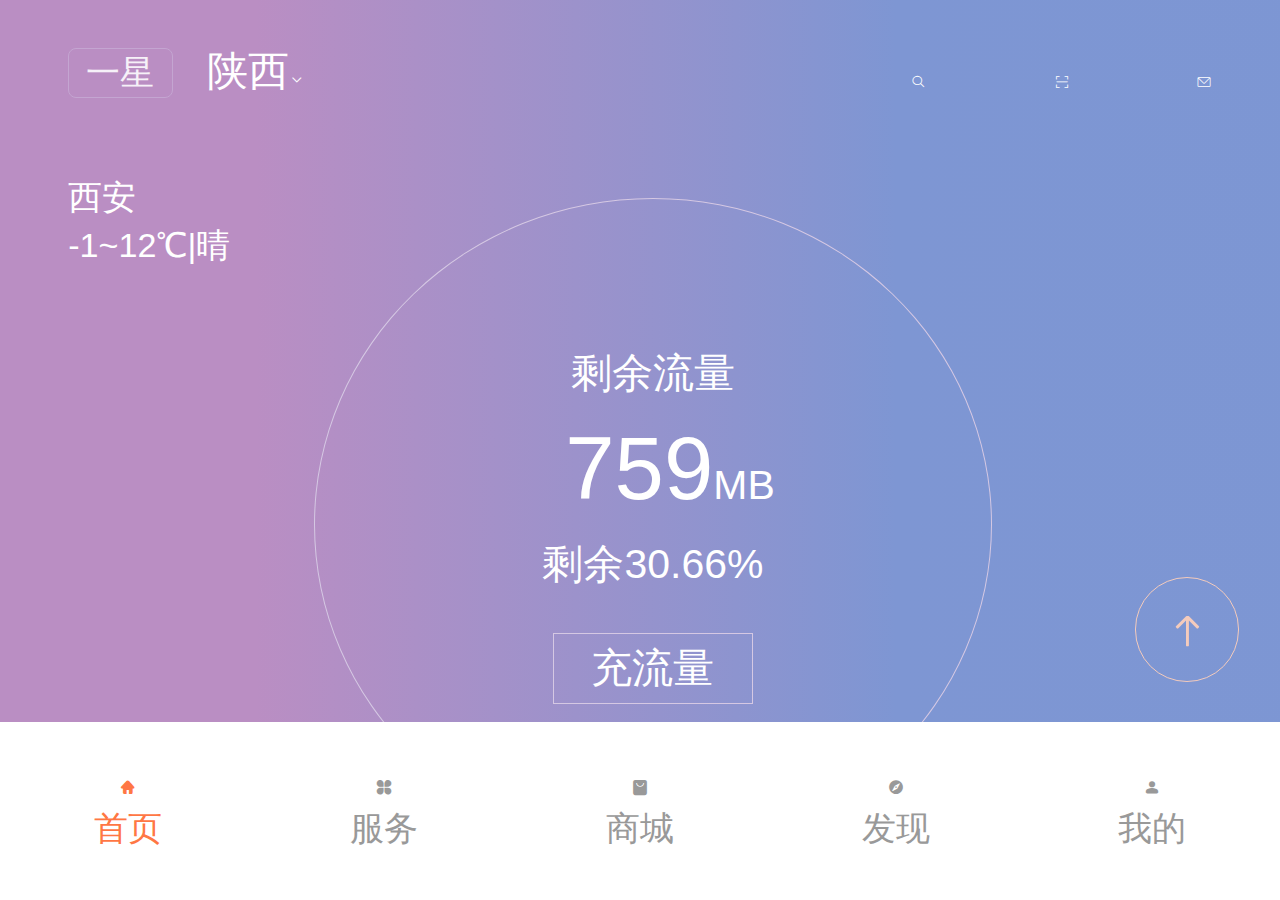
<file: index.html>
<!DOCTYPE html>
<html lang="en">
<head>
    <meta charset="UTF-8">
    <meta name="viewport" content="width=device-width, initial-scale=1.0">
    <meta http-equiv="X-UA-Compatible" content="ie=edge">
    <title>首页</title>
    <link rel="stylesheet" type="text/css" href="css/iconfont.css">
    <link rel="stylesheet" type="text/css" href="css/public.css">
    <link rel="stylesheet" href="css/index.css">

</head>
<body>
<!-- <p style="width:100px; border:1px solid #000;display: -webkit-box;-webkit-line-clamp:2;overflow: hidden; text-overflow:ellipsis;-webkit-box-orient: vertical;">
    积分兑换大了股份将尽快接单的阿克苏v那边高僧日上午雇个人 积分兑换大了股份将尽快接单的阿克苏v那边高僧日上午雇个人 积分兑换大了股份将尽快接单的阿克苏v那边高僧日上午雇个人 积分兑换大了股份将尽快接单的阿克苏v那边高僧日上午雇个人 积分兑换大了股份将尽快接单的阿克苏v那边高僧日上午雇个人
</p> -->

<!-- 头部  -->
    <header>
        <ul>
            <li>  
                <a href="##" class="header_a">一星</a>
                <a href="##" class="header_b">陕西<i class="iconfont icon-xiajiantou-copy"></i></a>
            </li>
            <li>
                <i class="iconfont icon-sousuo1-copy"></i>
                <i class="iconfont icon-saoyisao-copy"></i>
                <i class="iconfont icon-xiaoxi-copy"></i>
            </li>
        </ul>
 <!-- 固定 -->
    <ul class="guding">
        <li class="huafei">
            <a href="##">剩余话费</a>
            <p>0.00<span>元</span></p>
            <a href="##"><img src="img/nav01.jpg" alt=""></a>
        </li>
        <li class="huafei">
            <a href="##">剩余话费</a>
            <p>0.00<span>元</span></p>
            <a href="##"><img src="img/nav04.jpg" alt=""></a>
        </li>
        <li class="huafei">
            <a href="##">剩余话费</a>
            <p>0.00<span>元</span></p>
            <a href="##"><img src="img/nav03.jpg" alt=""></a>
        </li>
    </ul>
</header>

<div class="section">
    <div class="sec_top">
        <div class="liu">
            <div class="liu_top">
                <p>西安</p>
                <p>-1~12℃|晴</p>
            </div>
            <div>剩余流量<span>759</span>MB剩余30.66%<span>充流量</span></div>
        </div>
        <ul class="sec_aa">
            <li class="huafei">
                <a href="##">剩余话费</a>
                <p>0.00<span>元</span></p>
                <a href="##"><img src="img/nav01.jpg" alt=""></a>
            </li>
            <li class="huafei">
                <a href="##">剩余话费</a>
                <p>0.00<span>元</span></p>
                <a href="##"><img src="img/nav04.jpg" alt=""></a>
            </li>
            <li class="huafei">
                <a href="##">剩余话费</a>
                <p>0.00<span>元</span></p>
                <a href="##"><img src="img/nav03.jpg" alt=""></a>
            </li>
            <li class="huafei">
                <a href="##">剩余话费</a>
                <p>0.00<span>元</span></p>
                <a href="##"><img src="img/nav02.jpg" alt=""></a>
            </li>
        </ul>
    </div>

<!-- 套餐服务区 -->
    <nav>
        <div>
            <a href="##"><img src="img/tc01.jpg"/></a>
            <p>资费专区</p>
        </div>
        <div>
            <a href="##"><img src="img/tc04.jpg"/></a>
            <p>资费专区</p>
        </div>
        <div>
            <a href="##"><img src="img/tc02.jpg"/></a>
            <p>资费专区</p>
        </div>
        <div>
            <a href="##"><img src="img/tc01.jpg"/></a>
            <p>资费专区</p>
        </div>
        <div>
            <a href="##"><img src="img/tc02.jpg"/></a>
            <p>资费专区</p>
        </div>
        <div>
            <a href="##"><img src="img/tc03.jpg"/></a>
            <p>资费专区</p>
        </div>
        <div>
            <a href="##"><img src="img/tc04.jpg"/></a>
            <p>资费专区</p>
        </div>
        <div>
            <a href="##"><img src="img/tc01.jpg"/></a>
            <p>资费专区</p>
        </div>
    </nav>
    <div class="banner">
    </div>
<!-- 流量专区 -->
    <div class="cal">
        <div class="cal_head">
            <img src="img/zhong.jpg" alt="">
            <h3>流量专区</h3>
        </div>
        <div class="cal_bot">
            <a href="##">
                <img src="img/sec01.jpg" alt="">
                <span>订购立即生效，仅当天有效</span>
            </a>
            <a href="##">
                <img src="img/sec02.jpg" alt="">
                <span>订购立即生效，仅当天有效</span>
            </a>
            <a href="##">
                <img src="img/sec03.jpg" alt="">
                <span>订购立即生效，仅当天有效</span>
            </a>
            <a href="##">
                <img src="img/sec04.jpg" alt="">
                <span>订购立即生效，仅当天有效</span>
            </a>
        </div>
    </div>
<!-- 上网记录 -->
    <div class="sw">
        <a href="##">
            <img src="img/sw01.jpg">
            <p>上网记录</p>
        </a>
        <a href="##">
            <img src="img/sw02.jpg">
            <p>流量详单</p>
        </a>
        <a href="##">
            <img src="img/sw03.jpg">
            <p>流量提醒</p>
        </a>
        <a href="##">
            <img src="img/sw04.jpg">
            <p>我的流量包</p>
        </a>
    </div>
<!-- 热推 -->
    <div class="cal lq">
        <div class="cal_head">
            <img src="img/zhong01.jpg" alt="">
            <h3>热推业务</h3>
        </div>
        <div class="lq_a"></div>
        <ul class="et">
            <li>
                <img src="img/et01.jpg" alt="">
                <h3>升级4G</h3>
                <p class="kua">快速升级</p>
            </li>
            <li>
                <img src="img/et02.jpg" alt="">
                <h3>国际漫游</h3>
                <p class="gang">国际台港澳</p>
            </li>
            <li>
                <img src="img/et03.jpg" alt="">
                <h3>历史账单</h3>
                <p>消费记录明细</p>
            </li>
            <li>
                <img src="img/et02.jpg" alt="">
                <h3>通话详单</h3>
                <p class="xiang">通话详单明细</p>
            </li>
        </ul>   
    </div>
    <div class="cal lq bm">
        <div class="cal_head">
            <img src="img/zhong03.jpg" alt="">
            <h3>便民服务</h3>
        </div>
        <div class="lq_a bm_a">
            <div>
                <p>
                    <i class="iconfont icon-tubiao"></i>
                    <span>服务密码修改</span>
                </p>
                <p>忘记密码或密码过于简单，戳我</p>
                <a href="##">立即前往 <i class="iconfont icon-f10"></i></a>
            </div>
        </div>
        <ul class="bm_b">
            <li>
                <h3>电子发票</h3>
                <p>线上开票，绿色环保</p>
            </li>
            <li>
                <h3>通话设置</h3>
                <p>呼叫转移，保持设置</p>
            </li>
            <li>
                <h3>电子券兑换</h3>
                <p>联通电子券专区</p>
            </li>
        </ul>   
    </div>
<!-- 休闲娱乐 --> 
    <div class="cal lq yl">
        <div class="cal_head">
            <img src="img/zhong04.jpg" alt="">
            <h3>休闲娱乐</h3>
        </div>
        <div class="yule">
            <div>
                <img src="img/yl01.jpg" alt="">
                <p>笑场</p>
            </div>
            <div>
                <img src="img/yl02.jpg" alt="">
                <p>虚无的十字架</p>
            </div>
            <div>
                <img src="img/yl03.jpg" alt="">
                <p>向死而生：我修的死亡学分</p>
            </div>
            <div>
                <img src="img/yl02.jpg" alt="">
                <p>惊世医妃，腹黑</p>
            </div>
            <div>
                <img src="img/yl01.jpg" alt="">
                <p>笑场</p>
            </div>
        </div>
    </div>
<!-- 猜你喜欢 -->
<div class="cal lq yl font">
    <div class="cal_head">
        <img src="img/zhong04.jpg" alt="">
        <h3>猜你喜欢</h3>
    </div>
    <div class="font_a">
        <div>
            <p>余额查询</p>
            <img src="img/cai01.jpg" alt="">
        </div>
        <div>
            <p>账户余额</p>
            <img src="img/cai02.jpg" alt="">
        </div>
        <div>
            <p>沃之树</p>
            <img src="img/cai03.jpg" alt="">
        </div>
    </div>
</div>
<!-- 再没有了 -->
    <div class="none">
        <p>没有更多了</p>
    </div>
</div>  

<!-- 回到顶部 -->
    <div class="to_top">
        <i class="iconfont icon-jiantou-copy"></i>
    </div>
<!-- 底部 -->
    <footer>
        <a href="index.html">
            <i class="iconfont icon-shouye1-copy-copy" style="color:#ff7744"></i>
            <span>首页</span>
        </a>
        <a href="sever.html">
            <i class="iconfont icon-fuwuxiangmu"></i>
            <span>服务</span>
        </a>
        <a href="shopping.html">
            <i class="iconfont icon-shangcheng2"></i>
            <span>商城</span>
        </a>
        <a href="find.html">
            <i class="iconfont icon-faxian"></i>
            <span>发现</span>
        </a>
        <a href="my.html">
            <i class="iconfont icon-wode"></i>
            <span>我的</span>
        </a>
    </footer>
</body>
</html>
<!-- <script src="https://code.jquery.com/jquery-3.3.1.min.js"></script> -->
<script src="js/jquery-1.8.3.js"></script>
<script src="js/slider.js"></script>
<script> 
        //回到顶部
        $(".to_top").click(function(){
            $("html,body").animate({scrollTop:0},500);
        });
    $(function(){
         $('#to_top').click(function(){
             $("html,body").animate({scrollTop: 0},'slow');
         });
         $(window).scroll(function(){
            console.log($(window).scrollTop());
            if($(window).scrollTop()>250){
                $(".guding").css({"display":"block"});
            }else{
                $(".guding").css({"display":"none"});
            }
        })
    });

// 跳转到流量包
    $(".cal_head h3").click(function(){
        window.open("taocan.html");
    })
//  轮播图
    let s1= new Slider($(".banner"),100,100,["",""],["img/banner01.jpg","img/banner01.jpg","img/banner01.jpg","img/banner01.jpg"],5,"#b6a2d7","#fff",true,1,3000);
</script>
</file>
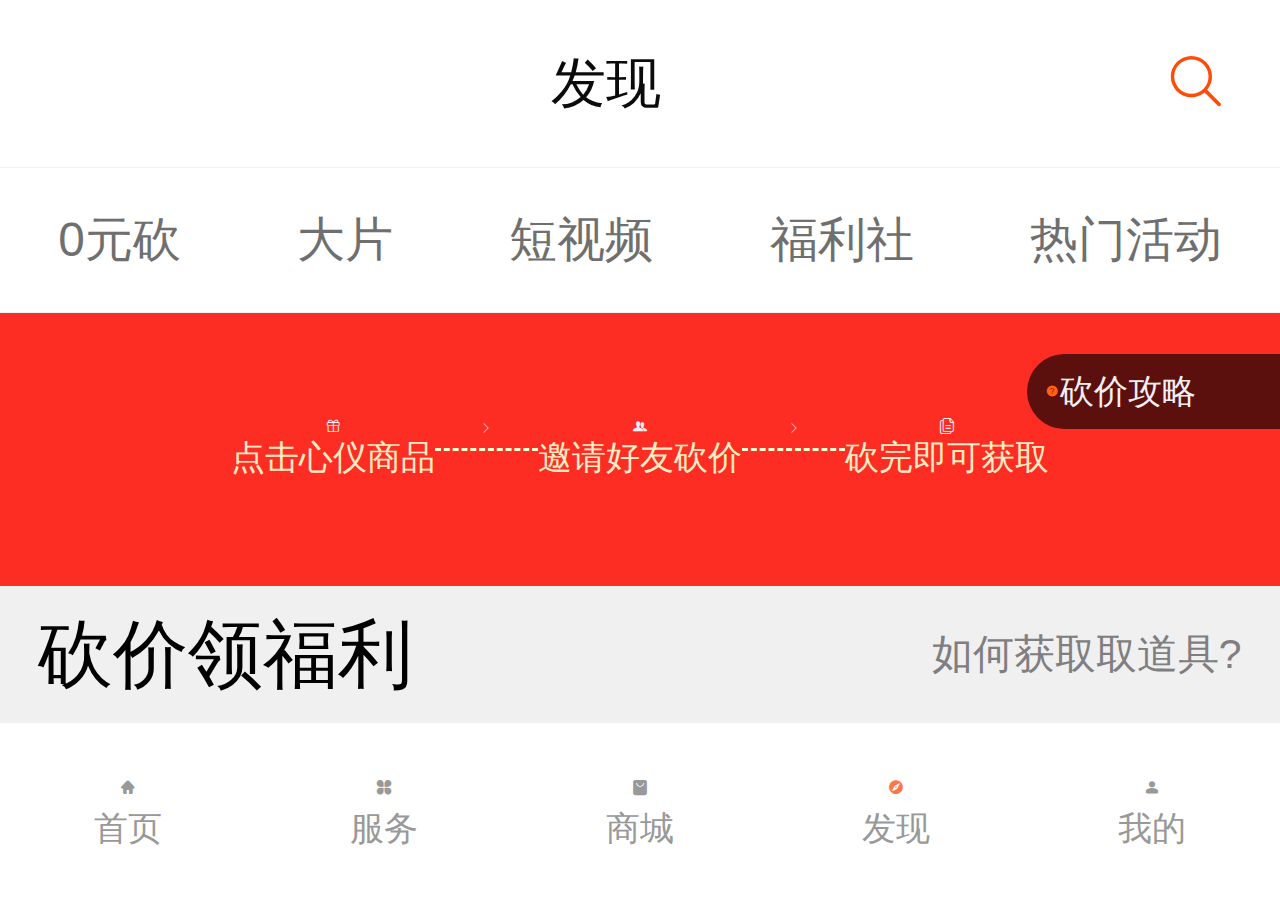
<file: find.html>
<!DOCTYPE html>
<html lang="en">
<head>
    <meta charset="UTF-8">
    <meta name="viewport" content="width=device-width, initial-scale=1.0">
    <meta http-equiv="X-UA-Compatible" content="ie=edge">
    <title>发现</title>
    <link rel="stylesheet" href="css/iconfont.css">
    <link rel="stylesheet" href="css/public.css">
    <link rel="stylesheet" href="css/find.css">
</head>
<body>
    <header>
        <p>发现<i class="iconfont icon-sousuo1"></i></p>
    </header>
    <div class="fixed">
        <ul class="nav">
            <li><a href="##">0元砍</a></li>
            <li><a href="##">大片</a></li>
            <li><a href="##">短视频</a></li>
            <li><a href="##">福利社</a></li>
            <li><a href="##">热门活动</a></li>
        </ul>
        <nav>
            <div class="nav_a">
                <i class="iconfont icon-liwu"></i>
                <a href="##">点击心仪商品</a>
            </div>
            <div class="nav_a nav_b">
                <i class=" iconfont icon-mjiantou-copy1"></i>
            </div>
            <div class="nav_a">
                <i class="iconfont icon-guanyuwomen"></i>
                <a href="##">邀请好友砍价</a>
            </div>
            <div class="nav_a nav_b">
                <i class=" iconfont icon-mjiantou-copy1"></i>
            </div>
            <div class="nav_a">
                <i class=" iconfont icon-wenjian"></i>
                <a href="##">砍完即可获取</a>
            </div>
            <p class="way">
                <i class="iconfont icon-wenhao"></i>
                <span>砍价攻略</span>
            </p>
        </nav>
        <div class="can">
            <p>砍价领福利<span>如何获取取道具?</span></p>
        </div>
        <ul class="canjia">
            <li>
                <div class="canjia_aa">
                    <img src="img/canjia01.jpg" alt="">
                </div>
                <div class="canjia_bb">
                    <h3>1GB流量日包</h3>
                    <p class="yuan">原价5元，最低可砍至0元</p>
                    <p class="xian">限量16000元</p>
                </div>
                <span>砍价免费领</span>
            </li>
            <li>
                <div class="canjia_aa">
                    <img src="img/goods01.jpg" alt="">
                </div>
                <div class="canjia_bb">
                    <h3>喜马拉雅FM会员</h3>
                    <p class="yuan">原价38元，最低可砍至0元</p>
                    <p class="xian">限量限量90份</p>
                </div>
                <span>砍价免费领</span>
            </li>
            <li>
                <div class="canjia_aa">
                    <img src="img/goods02.jpg" alt="">
                </div>
                <div class="canjia_bb">
                    <h3>500金币</h3>
                    <p class="yuan">原价5元，最低可砍至0元</p>
                    <p class="xian">限量5000元</p>
                </div>
                <span>砍价免费领</span>
            </li>
            <li>
                <div class="canjia_aa">
                    <img src="img/goods.jpg" alt="">
                </div>
                <div class="canjia_bb">
                    <h3>1GB流量日包</h3>
                    <p class="yuan">原价5元，最低可砍至0元</p>
                    <p class="xian">限量16000元</p>
                </div>
                <span>砍价免费领</span>
            </li>
            <li>
                <div class="canjia_aa">
                    <img src="img/goods.jpg" alt="">
                </div>
                <div class="canjia_bb">
                    <h3>1GB流量日包</h3>
                    <p class="yuan">原价5元，最低可砍至0元</p>
                    <p class="xian">限量16000元</p>
                </div>
                <span>砍价免费领</span>
            </li>
            <li>
                <div class="canjia_aa">
                    <img src="img/goods.jpg" alt="">
                </div>
                <div class="canjia_bb">
                    <h3>1GB流量日包</h3>
                    <p class="yuan">原价5元，最低可砍至0元</p>
                    <p class="xian">限量16000元</p>
                </div>
                <span>砍价免费领</span>
            </li>
        </ul>
        <div class="cangoods">
            <span>砍价商品</span>
            <span>我的砍价</span>
        </div>
    </div>
<!-- 底部 -->
<footer>
    <a href="index.html">
        <i class="iconfont icon-shouye1-copy-copy" ></i>
        <span>首页</span>
    </a>
    <a href="sever.html">
        <i class="iconfont icon-fuwuxiangmu"></i>
        <span>服务</span>
    </a>
    <a href="shopping.html">
        <i class="iconfont icon-shangcheng2"></i>
        <span>商城</span>
    </a>
    <a href="find.html">
        <i class="iconfont icon-faxian" style="color:#ff7744"></i>
        <span>发现</span>
    </a>
    <a href="my.html">
        <i class="iconfont icon-wode"></i>
        <span>我的</span>
    </a>
</footer>    
</body>
</html>
</file>
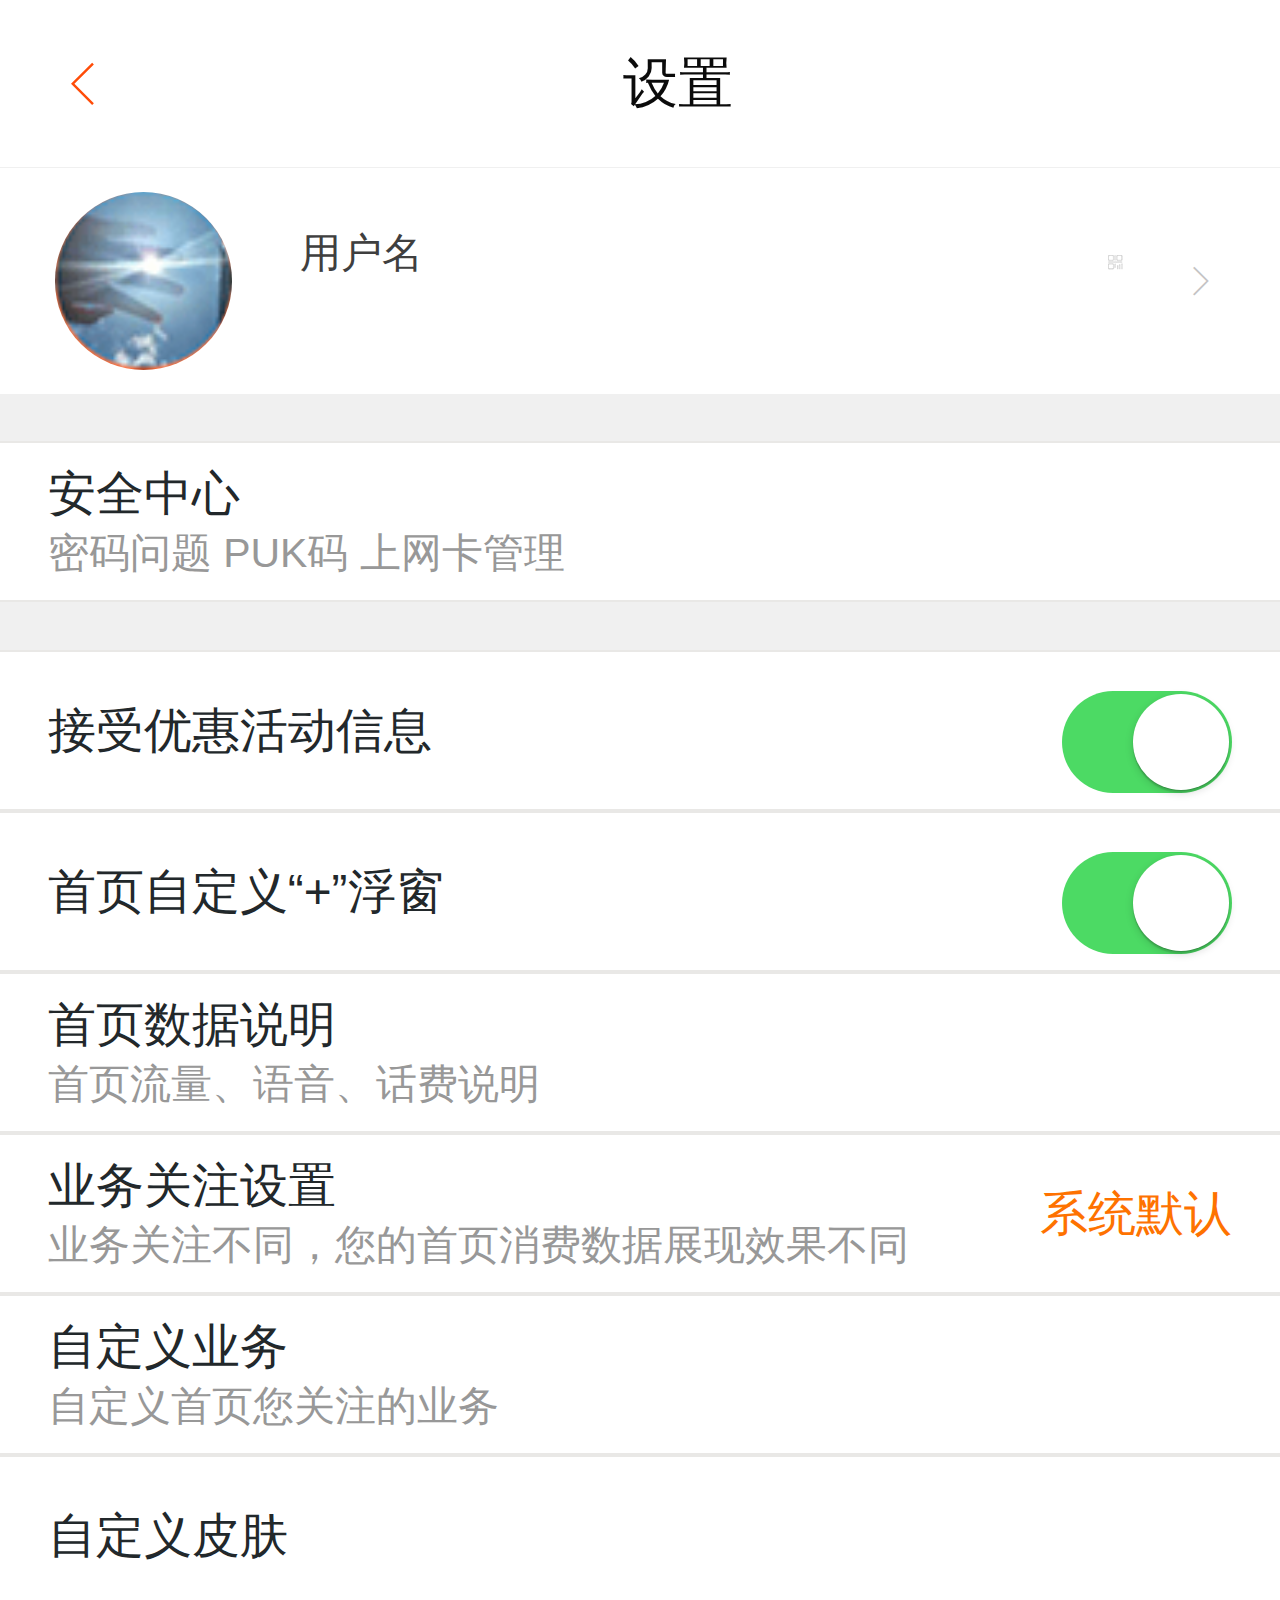
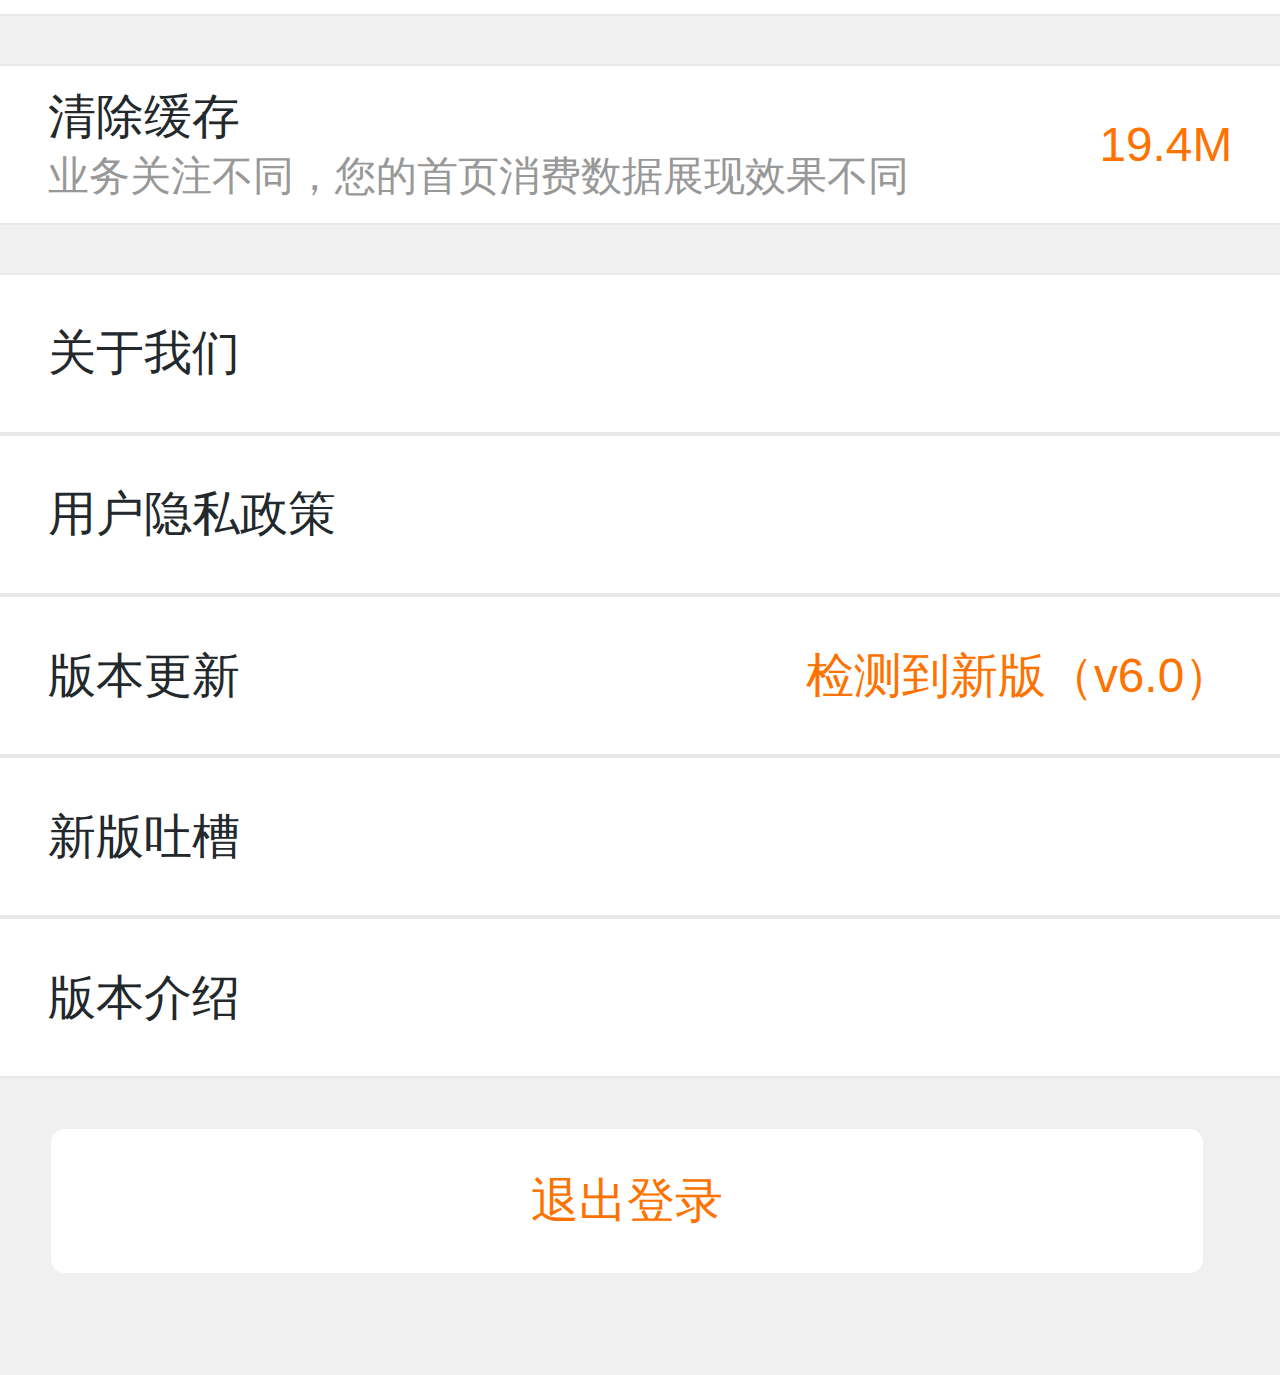
<file: reset.html>
<!DOCTYPE html>
<html lang="en">
<head>
    <meta charset="UTF-8">
    <meta name="viewport" content="width=device-width, initial-scale=1.0">
    <meta http-equiv="X-UA-Compatible" content="ie=edge">
    <title>设置</title>
    <link rel="stylesheet" href="css/iconfont.css">
    <link rel="stylesheet" href="css/public.css">
    <link rel="stylesheet" href="css/reset.css">
</head>
<body>
    <header>
        <i class="iconfont icon-mjiantou-copy"></i>
        <p>设置</p>
    </header>
<section>
    <div class="xiug">
        <div class="xiug_left">
            <img src="img/imgs1.jpg" alt="">
            <p>用户名</p>
        </div>
        <div class="xiug_right">
            <img src="img/she.jpg" alt="">
            <i class="iconfont icon-mjiantou-copy1"></i>
        </div>
    </div>
    <div class="safe safe_a">
        <div class="safe_aa">
            <p>安全中心</p>
            <p>密码问题  PUK码 上网卡管理</p>
        </div>
    </div>
    <div class="safe ">
        <div class="safe_aa">
            <p>接受优惠活动信息</p>
        </div>
        <div class="safe_right xf">
            <span>
                <input type="checkbox" id="1" class="checkbox">
                <label class="switch" for="1"></label>
            </span>
        </div>
    </div>
    <div class="safe">
        <div class="safe_aa">
            <p>首页自定义“+”浮窗</p>
        </div>
        <div class="safe_right xf">
            <span>
                <input type="checkbox" id="1" class="checkbox">
                <label class="switch" for="1"></label>
            </span>
        </div>
    </div>
    <div class="safe">
        <div class="safe_aa">
            <p>首页数据说明</p>
            <p>首页流量、语音、话费说明</p>
        </div>
    </div>
    <div class="safe business">
        <div class="safe_aa">
            <p>业务关注设置 </p>
            <p>业务关注不同，您的首页消费数据展现效果不同</p>
        </div>
        <div class="safe_right">
            <span>系统默认</span>
        </div>
    </div>
    <div class="safe">
        <div class="safe_aa">
            <p>自定义业务</p>
            <p>自定义首页您关注的业务</p>
        </div>
    </div>
    <div class="safe">
        <div class="safe_aa">
            <p>自定义皮肤</p>
        </div>
    </div>
    <div class="safe busines safe_a">
        <div class="safe_aa ">
            <p>清除缓存</p>
            <p>业务关注不同，您的首页消费数据展现效果不同</p>
        </div>
        <div class="safe_right">
            <span>19.4M</span>
        </div>
    </div>
    <div class="safe ">
        <p>关于我们</p>
    </div>
    <div class="safe ">
        <p>用户隐私政策</p>
    </div>
    <div class="safe ">
        <div class="safe_aa">
            <p>版本更新</p>
        </div>
        <div class="safe_right">
            <span>检测到新版（v6.0）</span>
        </div>
    </div>
    <div class="safe ">
        <p>新版吐槽</p>
    </div>
    <div class="safe ">
        <p>版本介绍</p>
    </div>
    <div class="end">退出登录</div>
</section>
</body>
</html>
<script src="js/jquery-1.8.3.js"></script>
<script>
    $(".icon-mjiantou-copy").click(function(){
        location.href = 'my.html';
    })
</script>
</file>
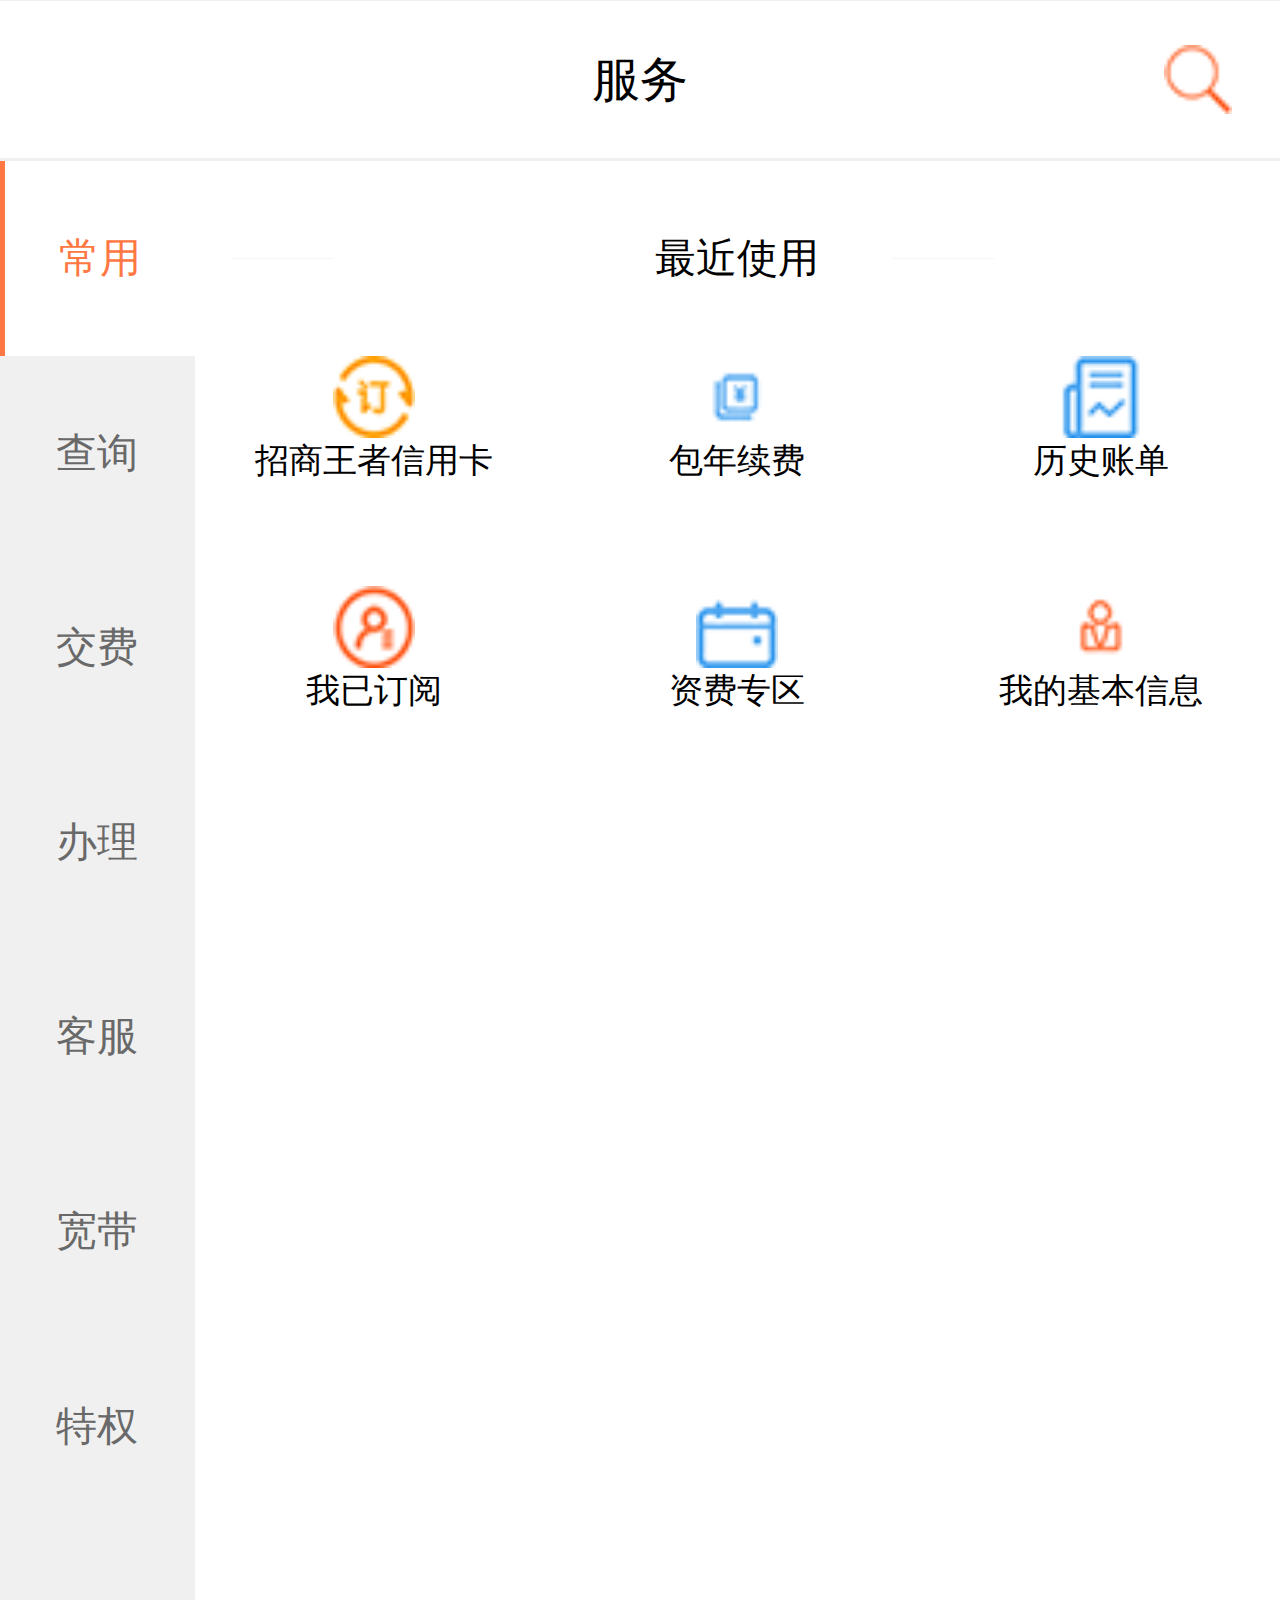
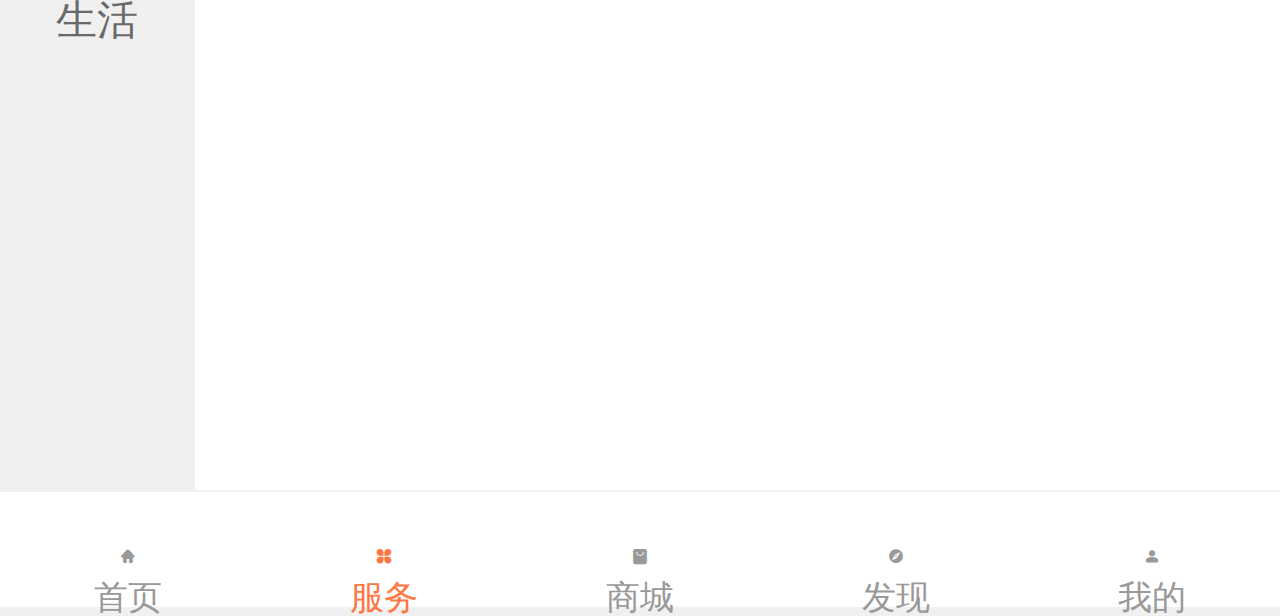
<file: sever.html>
<!DOCTYPE html>
<html lang="en">
<head>
    <meta charset="UTF-8">
    <meta name="viewport" content="width=device-width, initial-scale=1.0">
    <meta http-equiv="X-UA-Compatible" content="ie=edge">
    <link rel="stylesheet" type="text/css" href="css/iconfont.css">
    <link rel="stylesheet" href="css/public.css">
    <link rel="stylesheet" href="css/sever.css">
    <title>服务</title>
</head>
<body>
    <header>
        <p>服务</p>
        <img src="img/sou.jpg" alt="">
    </header>
<!-- 侧边导航 -->
<div class="big_box">
    <ul class = "aside">
        <li class="act">常用</li>
        <li>查询</li>
        <li>交费</li>
        <li>办理</li>
        <li>客服</li>
        <li>宽带</li>
        <li>特权</li>
        <li>生活</li>
    </ul>
    <ul class="action">
        <li class="right_a right_b">
            <div class="top_a">
                <span class="sp"></span>
                <span>最近使用</span>
                <span class="sp"></span>
            </div>
            <ul class="action_a">
                <li class="top_b">
                    <img src="img/right01.jpg" alt="">
                    <p>招商王者信用卡</p>
                </li>
                <li class="top_b">
                    <img src="img/right02.jpg" alt="">
                    <p>包年续费</p>
                </li>
                <li class="top_b">
                    <img src="img/right03.jpg" alt="">
                    <p>历史账单</p>
                </li>
                <li class="top_b">
                    <img src="img/right04.jpg" alt="">
                    <p>我已订阅</p>
                </li>
                <li class="top_b">
                    <img src="img/right05.jpg" alt="">
                    <p>资费专区</p>
                </li>
                <li class="top_b">
                    <img src="img/right06.jpg" alt="">
                    <p>我的基本信息</p>
                </li>
            </ul>
        </li>
        <li class="right_a">
            <div class="top_a">
                <span class="sp"></span>
                <span>基础业务查询</span>
                <span class="sp"></span>
            </div>
            <ul class="action_a">
                <li class="top_b">
                    <img src="img/right07.jpg" alt="">
                    <p>我的基本信息</p>
                </li>
                <li class="top_b">
                    <img src="img/right06.jpg" alt="">
                    <p>余额查询</p>
                </li>
                <li class="top_b">
                    <img src="img/right05.jpg" alt="">
                    <p>积分查询</p>
                </li>
                <li class="top_b">
                    <img src="img/right04.jpg" alt="">
                    <p>业务办理记录</p>
                </li>
                <li class="top_b">
                    <img src="img/right01.jpg" alt="">
                    <p>电子发票</p>
                </li>
                <li class="top_b">
                    <img src="img/right01.jpg" alt="">
                    <p>电子受理单查询</p>
                </li>
            </ul>
        </li>
        <li class="right_a">
            <div class="top_a">
                <span class="sp"></span>
                <span>交费</span>
                <span class="sp"></span>
            </div>
            <ul class="action_a">
                <li class="top_b">
                    <img src="img/right01.jpg" alt="">
                    <p>交费充值</p>
                </li>
                <li class="top_b">
                    <img src="img/right04.jpg" alt="">
                    <p>交费订单</p>
                </li>
                <li class="top_b">
                    <img src="img/right02.jpg" alt="">
                    <p>话费代扣</p>
                </li>
                <li class="top_b">
                    <img src="img/right07.jpg" alt="">
                    <p>永不停机</p>
                </li>
                <li class="top_b">
                    <img src="img/right02.jpg" alt="">
                    <p>亲密充</p>
                </li>
                <li class="top_b">
                    <img src="img/right01.jpg" alt="">
                    <p>购卡</p>
                </li>
            </ul>
        </li>
        <li class="right_a">
            <div class="top_a">
                <span class="sp"></span>
                <span>实名登记专栏</span>
                <span class="sp"></span>
            </div>
            <ul class="action_a">
                <li class="top_b">
                    <img src="img/right02.jpg" alt="">
                    <p>通话设置</p>
                </li>
                <li class="top_b">
                    <img src="img/right04.jpg" alt="">
                    <p>找回服务密码</p>
                </li>
                <li class="top_b">
                    <img src="img/right07.jpg" alt="">
                    <p>停机保号/复机</p>
                </li>
                <li class="top_b">
                    <img src="img/right05.jpg" alt="">
                    <p>修改服务密码</p>
                </li>
            </ul>
            <div class="top_a">
                <span class="sp"></span>
                <span>实名登记专栏</span>
                <span class="sp"></span>
            </div>
            <ul class="action_a">
                <li class="top_b">
                    <img src="img/right03.jpg" alt="">
                    <p>通话设置</p>
                </li>
                <li class="top_b">
                    <img src="img/right02.jpg" alt="">
                    <p>找回服务密码</p>
                </li>
                <li class="top_b">
                    <img src="img/right06.jpg" alt="">
                    <p>停机保号/复机</p>
                </li>
                <li class="top_b">
                    <img src="img/right04.jpg" alt="">
                    <p>修改服务密码</p>
                </li>
                <li class="top_b">
                    <img src="img/right03.jpg" alt="">
                    <p>通话设置</p>
                </li>
                <li class="top_b">
                    <img src="img/right02.jpg" alt="">
                    <p>找回服务密码</p>
                </li>
                <li class="top_b">
                    <img src="img/right06.jpg" alt="">
                    <p>停机保号/复机</p>
                </li>
                <li class="top_b">
                    <img src="img/right04.jpg" alt="">
                    <p>修改服务密码</p>
                </li>
                <li class="top_b">
                    <img src="img/right04.jpg" alt="">
                    <p>修改服务密码</p>
                </li>
            </ul>
            <div class="top_a">
                <span class="sp"></span>
                <span>实名登记专栏</span>
                <span class="sp"></span>
            </div>
            <ul class="action_a">
                <li class="top_b">
                    <img src="img/right03.jpg" alt="">
                    <p>通话设置</p>
                </li>
                <li class="top_b">
                    <img src="img/right02.jpg" alt="">
                    <p>找回服务密码</p>
                </li>
                <li class="top_b">
                    <img src="img/right06.jpg" alt="">
                    <p>停机保号/复机</p>
                </li>
                <li class="top_b">
                    <img src="img/right04.jpg" alt="">
                    <p>修改服务密码</p>
                </li>
                <li class="top_b">
                    <img src="img/right03.jpg" alt="">
                    <p>通话设置</p>
                </li>
                <li class="top_b">
                    <img src="img/right02.jpg" alt="">
                    <p>找回服务密码</p>
                </li>
                <li class="top_b">
                    <img src="img/right06.jpg" alt="">
                    <p>停机保号/复机</p>
                </li>
                <li class="top_b">
                    <img src="img/right04.jpg" alt="">
                    <p>修改服务密码</p>
                </li>
                <li class="top_b">
                    <img src="img/right04.jpg" alt="">
                    <p>修改服务密码</p>
                </li>
            </ul>
        </li>
        <li class="right_a">
            <div class="top_a">
                <span class="sp"></span>
                <span>投诉与网络反馈</span>
                <span class="sp"></span>
            </div>
            <ul class="action_a">
                <li class="top_b">
                    <img src="img/right01.jpg" alt="">
                    <p>客服</p>
                </li>
                <li class="top_b">
                    <img src="img/right01.jpg" alt="">
                    <p>历史账单</p>
                </li>
                <li class="top_b">
                    <img src="img/right01.jpg" alt="">
                    <p>历史账单</p>
                </li>
                <li class="top_b">
                    <img src="img/right01.jpg" alt="">
                    <p>历史账单</p>
                </li>
                <li class="top_b">
                    <img src="img/right01.jpg" alt="">
                    <p>历史账单</p>
                </li>
                <li class="top_b">
                    <img src="img/right01.jpg" alt="">
                    <p>历史账单</p>
                </li>
            </ul>
        </li>
        <li class="right_a">
            <div class="top_a">
                <span class="sp"></span>
                <span>宽带查询服务</span>
                <span class="sp"></span>
            </div>
            <ul class="action_a">
                <li class="top_b">
                    <img src="img/right01.jpg" alt="">
                    <p>宽带保障</p>
                </li>
                <li class="top_b">
                    <img src="img/right04.jpg" alt="">
                    <p>包年续费</p>
                </li>
                <li class="top_b">
                    <img src="img/right02.jpg" alt="">
                    <p>联系人修改</p>
                </li>
                <li class="top_b">
                    <img src="img/right07.jpg" alt="">
                    <p>找回网上密码</p>
                </li>
                <li class="top_b">
                    <img src="img/right02.jpg" alt="">
                    <p>合约期查询</p>
                </li>
                <li class="top_b">
                    <img src="img/right01.jpg" alt="">
                    <p>电子发票</p>
                </li>
            </ul>
        </li>
        <li class="right_a">
            <div class="top_a">
                <span class="sp"></span>
                <span>特权</span>
                <span class="sp"></span>
            </div>
            <ul class="action_a">
                <li class="top_b">
                    <img src="img/right01.jpg" alt="">
                    <p>交费充值</p>
                </li>
                <li class="top_b">
                    <img src="img/right04.jpg" alt="">
                    <p>交费订单</p>
                </li>
                <li class="top_b">
                    <img src="img/right02.jpg" alt="">
                    <p>话费代扣</p>
                </li>
                <li class="top_b">
                    <img src="img/right07.jpg" alt="">
                    <p>永不停机</p>
                </li>
                <li class="top_b">
                    <img src="img/right02.jpg" alt="">
                    <p>亲密充</p>
                </li>
                <li class="top_b">
                    <img src="img/right01.jpg" alt="">
                    <p>购卡</p>
                </li>
            </ul>
        </li>
        <li class="right_a">
            <div class="top_a">
                <span class="sp"></span>
                <span>联通服务</span>
                <span class="sp"></span>
            </div>
            <ul class="action_a">
                <li class="top_b">
                    <img src="img/right01.jpg" alt="">
                    <p>附近营业厅</p>
                </li>
                <li class="top_b">
                    <img src="img/right04.jpg" alt="">
                    <p>号码归属地</p>
                </li>
                <li class="top_b">
                    <img src="img/right02.jpg" alt="">
                    <p>通讯录</p>
                </li>
                <li class="top_b">
                    <img src="img/right07.jpg" alt="">
                    <p>听歌</p>
                </li>
                <li class="top_b">
                    <img src="img/right02.jpg" alt="">
                    <p>看视频</p>
                </li>
                <li class="top_b">
                    <img src="img/right01.jpg" alt="">
                    <p>读书</p>
                </li>
            </ul>
            <div class="top_a">
                <span class="sp"></span>
                <span>联通服务</span>
                <span class="sp"></span>
            </div>
            <ul class="action_a">
                <li class="top_b">
                    <img src="img/right01.jpg" alt="">
                    <p>附近营业厅</p>
                </li>
                <li class="top_b">
                    <img src="img/right04.jpg" alt="">
                    <p>号码归属地</p>
                </li>
                <li class="top_b">
                    <img src="img/right02.jpg" alt="">
                    <p>通讯录</p>
                </li>
                <li class="top_b">
                    <img src="img/right07.jpg" alt="">
                    <p>听歌</p>
                </li>
                <li class="top_b">
                    <img src="img/right02.jpg" alt="">
                    <p>看视频</p>
                </li>
                <li class="top_b">
                    <img src="img/right01.jpg" alt="">
                    <p>读书</p>
                </li>
            </ul>
        </li>
        <li class="right_a">
            <div class="top_a">
                <span class="sp"></span>
                <span>交费</span>
                <span class="sp"></span>
            </div>
            <ul class="action_a">
                <li class="top_b">
                    <img src="img/right01.jpg" alt="">
                    <p>交费充值</p>
                </li>
                <li class="top_b">
                    <img src="img/right04.jpg" alt="">
                    <p>交费订单</p>
                </li>
                <li class="top_b">
                    <img src="img/right02.jpg" alt="">
                    <p>话费代扣</p>
                </li>
                <li class="top_b">
                    <img src="img/right07.jpg" alt="">
                    <p>永不停机</p>
                </li>
                <li class="top_b">
                    <img src="img/right02.jpg" alt="">
                    <p>亲密充</p>
                </li>
                <li class="top_b">
                    <img src="img/right01.jpg" alt="">
                    <p>购卡</p>
                </li>
            </ul>
        </li>
    </ul>
</div>  
<!-- 底部 -->
<footer>
    <a href="index.html">
        <i class="iconfont icon-shouye1-copy-copy"></i>
        <span>首页</span>
    </a>
    <a href="sever.html">
        <i class="iconfont icon-fuwuxiangmu" style="color:#ff7744"></i>
        <span style="color:#ff7744">服务</span>
    </a>
    <a href="shopping.html">
        <i class="iconfont icon-shangcheng2"></i>
        <span>商城</span>
    </a>
    <a href="find.html">
        <i class="iconfont icon-faxian"></i>
        <span>发现</span>
    </a>
    <a href="my.html">
        <i class="iconfont icon-wode"></i>
        <span>我的</span>
    </a>
</footer>
</body>
</html>
<script src="js/jquery-1.8.3.js"></script>
<script>
    
    $('.big_box .aside li').mouseover(function(){
        $(this).addClass("act").siblings().removeClass();
        var i = $(this).index();
        $(".right_a").eq(i).show().siblings().hide();
    }).hover(function(){
        $(this).addClass("act");
    }),function(){
        $(this).removeClass("act");
    } 
</script>
</file>
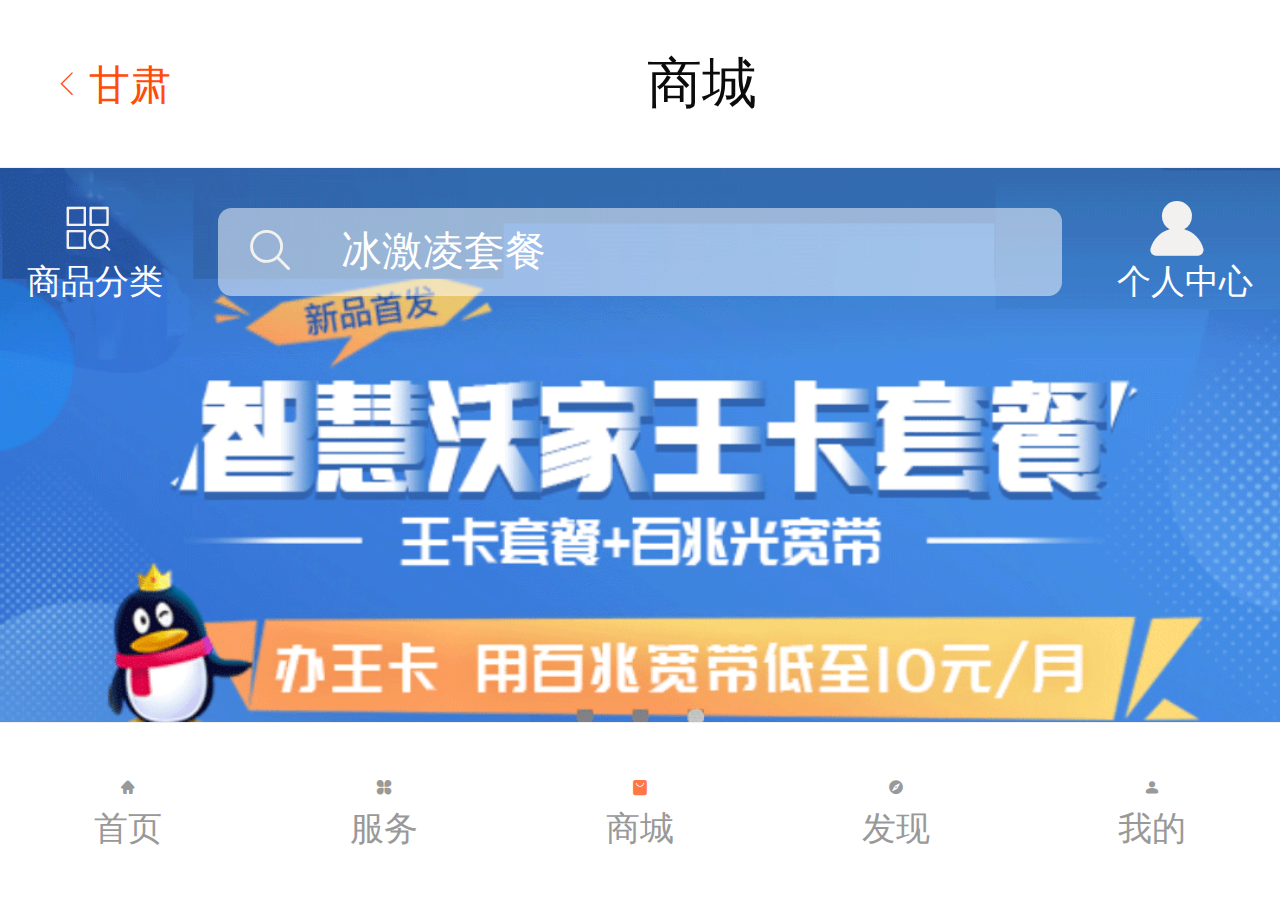
<file: shopping.html>
<!DOCTYPE html>
<html lang="en">
<head>
    <meta charset="UTF-8">
    <meta name="viewport" content="width=device-width, initial-scale=1.0">
    <meta http-equiv="X-UA-Compatible" content="ie=edge">
    <title>商城</title>
    <link rel="stylesheet" href="css/iconfont.css">
    <link rel="stylesheet" href="css/public.css">
    <link rel="stylesheet" href="css/shopping.css">
</head>
<body>
    <header>
        <i class="iconfont icon-mjiantou-copy">甘肃</i>
        <p>商城</p>
    </header>
    <!-- 圣杯 -->
    <div class="fixed">
        <div class="banner">
            <ul class="head">
                <li class="input_a">
                    <i class="iconfont icon-shangpinfenlei"></i>
                    <span>商品分类</span>
                </li>
                <li >
                    <i class="iconfont icon-sousuo1-copy"></i>
                    <input type="text" placeholder="冰激凌套餐">
                </li>
                <li class="input_a">
                    <i class="iconfont icon-wode1"></i>
                    <span>个人中心</span>
                </li>
            </ul>
        </div>
        <ul class="select">
            <li>
                <img src="img/xh01.jpg" alt="">
                <p>选靓号</p>
            </li>
            <li>
                <img src="img/xh02.jpg" alt="">
                <p>选套餐</p>
            </li>
            <li>
                <img src="img/xh03.jpg" alt="">
                <p>买手机</p>
            </li>
            <li>
                <img src="img/xh04.jpg" alt="">
                <p>装宽带</p>
            </li>
        </ul>
        <div class="notice">
            <div class="kb"></div>
            <ul class="banner_b">
                <li class="notice_active_ch">
                    <p>暂无公告</p>
                </li>
                <li class="notice_active_ch"> 
                    <p>暂无公告</p>
                </li> 
            </ul>
            <div class="banner_img">
                <a href="##">更多</a>
            </div>
        </div>
        <div class="cal">
            <div class="cal_head">
                <img src="img/zhong05.jpg" alt="">
                <h3>热销套餐</h3>
            </div>
            <div class="lq_a"></div>
            <div class="et">
                <div class="et_top">
                    <img src="img/rh01.jpg" alt="">
                    <div class="et_middle">
                        <p class="et_a">大/小冰神卡</p>
                        <p class="kua">国内流量/语音放心用</p>
                    </div>
                    <p class="et_price">￥<span>50</span>起</p>
                </div>
                <div class="et_top">
                    <img src="img/rh01.jpg" alt="">
                    <div class="et_middle">
                        <p class="et_a">腾讯网卡</p>
                        <p class="kua">免费体验 百款APP免流</p>
                    </div>
                    <p class="et_price">￥<span>0</span>起</p>
                </div>
                <div class="et_top">
                    <img src="img/rh01.jpg" alt="">
                    <div class="et_middle">
                        <p class="et_a">大冰神卡团购</p>
                        <p class="kua">月费低至7折</p>
                    </div>
                    <p class="et_price"><span>0</span>起</p>
                </div>
                <div class="more et_top">
                    <img class="et_img" src="img/more.jpg" alt="">
                    <div class="more_end">查看更多</div>
                </div>
            </div>   
        </div>
        <div class="lq_b"></div>
        <div class="cal ">
            <div class="cal_head cal_left">
                <img src="img/zhong06.jpg" alt="">
                <h3>上网卡热销</h3>
            </div>
            <div class="cal_right">
                <span>更多</span>
                <i class="iconfont icon-mjiantou-copy1"></i>
            </div>
            <div class="int_car">
                <div class="int_car_list">
                    <div class="car_img">
                        <img src="img/car01.jpg" alt="">
                    </div>
                    <div class="car_list">
                        <p>5元包月</p>
                        <p>100M国内流量</p>
                    </div>
                </div>
                <div class="int_car_list">
                    <div class="car_img">
                        <img src="img/car01.jpg" alt="">
                    </div>
                    <div class="car_list">
                        <p>5元包月</p>
                        <p>100M国内流量</p>
                    </div>
                </div>
                <div class="int_car_list">
                    <div class="car_img">
                        <img src="img/car01.jpg" alt="">
                    </div>
                    <div class="car_list">
                        <p>5元包月</p>
                        <p>100M国内流量</p>
                    </div>
                </div>
                <div class="int_car_list">
                    <div class="car_img">
                        <img src="img/car01.jpg" alt="">
                    </div>
                    <div class="car_list">
                        <p>5元包月</p>
                        <p>100M国内流量</p>
                    </div>
                </div>
            </div>
        </div>
        <div class="cal flag">
            <div class="cal_head cal_left " id="flag_top">
                <img src="img/zhong07.jpg" alt="">
                <h3 style="color:#fe7a82">靓号专区</h3>
            </div>
            <div class="cal_right">
                <span>更多</span>
                <i class="iconfont icon-mjiantou-copy1"></i>
            </div>
            <div class="table">
                <div class="td">
                    <div class="city">兰州<i calss="iconfont icon-xiajiantou-copy"></i></div>
                    <div class="ph_city">号码类型<i class="iconfont icon-xiajiantou"></i></div>
                    <div class="ph_re"><i class="iconfont icon-huanyipi"></i>换一批</div>
                </div>
                <ul class="tb">
                    <li class="phone">
                        <p>166 0944<span>7206</span></p>
                        <p>冰神卡</p>
                    </li>
                    <li class="phone">
                        <p>166 0944<span>7206</span></p>
                        <p>冰神卡</p>
                    </li>
                    <li class="phone">
                        <p>166 0944<span>7206</span></p>
                        <p>冰神卡</p>
                    </li>
                    <li class="phone">
                        <p>166 0944<span>7206</span></p>
                        <p>冰神卡</p>
                    </li>
                    <li class="phone">
                        <p>166 0944<span>7206</span></p>
                        <p>冰神卡</p>
                    </li>
                    <li class="phone">
                        <p>166 0944<span>7206</span></p>
                        <p>冰神卡</p>
                    </li>
                </ul>
            </div>
        </div>
    </div>
    <!-- 在线导购 -->
    <div class="linten">
        <i></i>
    </div>
    <!-- 底部 -->
    <footer>
        <a href="index.html">
            <i class="iconfont icon-shouye1-copy-copy"></i>
            <span>首页</span>
        </a>
        <a href="sever.html">
            <i class="iconfont icon-fuwuxiangmu"></i>
            <span>服务</span>
        </a>
        <a href="shopping.html">
            <i class="iconfont icon-shangcheng2"  style="color:#ff7744"></i>
            <span>商城</span>
        </a>
        <a href="find.html">
            <i class="iconfont icon-faxian"></i>
            <span>发现</span>
        </a>
        <a href="my.html">
            <i class="iconfont icon-wode"></i>
            <span>我的</span>
        </a>
    </footer>
</body>
</html>
<script src="js/jquery-1.8.3.js"></script>
<script src="js/slider.js"></script>
<script> 
  
//   轮播图
  let s1= new Slider($(".banner"),100,100,["",""],["img/shopping.jpg","img/shopping02.jpg","img/shopping.jpg"],5,"#c2c2c2","#848182",true,1,3000);
// 公告轮播图
  function timer(opj){
		$(opj).find('li').animate({
			marginTop : "-.36rem"  
			},500,function(){  
			$(this).css({marginTop : "0rem"}).find("p:first");  
		})  
	}
	$(function(){ 
        var num = $('.banner_b').find('li').length;
		if(num > 1){
		   var time = setInterval('timer(".banner_b")',3500);
			$('banner_b').mousemove(function(){
				clearInterval(time);
			}).mouseout(function(){
				time = setInterval('timer(".banner_b")',3500);
			}); 
		}
	});
</script>
</file>
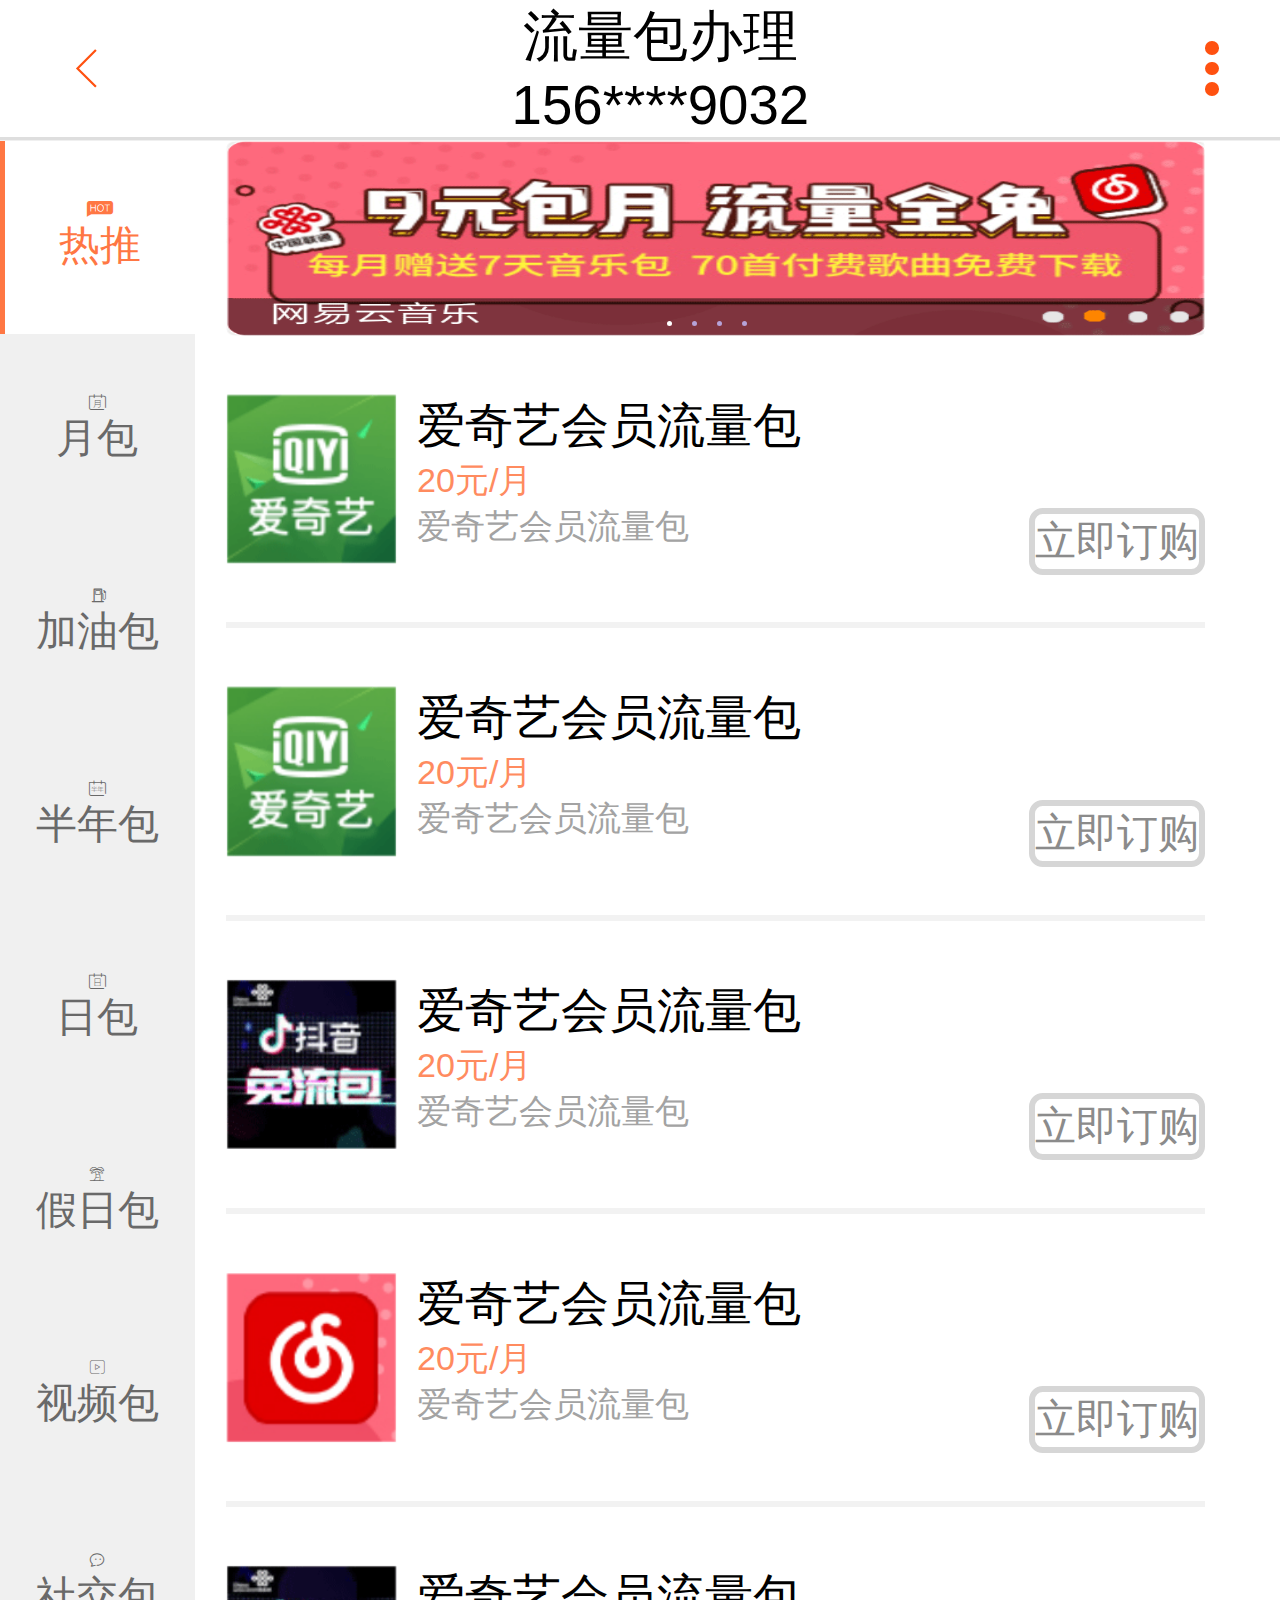
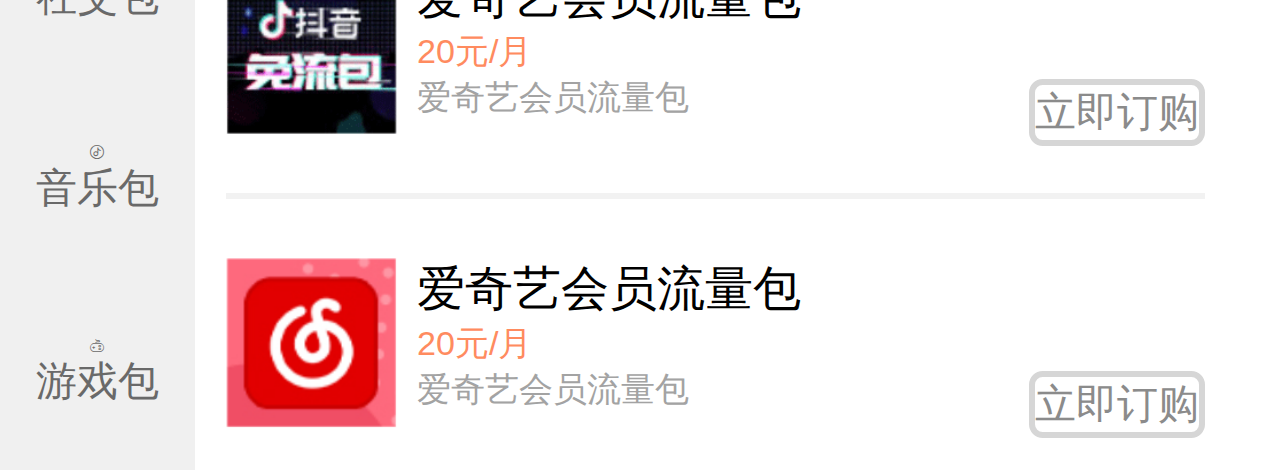
<file: taocan.html>
<!DOCTYPE html>
<html lang="en">
<head>
    <meta charset="UTF-8">
    <meta name="viewport" content="width=device-width, initial-scale=1.0">
    <meta http-equiv="X-UA-Compatible" content="ie=edge">
    <title>流量包办理</title>
    <link rel="stylesheet" href="css/iconfont.css">
    <link rel="stylesheet" href="css/tancan.css">
    <link rel="stylesheet" href="css/public.css">
</head>
<body>
    <header>
        <i class="iconfont icon-mjiantou-copy"></i>
        <div class="banli">
            <p>流量包办理</p>
            <p>156****9032</p>
        </div>
        <ul>
            <li></li>
            <li></li>
            <li></li>
        </ul>
    </header>
<!-- 侧边导航 -->
<div class="big_box">
    <ul class = "aside">
        <li class="act">
            <i class="iconfont icon-retui"></i>
            热推
        </li>
        <li>
            <i class="iconfont icon-yuebao"></i>
            月包
        </li>
        <li>
            <i class="iconfont icon-xinxinicon"></i>
            加油包
        </li>
        <li>
            <i class="iconfont icon-bannianbao"></i>
            半年包
        </li>
        <li>
            <i class="iconfont icon-ribao"></i>
            日包
        </li>
        <li>
            <i class="iconfont icon-gongjiajiarixinxiweihu"></i>
            假日包
        </li>
        <li>
            <i class="iconfont icon-shipin"></i>
            视频包
        </li>
        <li>
            <i class="iconfont icon-liaotian"></i>
            社交包
        </li>
        <li>
            <i class="iconfont icon-yinle"></i>
            音乐包
        </li>
        <li>
            <i class="iconfont icon-youxi"></i>
            游戏包
        </li>
    </ul>
    <ul class="action">
        <li class="right_a right_b">
            <div class="top_a banner"></div>
            <ul class="action_a ">
                <li class="top_aa">
                    <div class="top_bb">
                        <img id="imgs" src="img/qqy01.jpg" alt="">
                        <div class="top_c">
                            <h3>爱奇艺会员流量包</h3>
                            <p class="money">20元/月</p>
                            <p class="bao">爱奇艺会员流量包</p>
                        </div>
                    </div>
                    <span>立即订购</span>
                </li>
                <li class="top_aa">
                    <div class="top_bb">
                        <img id="imgs" src="img/qqy01.jpg" alt="">
                        <div class="top_c">
                            <h3>爱奇艺会员流量包</h3>
                            <p class="money">20元/月</p>
                            <p class="bao">爱奇艺会员流量包</p>
                        </div>
                    </div>
                    <span>立即订购</span>
                </li>
                <li class="top_aa">
                    <div class="top_bb">
                        <img id="imgs" src="img/dy.jpg" alt="">
                        <div class="top_c">
                            <h3>爱奇艺会员流量包</h3>
                            <p class="money">20元/月</p>
                            <p class="bao">爱奇艺会员流量包</p>
                        </div>
                    </div>
                    <span>立即订购</span>
                </li>
                <li class="top_aa">
                    <div class="top_bb">
                        <img id="imgs" src="img/wangyi01.jpg" alt="">
                        <div class="top_c">
                            <h3>爱奇艺会员流量包</h3>
                            <p class="money">20元/月</p>
                            <p class="bao">爱奇艺会员流量包</p>
                        </div>
                    </div>
                    <span>立即订购</span>
                </li>
                <li class="top_aa">
                    <div class="top_bb">
                        <img id="imgs" src="img/dy.jpg" alt="">
                        <div class="top_c">
                            <h3>爱奇艺会员流量包</h3>
                            <p class="money">20元/月</p>
                            <p class="bao">爱奇艺会员流量包</p>
                        </div>
                    </div>
                    <span>立即订购</span>
                </li>
                <li class="top_aa">
                    <div class="top_bb">
                        <img id="imgs" src="img/wangyi01.jpg" alt="">
                        <div class="top_c">
                            <h3>爱奇艺会员流量包</h3>
                            <p class="money">20元/月</p>
                            <p class="bao">爱奇艺会员流量包</p>
                        </div>
                    </div>
                    <span>立即订购</span>
                </li>
            </ul>
        </li>
        </li>
        <li class="right_a">
            <div class="top_a">
                <span class="sp"></span>
                <span>交费</span>
                <span class="sp"></span>
            </div>
            <ul class="action_a">
                <li class="top_b">
                    <img src="img/right01.jpg" alt="">
                    <p>交费充值</p>
                </li>
                <li class="top_b">
                    <img src="img/right04.jpg" alt="">
                    <p>交费订单</p>
                </li>
                <li class="top_b">
                    <img src="img/right02.jpg" alt="">
                    <p>话费代扣</p>
                </li>
                <li class="top_b">
                    <img src="img/right07.jpg" alt="">
                    <p>永不停机</p>
                </li>
                <li class="top_b">
                    <img src="img/right02.jpg" alt="">
                    <p>亲密充</p>
                </li>
                <li class="top_b">
                    <img src="img/right01.jpg" alt="">
                    <p>购卡</p>
                </li>
            </ul>
        </li>
        <li class="right_a">
            <div class="top_a">
                <span class="sp"></span>
                <span>实名登记专栏</span>
                <span class="sp"></span>
            </div>
            <ul class="action_a">
                <li class="top_b">
                    <img src="img/right02.jpg" alt="">
                    <p>通话设置</p>
                </li>
                <li class="top_b">
                    <img src="img/right04.jpg" alt="">
                    <p>找回服务密码</p>
                </li>
                <li class="top_b">
                    <img src="img/right07.jpg" alt="">
                    <p>停机保号/复机</p>
                </li>
                <li class="top_b">
                    <img src="img/right05.jpg" alt="">
                    <p>修改服务密码</p>
                </li>
            </ul>
            <div class="top_a">
                <span class="sp"></span>
                <span>实名登记专栏</span>
                <span class="sp"></span>
            </div>
            <ul class="action_a">
                <li class="top_b">
                    <img src="img/right03.jpg" alt="">
                    <p>通话设置</p>
                </li>
                <li class="top_b">
                    <img src="img/right02.jpg" alt="">
                    <p>找回服务密码</p>
                </li>
                <li class="top_b">
                    <img src="img/right06.jpg" alt="">
                    <p>停机保号/复机</p>
                </li>
                <li class="top_b">
                    <img src="img/right04.jpg" alt="">
                    <p>修改服务密码</p>
                </li>
                <li class="top_b">
                    <img src="img/right03.jpg" alt="">
                    <p>通话设置</p>
                </li>
                <li class="top_b">
                    <img src="img/right02.jpg" alt="">
                    <p>找回服务密码</p>
                </li>
                <li class="top_b">
                    <img src="img/right06.jpg" alt="">
                    <p>停机保号/复机</p>
                </li>
                <li class="top_b">
                    <img src="img/right04.jpg" alt="">
                    <p>修改服务密码</p>
                </li>
                <li class="top_b">
                    <img src="img/right04.jpg" alt="">
                    <p>修改服务密码</p>
                </li>
            </ul>
            <div class="top_a">
                <span class="sp"></span>
                <span>实名登记专栏</span>
                <span class="sp"></span>
            </div>
            <ul class="action_a">
                <li class="top_b">
                    <img src="img/right03.jpg" alt="">
                    <p>通话设置</p>
                </li>
                <li class="top_b">
                    <img src="img/right02.jpg" alt="">
                    <p>找回服务密码</p>
                </li>
                <li class="top_b">
                    <img src="img/right06.jpg" alt="">
                    <p>停机保号/复机</p>
                </li>
                <li class="top_b">
                    <img src="img/right04.jpg" alt="">
                    <p>修改服务密码</p>
                </li>
                <li class="top_b">
                    <img src="img/right03.jpg" alt="">
                    <p>通话设置</p>
                </li>
                <li class="top_b">
                    <img src="img/right02.jpg" alt="">
                    <p>找回服务密码</p>
                </li>
                <li class="top_b">
                    <img src="img/right06.jpg" alt="">
                    <p>停机保号/复机</p>
                </li>
                <li class="top_b">
                    <img src="img/right04.jpg" alt="">
                    <p>修改服务密码</p>
                </li>
                <li class="top_b">
                    <img src="img/right04.jpg" alt="">
                    <p>修改服务密码</p>
                </li>
            </ul>
        </li>
        <li class="right_a">
            <div class="top_a">
                <span class="sp"></span>
                <span>投诉与网络反馈</span>
                <span class="sp"></span>
            </div>
            <ul class="action_a">
                <li class="top_b">
                    <img src="img/right01.jpg" alt="">
                    <p>客服</p>
                </li>
                <li class="top_b">
                    <img src="img/right01.jpg" alt="">
                    <p>历史账单</p>
                </li>
                <li class="top_b">
                    <img src="img/right01.jpg" alt="">
                    <p>历史账单</p>
                </li>
                <li class="top_b">
                    <img src="img/right01.jpg" alt="">
                    <p>历史账单</p>
                </li>
                <li class="top_b">
                    <img src="img/right01.jpg" alt="">
                    <p>历史账单</p>
                </li>
                <li class="top_b">
                    <img src="img/right01.jpg" alt="">
                    <p>历史账单</p>
                </li>
            </ul>
        </li>
        <li class="right_a">
            <div class="top_a">
                <span class="sp"></span>
                <span>宽带查询服务</span>
                <span class="sp"></span>
            </div>
            <ul class="action_a">
                <li class="top_b">
                    <img src="img/right01.jpg" alt="">
                    <p>宽带保障</p>
                </li>
                <li class="top_b">
                    <img src="img/right04.jpg" alt="">
                    <p>包年续费</p>
                </li>
                <li class="top_b">
                    <img src="img/right02.jpg" alt="">
                    <p>联系人修改</p>
                </li>
                <li class="top_b">
                    <img src="img/right07.jpg" alt="">
                    <p>找回网上密码</p>
                </li>
                <li class="top_b">
                    <img src="img/right02.jpg" alt="">
                    <p>合约期查询</p>
                </li>
                <li class="top_b">
                    <img src="img/right01.jpg" alt="">
                    <p>电子发票</p>
                </li>
            </ul>
        </li>
        <li class="right_a">
            <div class="top_a">
                <span class="sp"></span>
                <span>特权</span>
                <span class="sp"></span>
            </div>
            <ul class="action_a">
                <li class="top_b">
                    <img src="img/right01.jpg" alt="">
                    <p>交费充值</p>
                </li>
                <li class="top_b">
                    <img src="img/right04.jpg" alt="">
                    <p>交费订单</p>
                </li>
                <li class="top_b">
                    <img src="img/right02.jpg" alt="">
                    <p>话费代扣</p>
                </li>
                <li class="top_b">
                    <img src="img/right07.jpg" alt="">
                    <p>永不停机</p>
                </li>
                <li class="top_b">
                    <img src="img/right02.jpg" alt="">
                    <p>亲密充</p>
                </li>
                <li class="top_b">
                    <img src="img/right01.jpg" alt="">
                    <p>购卡</p>
                </li>
            </ul>
        </li>
        <li class="right_a">
            <div class="top_a">
                <span class="sp"></span>
                <span>联通服务</span>
                <span class="sp"></span>
            </div>
            <ul class="action_a">
                <li class="top_b">
                    <img src="img/right01.jpg" alt="">
                    <p>附近营业厅</p>
                </li>
                <li class="top_b">
                    <img src="img/right04.jpg" alt="">
                    <p>号码归属地</p>
                </li>
                <li class="top_b">
                    <img src="img/right02.jpg" alt="">
                    <p>通讯录</p>
                </li>
                <li class="top_b">
                    <img src="img/right07.jpg" alt="">
                    <p>听歌</p>
                </li>
                <li class="top_b">
                    <img src="img/right02.jpg" alt="">
                    <p>看视频</p>
                </li>
                <li class="top_b">
                    <img src="img/right01.jpg" alt="">
                    <p>读书</p>
                </li>
            </ul>
            <div class="top_a">
                <span class="sp"></span>
                <span>联通服务</span>
                <span class="sp"></span>
            </div>
            <ul class="action_a">
                <li class="top_b">
                    <img src="img/right01.jpg" alt="">
                    <p>附近营业厅</p>
                </li>
                <li class="top_b">
                    <img src="img/right04.jpg" alt="">
                    <p>号码归属地</p>
                </li>
                <li class="top_b">
                    <img src="img/right02.jpg" alt="">
                    <p>通讯录</p>
                </li>
                <li class="top_b">
                    <img src="img/right07.jpg" alt="">
                    <p>听歌</p>
                </li>
                <li class="top_b">
                    <img src="img/right02.jpg" alt="">
                    <p>看视频</p>
                </li>
                <li class="top_b">
                    <img src="img/right01.jpg" alt="">
                    <p>读书</p>
                </li>
            </ul>
        </li>
        <li class="right_a">
            <div class="top_a">
                <span class="sp"></span>
                <span>交费</span>
                <span class="sp"></span>
            </div>
            <ul class="action_a">
                <li class="top_b">
                    <img src="img/right01.jpg" alt="">
                    <p>交费充值</p>
                </li>
                <li class="top_b">
                    <img src="img/right04.jpg" alt="">
                    <p>交费订单</p>
                </li>
                <li class="top_b">
                    <img src="img/right02.jpg" alt="">
                    <p>话费代扣</p>
                </li>
                <li class="top_b">
                    <img src="img/right07.jpg" alt="">
                    <p>永不停机</p>
                </li>
                <li class="top_b">
                    <img src="img/right02.jpg" alt="">
                    <p>亲密充</p>
                </li>
                <li class="top_b">
                    <img src="img/right01.jpg" alt="">
                    <p>购卡</p>
                </li>
            </ul>
        </li>
    </ul>
</div> 
</body>
</html>
<script type="text/javascript" src="js/jquery-1.8.3.js"></script>
<script src="js/slider.js"></script>
<script type="text/javascript">
    $('.big_box .aside li').mouseover(function(){
        $(this).addClass("act").siblings().removeClass();
        var i = $(this).index();
        $(".right_a").eq(i).show().siblings().hide();
    }).hover(function(){
        $(this).addClass("act");
    }),function(){
        $(this).removeClass("act");
    } 
// 点击跳转
    $(".icon-mjiantou-copy").click(function(){
        window.open("index.html");
    })
// 轮播图
    let s1= new Slider($(".banner"),100,100,["",""],["img/wangyi.jpg","img/wangyi.jpg","img/wangyi.jpg","img/wangyi.jpg"],5,"#b6a2d7","#fff",true,1,3000);
</script>
</file>
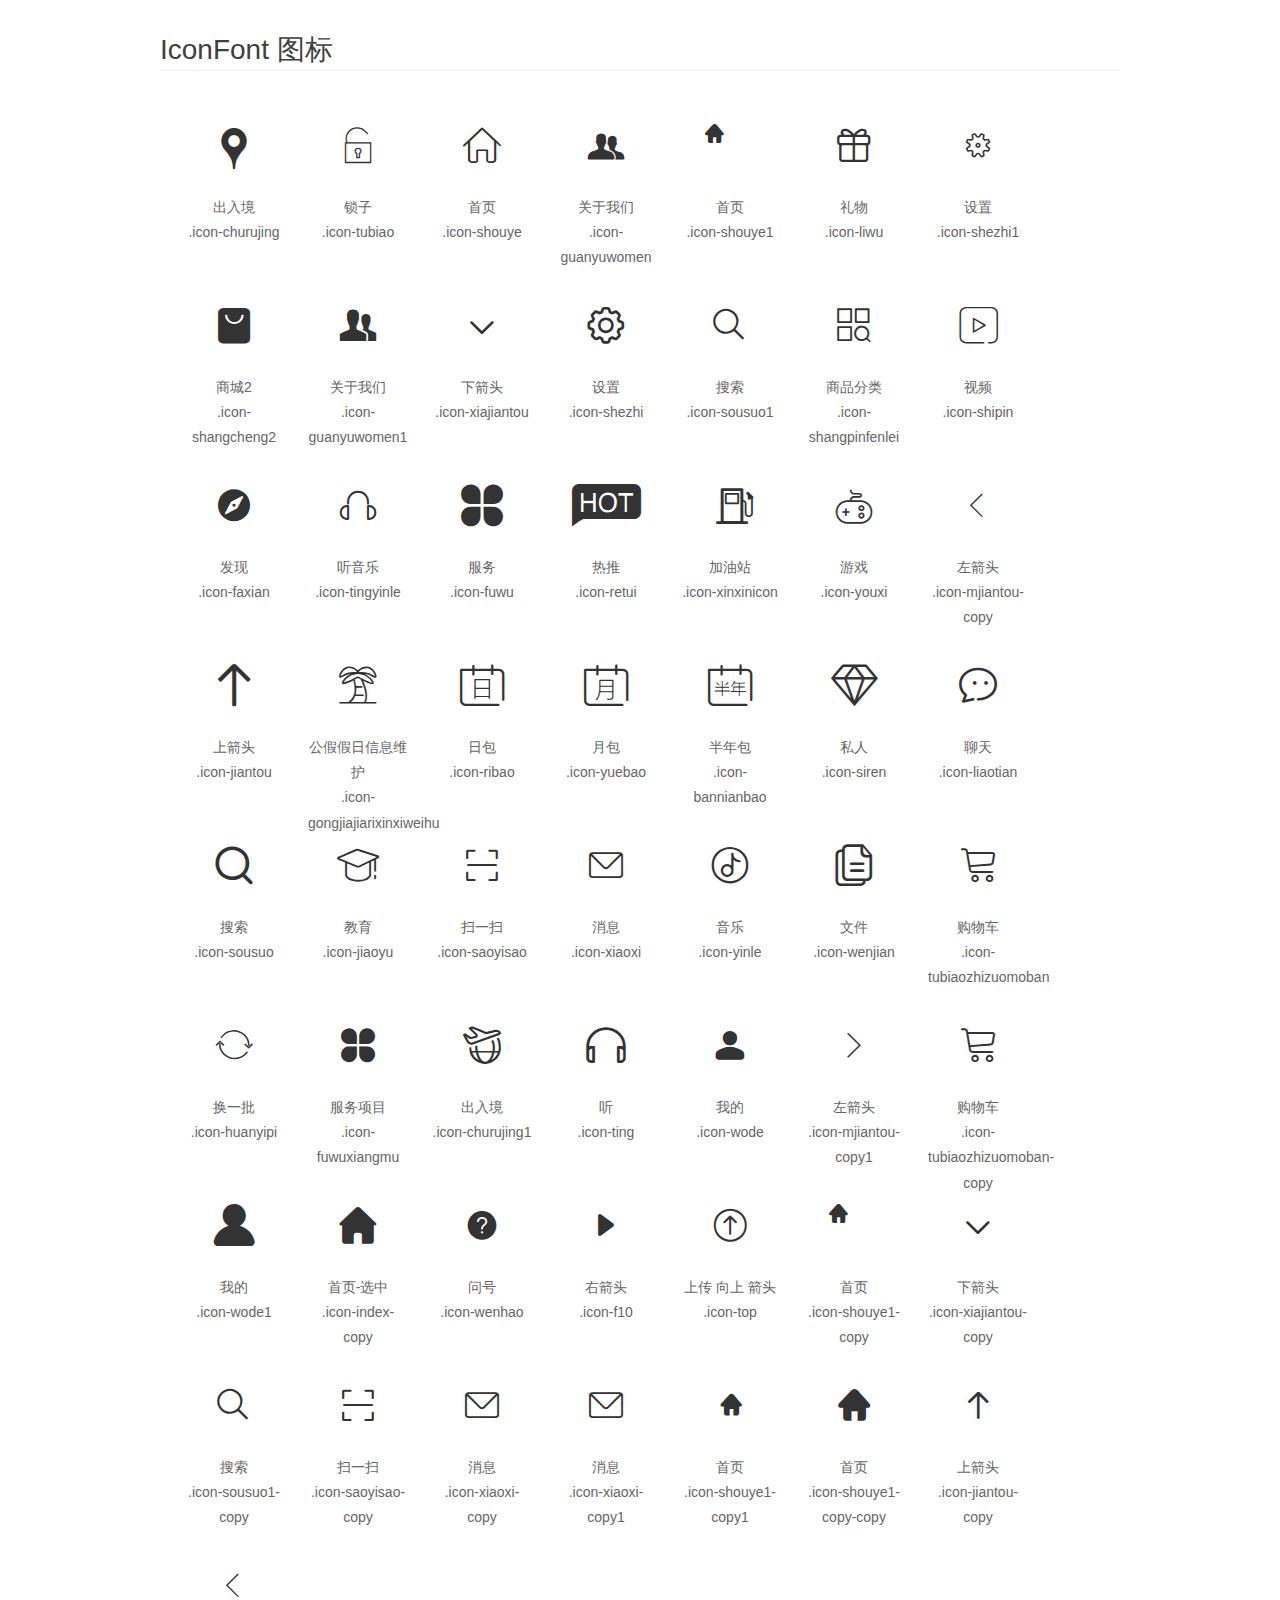
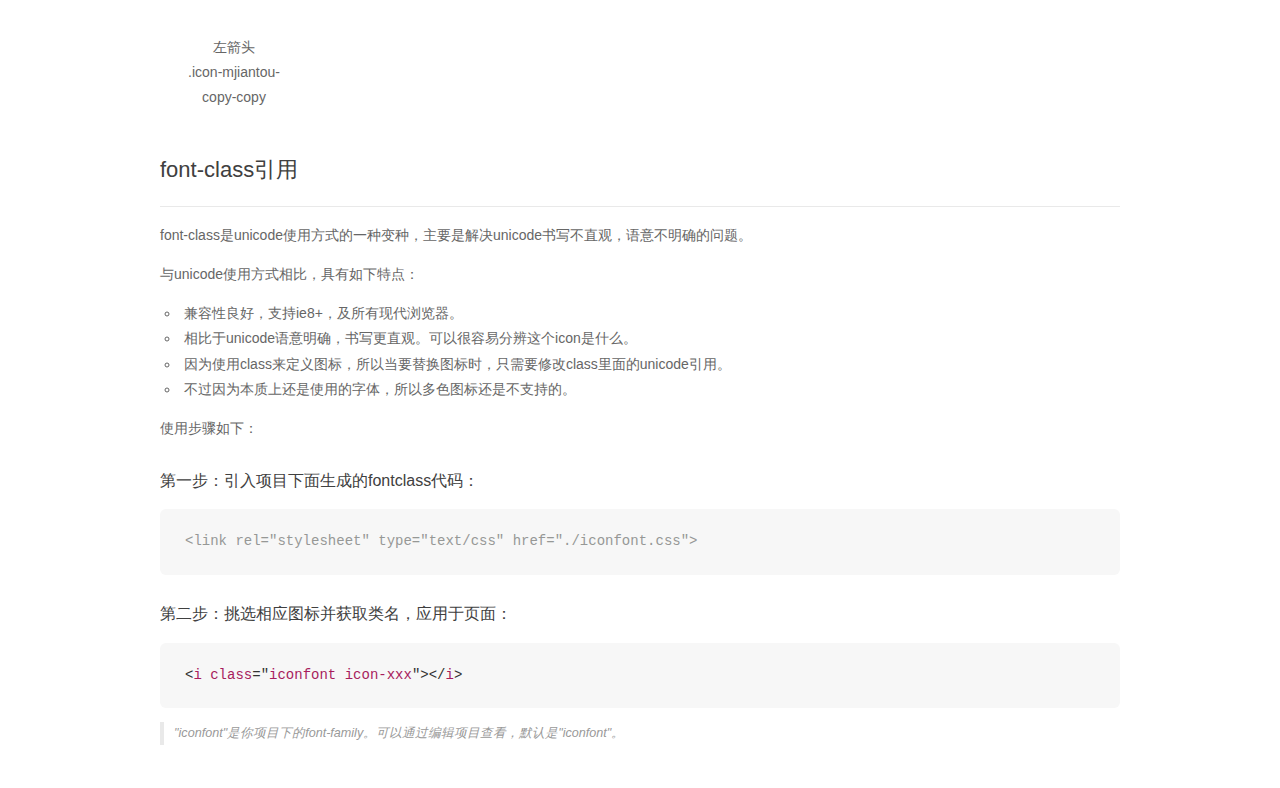
<file: font_893185_dhu6zu2pe2t/demo_fontclass.html>
<!DOCTYPE html>
<html>
<head>
    <meta charset="utf-8"/>
    <title>IconFont</title>
    <link rel="stylesheet" href="demo.css">
    <link rel="stylesheet" href="iconfont.css">
</head>
<body>
    <div class="main markdown">
        <h1>IconFont 图标</h1>
        <ul class="icon_lists clear">
            
                <li>
                <i class="icon iconfont icon-churujing"></i>
                    <div class="name">出入境</div>
                    <div class="fontclass">.icon-churujing</div>
                </li>
            
                <li>
                <i class="icon iconfont icon-tubiao"></i>
                    <div class="name">锁子</div>
                    <div class="fontclass">.icon-tubiao</div>
                </li>
            
                <li>
                <i class="icon iconfont icon-shouye"></i>
                    <div class="name">首页</div>
                    <div class="fontclass">.icon-shouye</div>
                </li>
            
                <li>
                <i class="icon iconfont icon-guanyuwomen"></i>
                    <div class="name">关于我们</div>
                    <div class="fontclass">.icon-guanyuwomen</div>
                </li>
            
                <li>
                <i class="icon iconfont icon-shouye1"></i>
                    <div class="name">首页</div>
                    <div class="fontclass">.icon-shouye1</div>
                </li>
            
                <li>
                <i class="icon iconfont icon-liwu"></i>
                    <div class="name">礼物</div>
                    <div class="fontclass">.icon-liwu</div>
                </li>
            
                <li>
                <i class="icon iconfont icon-shezhi1"></i>
                    <div class="name">设置</div>
                    <div class="fontclass">.icon-shezhi1</div>
                </li>
            
                <li>
                <i class="icon iconfont icon-shangcheng2"></i>
                    <div class="name">商城2</div>
                    <div class="fontclass">.icon-shangcheng2</div>
                </li>
            
                <li>
                <i class="icon iconfont icon-guanyuwomen1"></i>
                    <div class="name">关于我们</div>
                    <div class="fontclass">.icon-guanyuwomen1</div>
                </li>
            
                <li>
                <i class="icon iconfont icon-xiajiantou"></i>
                    <div class="name">下箭头</div>
                    <div class="fontclass">.icon-xiajiantou</div>
                </li>
            
                <li>
                <i class="icon iconfont icon-shezhi"></i>
                    <div class="name">设置</div>
                    <div class="fontclass">.icon-shezhi</div>
                </li>
            
                <li>
                <i class="icon iconfont icon-sousuo1"></i>
                    <div class="name">搜索</div>
                    <div class="fontclass">.icon-sousuo1</div>
                </li>
            
                <li>
                <i class="icon iconfont icon-shangpinfenlei"></i>
                    <div class="name">商品分类</div>
                    <div class="fontclass">.icon-shangpinfenlei</div>
                </li>
            
                <li>
                <i class="icon iconfont icon-shipin"></i>
                    <div class="name">视频</div>
                    <div class="fontclass">.icon-shipin</div>
                </li>
            
                <li>
                <i class="icon iconfont icon-faxian"></i>
                    <div class="name">发现</div>
                    <div class="fontclass">.icon-faxian</div>
                </li>
            
                <li>
                <i class="icon iconfont icon-tingyinle"></i>
                    <div class="name">听音乐</div>
                    <div class="fontclass">.icon-tingyinle</div>
                </li>
            
                <li>
                <i class="icon iconfont icon-fuwu"></i>
                    <div class="name">服务</div>
                    <div class="fontclass">.icon-fuwu</div>
                </li>
            
                <li>
                <i class="icon iconfont icon-retui"></i>
                    <div class="name">热推</div>
                    <div class="fontclass">.icon-retui</div>
                </li>
            
                <li>
                <i class="icon iconfont icon-xinxinicon"></i>
                    <div class="name">加油站</div>
                    <div class="fontclass">.icon-xinxinicon</div>
                </li>
            
                <li>
                <i class="icon iconfont icon-youxi"></i>
                    <div class="name">游戏</div>
                    <div class="fontclass">.icon-youxi</div>
                </li>
            
                <li>
                <i class="icon iconfont icon-mjiantou-copy"></i>
                    <div class="name">左箭头</div>
                    <div class="fontclass">.icon-mjiantou-copy</div>
                </li>
            
                <li>
                <i class="icon iconfont icon-jiantou"></i>
                    <div class="name">上箭头</div>
                    <div class="fontclass">.icon-jiantou</div>
                </li>
            
                <li>
                <i class="icon iconfont icon-gongjiajiarixinxiweihu"></i>
                    <div class="name">公假假日信息维护</div>
                    <div class="fontclass">.icon-gongjiajiarixinxiweihu</div>
                </li>
            
                <li>
                <i class="icon iconfont icon-ribao"></i>
                    <div class="name">日包</div>
                    <div class="fontclass">.icon-ribao</div>
                </li>
            
                <li>
                <i class="icon iconfont icon-yuebao"></i>
                    <div class="name">月包</div>
                    <div class="fontclass">.icon-yuebao</div>
                </li>
            
                <li>
                <i class="icon iconfont icon-bannianbao"></i>
                    <div class="name">半年包</div>
                    <div class="fontclass">.icon-bannianbao</div>
                </li>
            
                <li>
                <i class="icon iconfont icon-siren"></i>
                    <div class="name">私人</div>
                    <div class="fontclass">.icon-siren</div>
                </li>
            
                <li>
                <i class="icon iconfont icon-liaotian"></i>
                    <div class="name">聊天</div>
                    <div class="fontclass">.icon-liaotian</div>
                </li>
            
                <li>
                <i class="icon iconfont icon-sousuo"></i>
                    <div class="name">搜索</div>
                    <div class="fontclass">.icon-sousuo</div>
                </li>
            
                <li>
                <i class="icon iconfont icon-jiaoyu"></i>
                    <div class="name">教育</div>
                    <div class="fontclass">.icon-jiaoyu</div>
                </li>
            
                <li>
                <i class="icon iconfont icon-saoyisao"></i>
                    <div class="name">扫一扫</div>
                    <div class="fontclass">.icon-saoyisao</div>
                </li>
            
                <li>
                <i class="icon iconfont icon-xiaoxi"></i>
                    <div class="name">消息</div>
                    <div class="fontclass">.icon-xiaoxi</div>
                </li>
            
                <li>
                <i class="icon iconfont icon-yinle"></i>
                    <div class="name">音乐</div>
                    <div class="fontclass">.icon-yinle</div>
                </li>
            
                <li>
                <i class="icon iconfont icon-wenjian"></i>
                    <div class="name">文件</div>
                    <div class="fontclass">.icon-wenjian</div>
                </li>
            
                <li>
                <i class="icon iconfont icon-tubiaozhizuomoban"></i>
                    <div class="name">购物车</div>
                    <div class="fontclass">.icon-tubiaozhizuomoban</div>
                </li>
            
                <li>
                <i class="icon iconfont icon-huanyipi"></i>
                    <div class="name">换一批</div>
                    <div class="fontclass">.icon-huanyipi</div>
                </li>
            
                <li>
                <i class="icon iconfont icon-fuwuxiangmu"></i>
                    <div class="name">服务项目</div>
                    <div class="fontclass">.icon-fuwuxiangmu</div>
                </li>
            
                <li>
                <i class="icon iconfont icon-churujing1"></i>
                    <div class="name">出入境</div>
                    <div class="fontclass">.icon-churujing1</div>
                </li>
            
                <li>
                <i class="icon iconfont icon-ting"></i>
                    <div class="name">听</div>
                    <div class="fontclass">.icon-ting</div>
                </li>
            
                <li>
                <i class="icon iconfont icon-wode"></i>
                    <div class="name">我的</div>
                    <div class="fontclass">.icon-wode</div>
                </li>
            
                <li>
                <i class="icon iconfont icon-mjiantou-copy1"></i>
                    <div class="name">左箭头</div>
                    <div class="fontclass">.icon-mjiantou-copy1</div>
                </li>
            
                <li>
                <i class="icon iconfont icon-tubiaozhizuomoban-copy"></i>
                    <div class="name">购物车</div>
                    <div class="fontclass">.icon-tubiaozhizuomoban-copy</div>
                </li>
            
                <li>
                <i class="icon iconfont icon-wode1"></i>
                    <div class="name">我的</div>
                    <div class="fontclass">.icon-wode1</div>
                </li>
            
                <li>
                <i class="icon iconfont icon-index-copy"></i>
                    <div class="name">首页-选中</div>
                    <div class="fontclass">.icon-index-copy</div>
                </li>
            
                <li>
                <i class="icon iconfont icon-wenhao"></i>
                    <div class="name">问号</div>
                    <div class="fontclass">.icon-wenhao</div>
                </li>
            
                <li>
                <i class="icon iconfont icon-f10"></i>
                    <div class="name">右箭头</div>
                    <div class="fontclass">.icon-f10</div>
                </li>
            
                <li>
                <i class="icon iconfont icon-top"></i>
                    <div class="name">上传 向上 箭头</div>
                    <div class="fontclass">.icon-top</div>
                </li>
            
                <li>
                <i class="icon iconfont icon-shouye1-copy"></i>
                    <div class="name">首页</div>
                    <div class="fontclass">.icon-shouye1-copy</div>
                </li>
            
                <li>
                <i class="icon iconfont icon-xiajiantou-copy"></i>
                    <div class="name">下箭头</div>
                    <div class="fontclass">.icon-xiajiantou-copy</div>
                </li>
            
                <li>
                <i class="icon iconfont icon-sousuo1-copy"></i>
                    <div class="name">搜索</div>
                    <div class="fontclass">.icon-sousuo1-copy</div>
                </li>
            
                <li>
                <i class="icon iconfont icon-saoyisao-copy"></i>
                    <div class="name">扫一扫</div>
                    <div class="fontclass">.icon-saoyisao-copy</div>
                </li>
            
                <li>
                <i class="icon iconfont icon-xiaoxi-copy"></i>
                    <div class="name">消息</div>
                    <div class="fontclass">.icon-xiaoxi-copy</div>
                </li>
            
                <li>
                <i class="icon iconfont icon-xiaoxi-copy1"></i>
                    <div class="name">消息</div>
                    <div class="fontclass">.icon-xiaoxi-copy1</div>
                </li>
            
                <li>
                <i class="icon iconfont icon-shouye1-copy1"></i>
                    <div class="name">首页</div>
                    <div class="fontclass">.icon-shouye1-copy1</div>
                </li>
            
                <li>
                <i class="icon iconfont icon-shouye1-copy-copy"></i>
                    <div class="name">首页</div>
                    <div class="fontclass">.icon-shouye1-copy-copy</div>
                </li>
            
                <li>
                <i class="icon iconfont icon-jiantou-copy"></i>
                    <div class="name">上箭头</div>
                    <div class="fontclass">.icon-jiantou-copy</div>
                </li>
            
                <li>
                <i class="icon iconfont icon-mjiantou-copy-copy"></i>
                    <div class="name">左箭头</div>
                    <div class="fontclass">.icon-mjiantou-copy-copy</div>
                </li>
            
        </ul>

        <h2 id="font-class-">font-class引用</h2>
        <hr>

        <p>font-class是unicode使用方式的一种变种，主要是解决unicode书写不直观，语意不明确的问题。</p>
        <p>与unicode使用方式相比，具有如下特点：</p>
        <ul>
        <li>兼容性良好，支持ie8+，及所有现代浏览器。</li>
        <li>相比于unicode语意明确，书写更直观。可以很容易分辨这个icon是什么。</li>
        <li>因为使用class来定义图标，所以当要替换图标时，只需要修改class里面的unicode引用。</li>
        <li>不过因为本质上还是使用的字体，所以多色图标还是不支持的。</li>
        </ul>
        <p>使用步骤如下：</p>
        <h3 id="-fontclass-">第一步：引入项目下面生成的fontclass代码：</h3>


        <pre><code class="lang-js hljs javascript"><span class="hljs-comment">&lt;link rel="stylesheet" type="text/css" href="./iconfont.css"&gt;</span></code></pre>
        <h3 id="-">第二步：挑选相应图标并获取类名，应用于页面：</h3>
        <pre><code class="lang-css hljs">&lt;<span class="hljs-selector-tag">i</span> <span class="hljs-selector-tag">class</span>="<span class="hljs-selector-tag">iconfont</span> <span class="hljs-selector-tag">icon-xxx</span>"&gt;&lt;/<span class="hljs-selector-tag">i</span>&gt;</code></pre>
        <blockquote>
        <p>"iconfont"是你项目下的font-family。可以通过编辑项目查看，默认是"iconfont"。</p>
        </blockquote>
    </div>
</body>
</html>
</file>
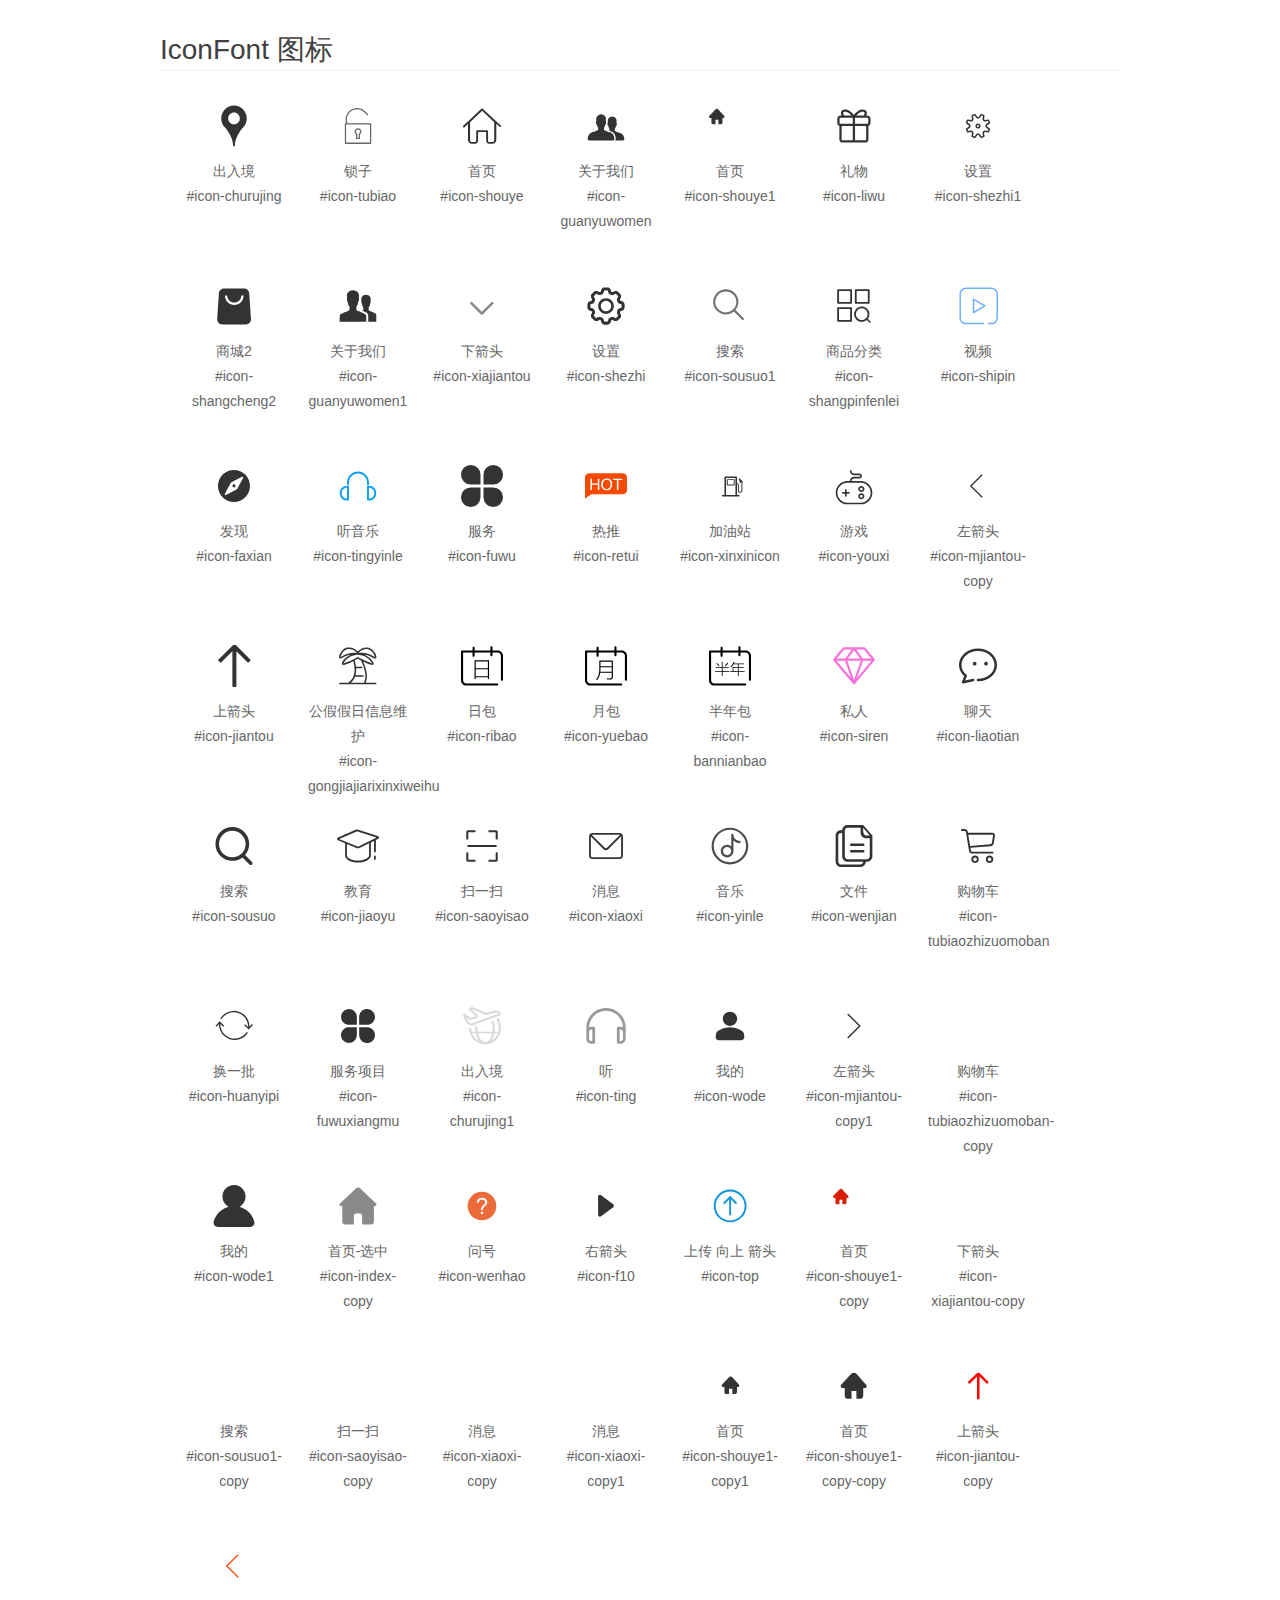
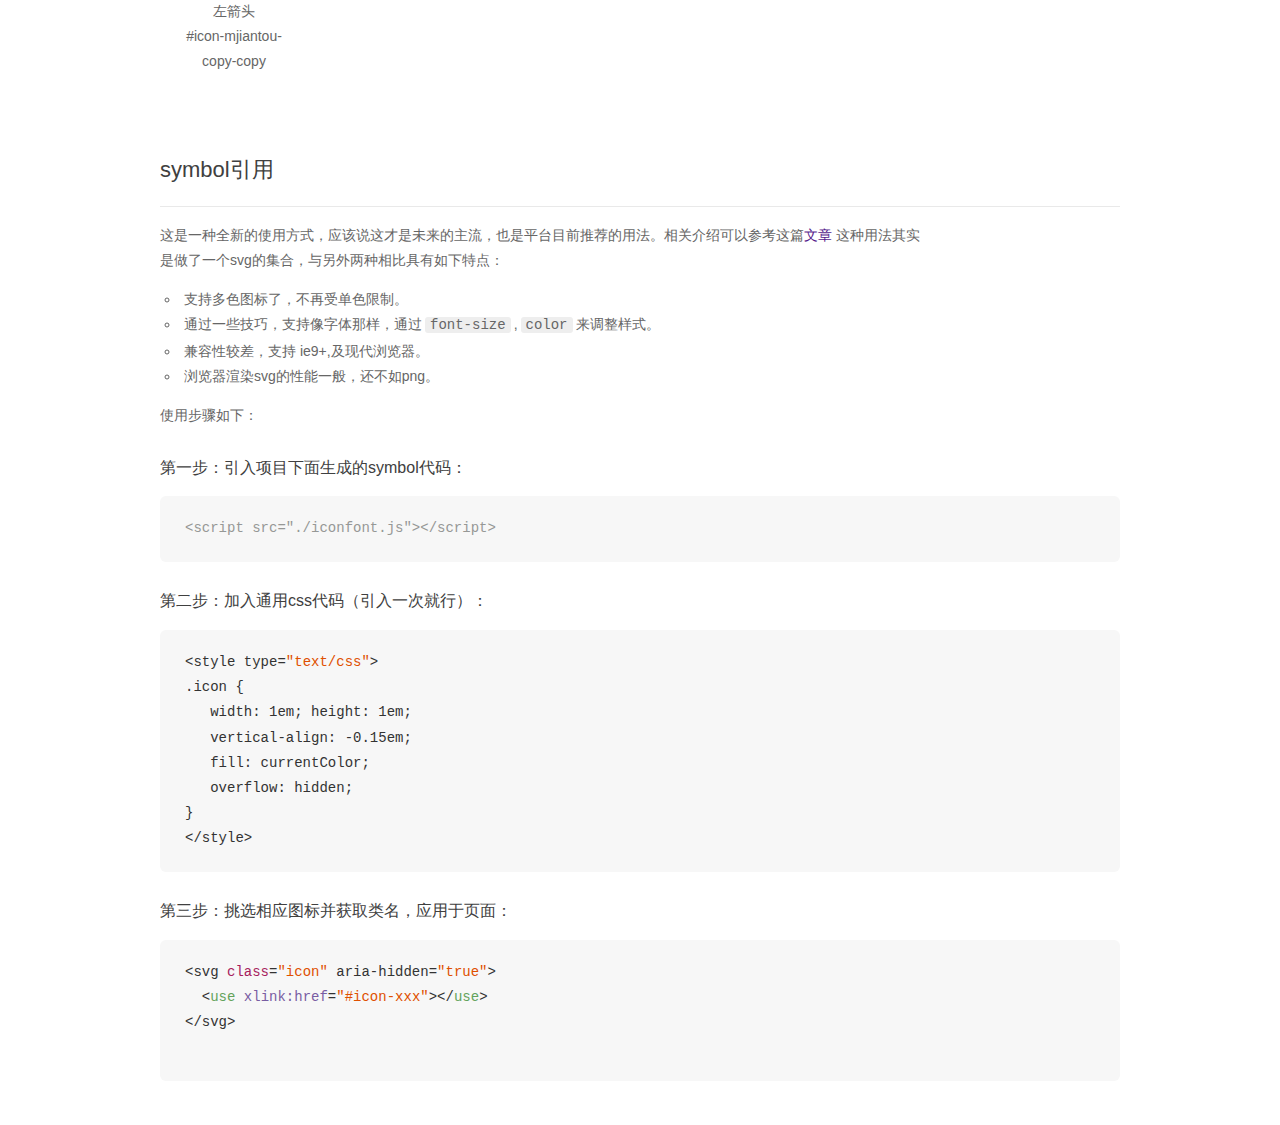
<file: font_893185_dhu6zu2pe2t/demo_symbol.html>
<!DOCTYPE html>
<html>
<head>
    <meta charset="utf-8"/>
    <title>IconFont</title>
    <link rel="stylesheet" href="demo.css">
    <script src="iconfont.js"></script>

    <style type="text/css">
        .icon {
          /* 通过设置 font-size 来改变图标大小 */
          width: 1em; height: 1em;
          /* 图标和文字相邻时，垂直对齐 */
          vertical-align: -0.15em;
          /* 通过设置 color 来改变 SVG 的颜色/fill */
          fill: currentColor;
          /* path 和 stroke 溢出 viewBox 部分在 IE 下会显示
             normalize.css 中也包含这行 */
          overflow: hidden;
        }

    </style>
</head>
<body>
    <div class="main markdown">
        <h1>IconFont 图标</h1>
        <ul class="icon_lists clear">
            
                <li>
                    <svg class="icon" aria-hidden="true">
                        <use xlink:href="#icon-churujing"></use>
                    </svg>
                    <div class="name">出入境</div>
                    <div class="fontclass">#icon-churujing</div>
                </li>
            
                <li>
                    <svg class="icon" aria-hidden="true">
                        <use xlink:href="#icon-tubiao"></use>
                    </svg>
                    <div class="name">锁子</div>
                    <div class="fontclass">#icon-tubiao</div>
                </li>
            
                <li>
                    <svg class="icon" aria-hidden="true">
                        <use xlink:href="#icon-shouye"></use>
                    </svg>
                    <div class="name">首页</div>
                    <div class="fontclass">#icon-shouye</div>
                </li>
            
                <li>
                    <svg class="icon" aria-hidden="true">
                        <use xlink:href="#icon-guanyuwomen"></use>
                    </svg>
                    <div class="name">关于我们</div>
                    <div class="fontclass">#icon-guanyuwomen</div>
                </li>
            
                <li>
                    <svg class="icon" aria-hidden="true">
                        <use xlink:href="#icon-shouye1"></use>
                    </svg>
                    <div class="name">首页</div>
                    <div class="fontclass">#icon-shouye1</div>
                </li>
            
                <li>
                    <svg class="icon" aria-hidden="true">
                        <use xlink:href="#icon-liwu"></use>
                    </svg>
                    <div class="name">礼物</div>
                    <div class="fontclass">#icon-liwu</div>
                </li>
            
                <li>
                    <svg class="icon" aria-hidden="true">
                        <use xlink:href="#icon-shezhi1"></use>
                    </svg>
                    <div class="name">设置</div>
                    <div class="fontclass">#icon-shezhi1</div>
                </li>
            
                <li>
                    <svg class="icon" aria-hidden="true">
                        <use xlink:href="#icon-shangcheng2"></use>
                    </svg>
                    <div class="name">商城2</div>
                    <div class="fontclass">#icon-shangcheng2</div>
                </li>
            
                <li>
                    <svg class="icon" aria-hidden="true">
                        <use xlink:href="#icon-guanyuwomen1"></use>
                    </svg>
                    <div class="name">关于我们</div>
                    <div class="fontclass">#icon-guanyuwomen1</div>
                </li>
            
                <li>
                    <svg class="icon" aria-hidden="true">
                        <use xlink:href="#icon-xiajiantou"></use>
                    </svg>
                    <div class="name">下箭头</div>
                    <div class="fontclass">#icon-xiajiantou</div>
                </li>
            
                <li>
                    <svg class="icon" aria-hidden="true">
                        <use xlink:href="#icon-shezhi"></use>
                    </svg>
                    <div class="name">设置</div>
                    <div class="fontclass">#icon-shezhi</div>
                </li>
            
                <li>
                    <svg class="icon" aria-hidden="true">
                        <use xlink:href="#icon-sousuo1"></use>
                    </svg>
                    <div class="name">搜索</div>
                    <div class="fontclass">#icon-sousuo1</div>
                </li>
            
                <li>
                    <svg class="icon" aria-hidden="true">
                        <use xlink:href="#icon-shangpinfenlei"></use>
                    </svg>
                    <div class="name">商品分类</div>
                    <div class="fontclass">#icon-shangpinfenlei</div>
                </li>
            
                <li>
                    <svg class="icon" aria-hidden="true">
                        <use xlink:href="#icon-shipin"></use>
                    </svg>
                    <div class="name">视频</div>
                    <div class="fontclass">#icon-shipin</div>
                </li>
            
                <li>
                    <svg class="icon" aria-hidden="true">
                        <use xlink:href="#icon-faxian"></use>
                    </svg>
                    <div class="name">发现</div>
                    <div class="fontclass">#icon-faxian</div>
                </li>
            
                <li>
                    <svg class="icon" aria-hidden="true">
                        <use xlink:href="#icon-tingyinle"></use>
                    </svg>
                    <div class="name">听音乐</div>
                    <div class="fontclass">#icon-tingyinle</div>
                </li>
            
                <li>
                    <svg class="icon" aria-hidden="true">
                        <use xlink:href="#icon-fuwu"></use>
                    </svg>
                    <div class="name">服务</div>
                    <div class="fontclass">#icon-fuwu</div>
                </li>
            
                <li>
                    <svg class="icon" aria-hidden="true">
                        <use xlink:href="#icon-retui"></use>
                    </svg>
                    <div class="name">热推</div>
                    <div class="fontclass">#icon-retui</div>
                </li>
            
                <li>
                    <svg class="icon" aria-hidden="true">
                        <use xlink:href="#icon-xinxinicon"></use>
                    </svg>
                    <div class="name">加油站</div>
                    <div class="fontclass">#icon-xinxinicon</div>
                </li>
            
                <li>
                    <svg class="icon" aria-hidden="true">
                        <use xlink:href="#icon-youxi"></use>
                    </svg>
                    <div class="name">游戏</div>
                    <div class="fontclass">#icon-youxi</div>
                </li>
            
                <li>
                    <svg class="icon" aria-hidden="true">
                        <use xlink:href="#icon-mjiantou-copy"></use>
                    </svg>
                    <div class="name">左箭头</div>
                    <div class="fontclass">#icon-mjiantou-copy</div>
                </li>
            
                <li>
                    <svg class="icon" aria-hidden="true">
                        <use xlink:href="#icon-jiantou"></use>
                    </svg>
                    <div class="name">上箭头</div>
                    <div class="fontclass">#icon-jiantou</div>
                </li>
            
                <li>
                    <svg class="icon" aria-hidden="true">
                        <use xlink:href="#icon-gongjiajiarixinxiweihu"></use>
                    </svg>
                    <div class="name">公假假日信息维护</div>
                    <div class="fontclass">#icon-gongjiajiarixinxiweihu</div>
                </li>
            
                <li>
                    <svg class="icon" aria-hidden="true">
                        <use xlink:href="#icon-ribao"></use>
                    </svg>
                    <div class="name">日包</div>
                    <div class="fontclass">#icon-ribao</div>
                </li>
            
                <li>
                    <svg class="icon" aria-hidden="true">
                        <use xlink:href="#icon-yuebao"></use>
                    </svg>
                    <div class="name">月包</div>
                    <div class="fontclass">#icon-yuebao</div>
                </li>
            
                <li>
                    <svg class="icon" aria-hidden="true">
                        <use xlink:href="#icon-bannianbao"></use>
                    </svg>
                    <div class="name">半年包</div>
                    <div class="fontclass">#icon-bannianbao</div>
                </li>
            
                <li>
                    <svg class="icon" aria-hidden="true">
                        <use xlink:href="#icon-siren"></use>
                    </svg>
                    <div class="name">私人</div>
                    <div class="fontclass">#icon-siren</div>
                </li>
            
                <li>
                    <svg class="icon" aria-hidden="true">
                        <use xlink:href="#icon-liaotian"></use>
                    </svg>
                    <div class="name">聊天</div>
                    <div class="fontclass">#icon-liaotian</div>
                </li>
            
                <li>
                    <svg class="icon" aria-hidden="true">
                        <use xlink:href="#icon-sousuo"></use>
                    </svg>
                    <div class="name">搜索</div>
                    <div class="fontclass">#icon-sousuo</div>
                </li>
            
                <li>
                    <svg class="icon" aria-hidden="true">
                        <use xlink:href="#icon-jiaoyu"></use>
                    </svg>
                    <div class="name">教育</div>
                    <div class="fontclass">#icon-jiaoyu</div>
                </li>
            
                <li>
                    <svg class="icon" aria-hidden="true">
                        <use xlink:href="#icon-saoyisao"></use>
                    </svg>
                    <div class="name">扫一扫</div>
                    <div class="fontclass">#icon-saoyisao</div>
                </li>
            
                <li>
                    <svg class="icon" aria-hidden="true">
                        <use xlink:href="#icon-xiaoxi"></use>
                    </svg>
                    <div class="name">消息</div>
                    <div class="fontclass">#icon-xiaoxi</div>
                </li>
            
                <li>
                    <svg class="icon" aria-hidden="true">
                        <use xlink:href="#icon-yinle"></use>
                    </svg>
                    <div class="name">音乐</div>
                    <div class="fontclass">#icon-yinle</div>
                </li>
            
                <li>
                    <svg class="icon" aria-hidden="true">
                        <use xlink:href="#icon-wenjian"></use>
                    </svg>
                    <div class="name">文件</div>
                    <div class="fontclass">#icon-wenjian</div>
                </li>
            
                <li>
                    <svg class="icon" aria-hidden="true">
                        <use xlink:href="#icon-tubiaozhizuomoban"></use>
                    </svg>
                    <div class="name">购物车</div>
                    <div class="fontclass">#icon-tubiaozhizuomoban</div>
                </li>
            
                <li>
                    <svg class="icon" aria-hidden="true">
                        <use xlink:href="#icon-huanyipi"></use>
                    </svg>
                    <div class="name">换一批</div>
                    <div class="fontclass">#icon-huanyipi</div>
                </li>
            
                <li>
                    <svg class="icon" aria-hidden="true">
                        <use xlink:href="#icon-fuwuxiangmu"></use>
                    </svg>
                    <div class="name">服务项目</div>
                    <div class="fontclass">#icon-fuwuxiangmu</div>
                </li>
            
                <li>
                    <svg class="icon" aria-hidden="true">
                        <use xlink:href="#icon-churujing1"></use>
                    </svg>
                    <div class="name">出入境</div>
                    <div class="fontclass">#icon-churujing1</div>
                </li>
            
                <li>
                    <svg class="icon" aria-hidden="true">
                        <use xlink:href="#icon-ting"></use>
                    </svg>
                    <div class="name">听</div>
                    <div class="fontclass">#icon-ting</div>
                </li>
            
                <li>
                    <svg class="icon" aria-hidden="true">
                        <use xlink:href="#icon-wode"></use>
                    </svg>
                    <div class="name">我的</div>
                    <div class="fontclass">#icon-wode</div>
                </li>
            
                <li>
                    <svg class="icon" aria-hidden="true">
                        <use xlink:href="#icon-mjiantou-copy1"></use>
                    </svg>
                    <div class="name">左箭头</div>
                    <div class="fontclass">#icon-mjiantou-copy1</div>
                </li>
            
                <li>
                    <svg class="icon" aria-hidden="true">
                        <use xlink:href="#icon-tubiaozhizuomoban-copy"></use>
                    </svg>
                    <div class="name">购物车</div>
                    <div class="fontclass">#icon-tubiaozhizuomoban-copy</div>
                </li>
            
                <li>
                    <svg class="icon" aria-hidden="true">
                        <use xlink:href="#icon-wode1"></use>
                    </svg>
                    <div class="name">我的</div>
                    <div class="fontclass">#icon-wode1</div>
                </li>
            
                <li>
                    <svg class="icon" aria-hidden="true">
                        <use xlink:href="#icon-index-copy"></use>
                    </svg>
                    <div class="name">首页-选中</div>
                    <div class="fontclass">#icon-index-copy</div>
                </li>
            
                <li>
                    <svg class="icon" aria-hidden="true">
                        <use xlink:href="#icon-wenhao"></use>
                    </svg>
                    <div class="name">问号</div>
                    <div class="fontclass">#icon-wenhao</div>
                </li>
            
                <li>
                    <svg class="icon" aria-hidden="true">
                        <use xlink:href="#icon-f10"></use>
                    </svg>
                    <div class="name">右箭头</div>
                    <div class="fontclass">#icon-f10</div>
                </li>
            
                <li>
                    <svg class="icon" aria-hidden="true">
                        <use xlink:href="#icon-top"></use>
                    </svg>
                    <div class="name">上传 向上 箭头</div>
                    <div class="fontclass">#icon-top</div>
                </li>
            
                <li>
                    <svg class="icon" aria-hidden="true">
                        <use xlink:href="#icon-shouye1-copy"></use>
                    </svg>
                    <div class="name">首页</div>
                    <div class="fontclass">#icon-shouye1-copy</div>
                </li>
            
                <li>
                    <svg class="icon" aria-hidden="true">
                        <use xlink:href="#icon-xiajiantou-copy"></use>
                    </svg>
                    <div class="name">下箭头</div>
                    <div class="fontclass">#icon-xiajiantou-copy</div>
                </li>
            
                <li>
                    <svg class="icon" aria-hidden="true">
                        <use xlink:href="#icon-sousuo1-copy"></use>
                    </svg>
                    <div class="name">搜索</div>
                    <div class="fontclass">#icon-sousuo1-copy</div>
                </li>
            
                <li>
                    <svg class="icon" aria-hidden="true">
                        <use xlink:href="#icon-saoyisao-copy"></use>
                    </svg>
                    <div class="name">扫一扫</div>
                    <div class="fontclass">#icon-saoyisao-copy</div>
                </li>
            
                <li>
                    <svg class="icon" aria-hidden="true">
                        <use xlink:href="#icon-xiaoxi-copy"></use>
                    </svg>
                    <div class="name">消息</div>
                    <div class="fontclass">#icon-xiaoxi-copy</div>
                </li>
            
                <li>
                    <svg class="icon" aria-hidden="true">
                        <use xlink:href="#icon-xiaoxi-copy1"></use>
                    </svg>
                    <div class="name">消息</div>
                    <div class="fontclass">#icon-xiaoxi-copy1</div>
                </li>
            
                <li>
                    <svg class="icon" aria-hidden="true">
                        <use xlink:href="#icon-shouye1-copy1"></use>
                    </svg>
                    <div class="name">首页</div>
                    <div class="fontclass">#icon-shouye1-copy1</div>
                </li>
            
                <li>
                    <svg class="icon" aria-hidden="true">
                        <use xlink:href="#icon-shouye1-copy-copy"></use>
                    </svg>
                    <div class="name">首页</div>
                    <div class="fontclass">#icon-shouye1-copy-copy</div>
                </li>
            
                <li>
                    <svg class="icon" aria-hidden="true">
                        <use xlink:href="#icon-jiantou-copy"></use>
                    </svg>
                    <div class="name">上箭头</div>
                    <div class="fontclass">#icon-jiantou-copy</div>
                </li>
            
                <li>
                    <svg class="icon" aria-hidden="true">
                        <use xlink:href="#icon-mjiantou-copy-copy"></use>
                    </svg>
                    <div class="name">左箭头</div>
                    <div class="fontclass">#icon-mjiantou-copy-copy</div>
                </li>
            
        </ul>


        <h2 id="symbol-">symbol引用</h2>
        <hr>

        <p>这是一种全新的使用方式，应该说这才是未来的主流，也是平台目前推荐的用法。相关介绍可以参考这篇<a href="">文章</a>
        这种用法其实是做了一个svg的集合，与另外两种相比具有如下特点：</p>
        <ul>
          <li>支持多色图标了，不再受单色限制。</li>
          <li>通过一些技巧，支持像字体那样，通过<code>font-size</code>,<code>color</code>来调整样式。</li>
          <li>兼容性较差，支持 ie9+,及现代浏览器。</li>
          <li>浏览器渲染svg的性能一般，还不如png。</li>
        </ul>
        <p>使用步骤如下：</p>
        <h3 id="-symbol-">第一步：引入项目下面生成的symbol代码：</h3>
        <pre><code class="lang-js hljs javascript"><span class="hljs-comment">&lt;script src="./iconfont.js"&gt;&lt;/script&gt;</span></code></pre>
        <h3 id="-css-">第二步：加入通用css代码（引入一次就行）：</h3>
        <pre><code class="lang-js hljs javascript">&lt;style type=<span class="hljs-string">"text/css"</span>&gt;
.icon {
   width: <span class="hljs-number">1</span>em; height: <span class="hljs-number">1</span>em;
   vertical-align: <span class="hljs-number">-0.15</span>em;
   fill: currentColor;
   overflow: hidden;
}
&lt;<span class="hljs-regexp">/style&gt;</span></code></pre>
        <h3 id="-">第三步：挑选相应图标并获取类名，应用于页面：</h3>
        <pre><code class="lang-js hljs javascript">&lt;svg <span class="hljs-class"><span class="hljs-keyword">class</span></span>=<span class="hljs-string">"icon"</span> aria-hidden=<span class="hljs-string">"true"</span>&gt;<span class="xml"><span class="hljs-tag">
  &lt;<span class="hljs-name">use</span> <span class="hljs-attr">xlink:href</span>=<span class="hljs-string">"#icon-xxx"</span>&gt;</span><span class="hljs-tag">&lt;/<span class="hljs-name">use</span>&gt;</span>
</span>&lt;<span class="hljs-regexp">/svg&gt;
        </span></code></pre>
    </div>
</body>
</html>
</file>
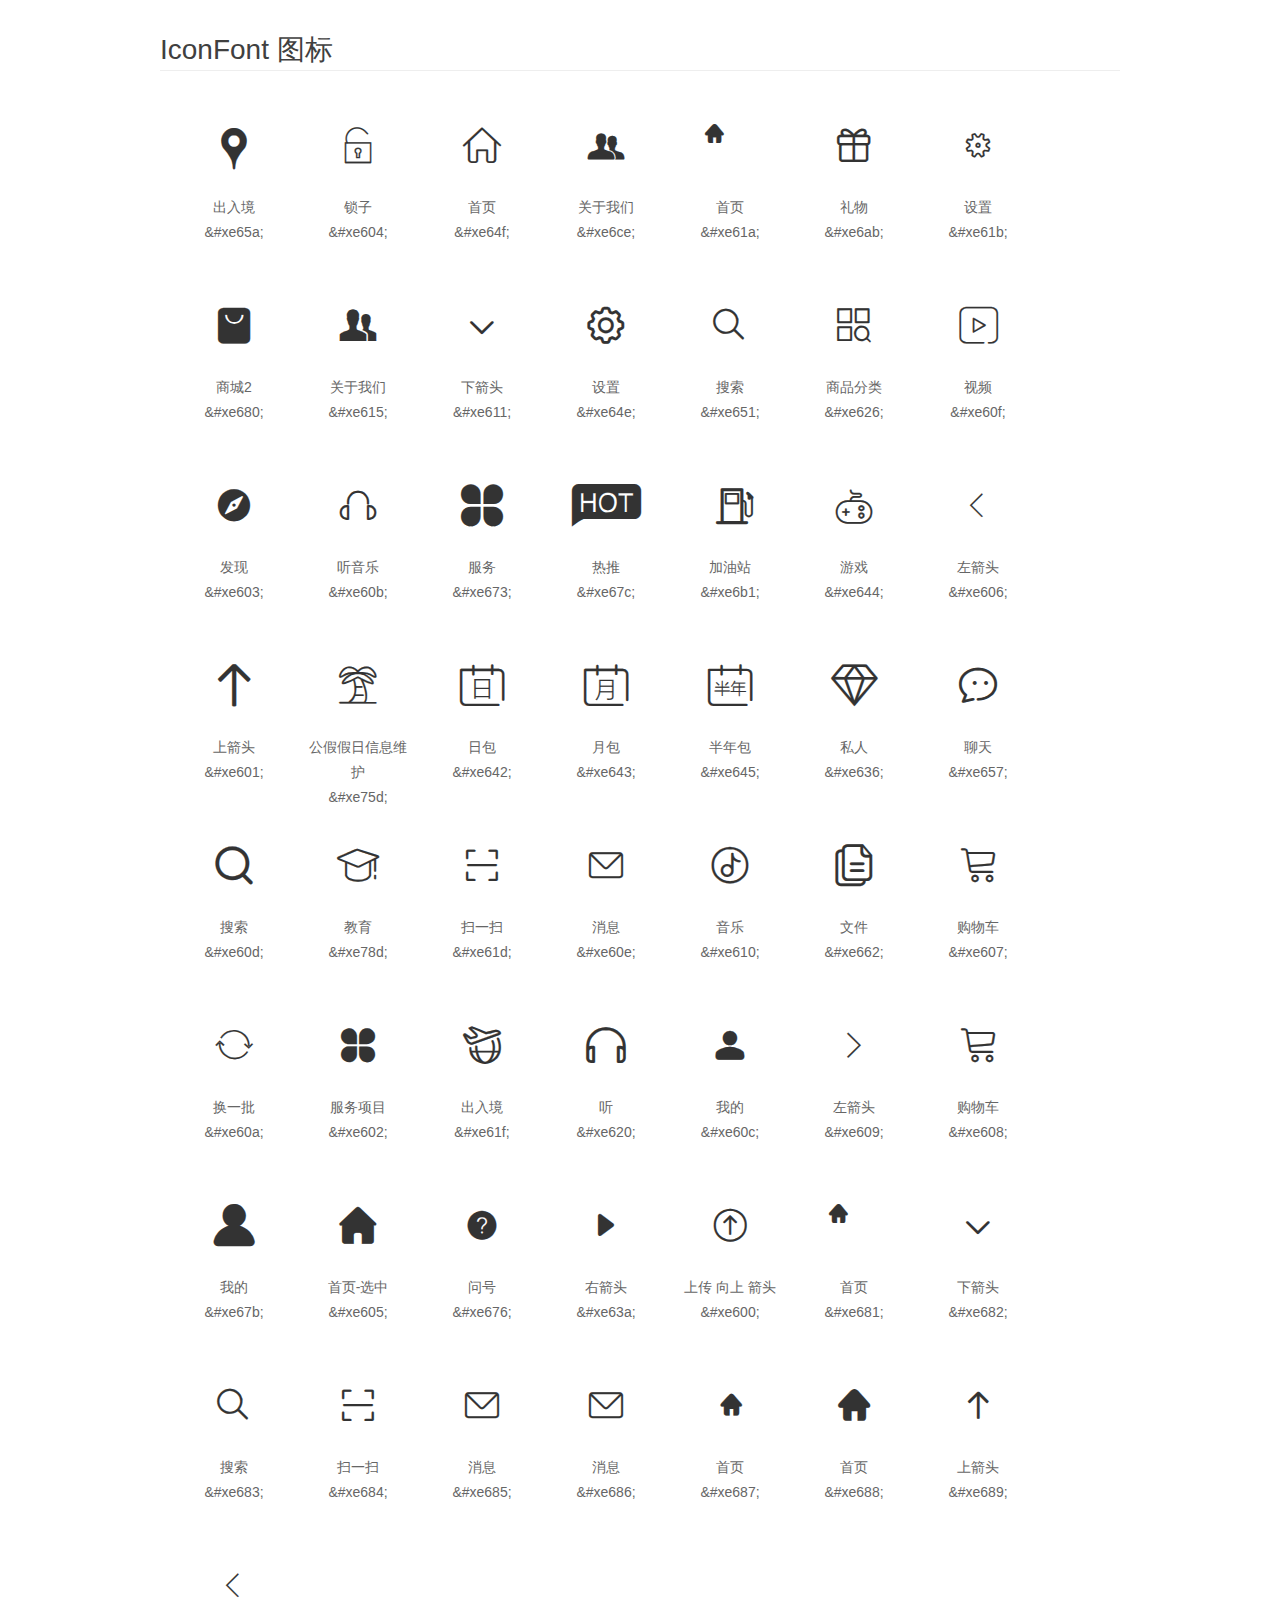
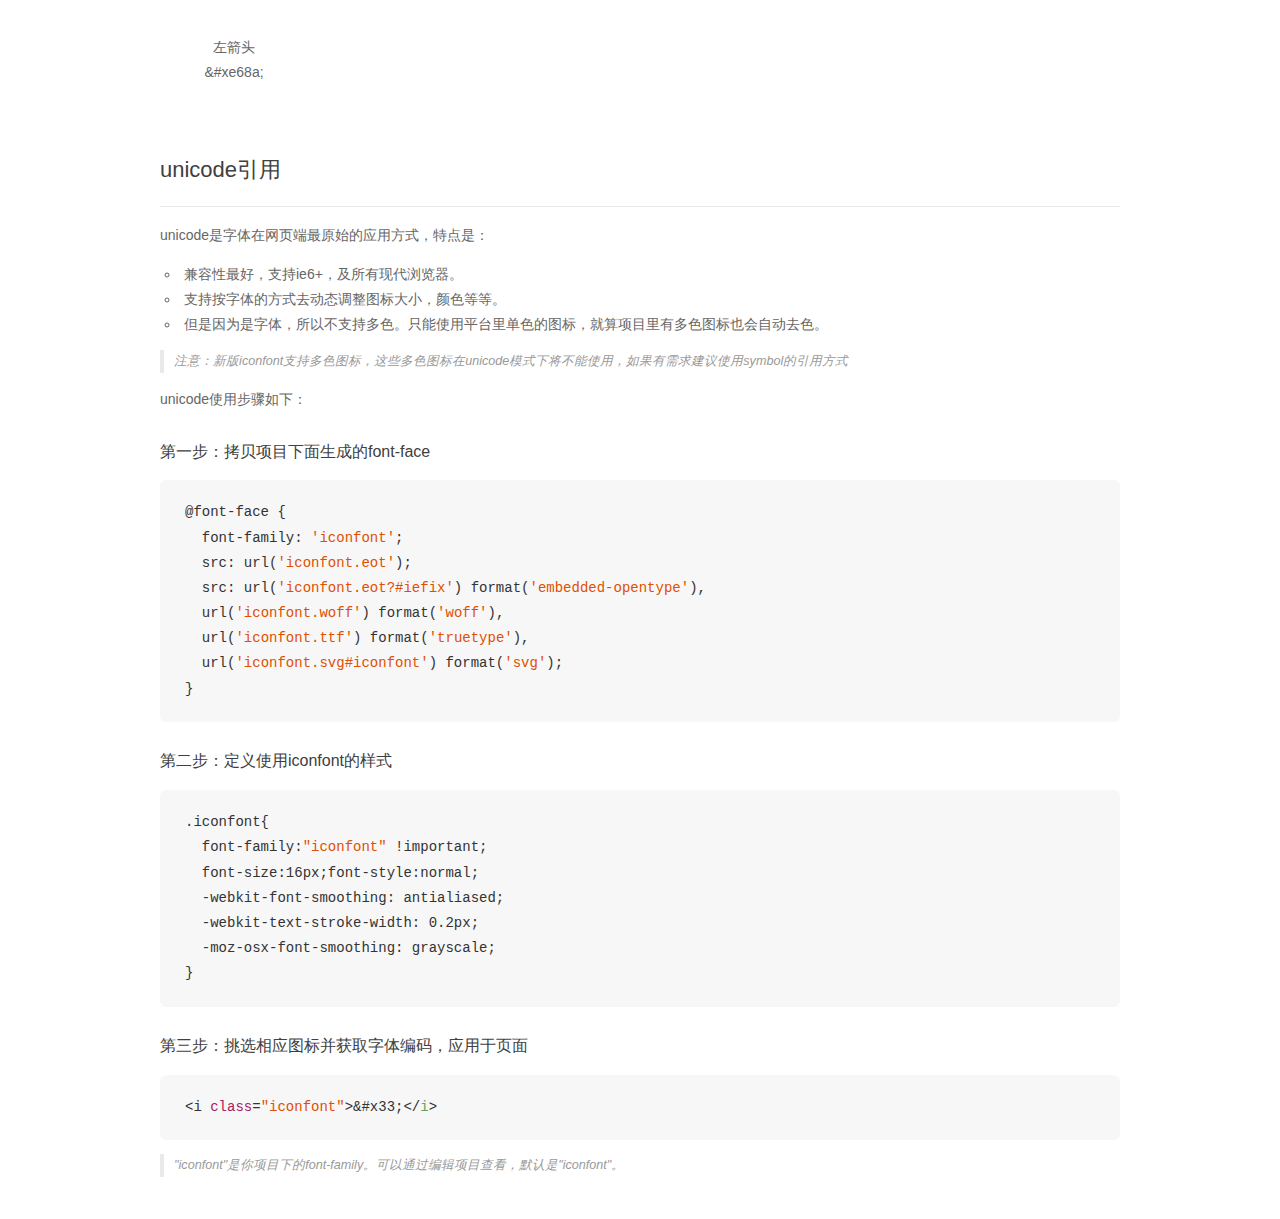
<file: font_893185_dhu6zu2pe2t/demo_unicode.html>
<!DOCTYPE html>
<html>
<head>
    <meta charset="utf-8"/>
    <title>IconFont</title>
    <link rel="stylesheet" href="demo.css">

    <style type="text/css">

        @font-face {font-family: "iconfont";
          src: url('iconfont.eot'); /* IE9*/
          src: url('iconfont.eot#iefix') format('embedded-opentype'), /* IE6-IE8 */
          url('iconfont.woff') format('woff'), /* chrome, firefox */
          url('iconfont.ttf') format('truetype'), /* chrome, firefox, opera, Safari, Android, iOS 4.2+*/
          url('iconfont.svg#iconfont') format('svg'); /* iOS 4.1- */
        }

        .iconfont {
          font-family:"iconfont" !important;
          font-size:16px;
          font-style:normal;
          -webkit-font-smoothing: antialiased;
          -webkit-text-stroke-width: 0.2px;
          -moz-osx-font-smoothing: grayscale;
        }

    </style>
</head>
<body>
    <div class="main markdown">
        <h1>IconFont 图标</h1>
        <ul class="icon_lists clear">
            
                <li>
                <i class="icon iconfont">&#xe65a;</i>
                    <div class="name">出入境</div>
                    <div class="code">&amp;#xe65a;</div>
                </li>
            
                <li>
                <i class="icon iconfont">&#xe604;</i>
                    <div class="name">锁子</div>
                    <div class="code">&amp;#xe604;</div>
                </li>
            
                <li>
                <i class="icon iconfont">&#xe64f;</i>
                    <div class="name">首页</div>
                    <div class="code">&amp;#xe64f;</div>
                </li>
            
                <li>
                <i class="icon iconfont">&#xe6ce;</i>
                    <div class="name">关于我们</div>
                    <div class="code">&amp;#xe6ce;</div>
                </li>
            
                <li>
                <i class="icon iconfont">&#xe61a;</i>
                    <div class="name">首页</div>
                    <div class="code">&amp;#xe61a;</div>
                </li>
            
                <li>
                <i class="icon iconfont">&#xe6ab;</i>
                    <div class="name">礼物</div>
                    <div class="code">&amp;#xe6ab;</div>
                </li>
            
                <li>
                <i class="icon iconfont">&#xe61b;</i>
                    <div class="name">设置</div>
                    <div class="code">&amp;#xe61b;</div>
                </li>
            
                <li>
                <i class="icon iconfont">&#xe680;</i>
                    <div class="name">商城2</div>
                    <div class="code">&amp;#xe680;</div>
                </li>
            
                <li>
                <i class="icon iconfont">&#xe615;</i>
                    <div class="name">关于我们</div>
                    <div class="code">&amp;#xe615;</div>
                </li>
            
                <li>
                <i class="icon iconfont">&#xe611;</i>
                    <div class="name">下箭头</div>
                    <div class="code">&amp;#xe611;</div>
                </li>
            
                <li>
                <i class="icon iconfont">&#xe64e;</i>
                    <div class="name">设置</div>
                    <div class="code">&amp;#xe64e;</div>
                </li>
            
                <li>
                <i class="icon iconfont">&#xe651;</i>
                    <div class="name">搜索</div>
                    <div class="code">&amp;#xe651;</div>
                </li>
            
                <li>
                <i class="icon iconfont">&#xe626;</i>
                    <div class="name">商品分类</div>
                    <div class="code">&amp;#xe626;</div>
                </li>
            
                <li>
                <i class="icon iconfont">&#xe60f;</i>
                    <div class="name">视频</div>
                    <div class="code">&amp;#xe60f;</div>
                </li>
            
                <li>
                <i class="icon iconfont">&#xe603;</i>
                    <div class="name">发现</div>
                    <div class="code">&amp;#xe603;</div>
                </li>
            
                <li>
                <i class="icon iconfont">&#xe60b;</i>
                    <div class="name">听音乐</div>
                    <div class="code">&amp;#xe60b;</div>
                </li>
            
                <li>
                <i class="icon iconfont">&#xe673;</i>
                    <div class="name">服务</div>
                    <div class="code">&amp;#xe673;</div>
                </li>
            
                <li>
                <i class="icon iconfont">&#xe67c;</i>
                    <div class="name">热推</div>
                    <div class="code">&amp;#xe67c;</div>
                </li>
            
                <li>
                <i class="icon iconfont">&#xe6b1;</i>
                    <div class="name">加油站</div>
                    <div class="code">&amp;#xe6b1;</div>
                </li>
            
                <li>
                <i class="icon iconfont">&#xe644;</i>
                    <div class="name">游戏</div>
                    <div class="code">&amp;#xe644;</div>
                </li>
            
                <li>
                <i class="icon iconfont">&#xe606;</i>
                    <div class="name">左箭头</div>
                    <div class="code">&amp;#xe606;</div>
                </li>
            
                <li>
                <i class="icon iconfont">&#xe601;</i>
                    <div class="name">上箭头</div>
                    <div class="code">&amp;#xe601;</div>
                </li>
            
                <li>
                <i class="icon iconfont">&#xe75d;</i>
                    <div class="name">公假假日信息维护</div>
                    <div class="code">&amp;#xe75d;</div>
                </li>
            
                <li>
                <i class="icon iconfont">&#xe642;</i>
                    <div class="name">日包</div>
                    <div class="code">&amp;#xe642;</div>
                </li>
            
                <li>
                <i class="icon iconfont">&#xe643;</i>
                    <div class="name">月包</div>
                    <div class="code">&amp;#xe643;</div>
                </li>
            
                <li>
                <i class="icon iconfont">&#xe645;</i>
                    <div class="name">半年包</div>
                    <div class="code">&amp;#xe645;</div>
                </li>
            
                <li>
                <i class="icon iconfont">&#xe636;</i>
                    <div class="name">私人</div>
                    <div class="code">&amp;#xe636;</div>
                </li>
            
                <li>
                <i class="icon iconfont">&#xe657;</i>
                    <div class="name">聊天</div>
                    <div class="code">&amp;#xe657;</div>
                </li>
            
                <li>
                <i class="icon iconfont">&#xe60d;</i>
                    <div class="name">搜索</div>
                    <div class="code">&amp;#xe60d;</div>
                </li>
            
                <li>
                <i class="icon iconfont">&#xe78d;</i>
                    <div class="name">教育</div>
                    <div class="code">&amp;#xe78d;</div>
                </li>
            
                <li>
                <i class="icon iconfont">&#xe61d;</i>
                    <div class="name">扫一扫</div>
                    <div class="code">&amp;#xe61d;</div>
                </li>
            
                <li>
                <i class="icon iconfont">&#xe60e;</i>
                    <div class="name">消息</div>
                    <div class="code">&amp;#xe60e;</div>
                </li>
            
                <li>
                <i class="icon iconfont">&#xe610;</i>
                    <div class="name">音乐</div>
                    <div class="code">&amp;#xe610;</div>
                </li>
            
                <li>
                <i class="icon iconfont">&#xe662;</i>
                    <div class="name">文件</div>
                    <div class="code">&amp;#xe662;</div>
                </li>
            
                <li>
                <i class="icon iconfont">&#xe607;</i>
                    <div class="name">购物车</div>
                    <div class="code">&amp;#xe607;</div>
                </li>
            
                <li>
                <i class="icon iconfont">&#xe60a;</i>
                    <div class="name">换一批</div>
                    <div class="code">&amp;#xe60a;</div>
                </li>
            
                <li>
                <i class="icon iconfont">&#xe602;</i>
                    <div class="name">服务项目</div>
                    <div class="code">&amp;#xe602;</div>
                </li>
            
                <li>
                <i class="icon iconfont">&#xe61f;</i>
                    <div class="name">出入境</div>
                    <div class="code">&amp;#xe61f;</div>
                </li>
            
                <li>
                <i class="icon iconfont">&#xe620;</i>
                    <div class="name">听</div>
                    <div class="code">&amp;#xe620;</div>
                </li>
            
                <li>
                <i class="icon iconfont">&#xe60c;</i>
                    <div class="name">我的</div>
                    <div class="code">&amp;#xe60c;</div>
                </li>
            
                <li>
                <i class="icon iconfont">&#xe609;</i>
                    <div class="name">左箭头</div>
                    <div class="code">&amp;#xe609;</div>
                </li>
            
                <li>
                <i class="icon iconfont">&#xe608;</i>
                    <div class="name">购物车</div>
                    <div class="code">&amp;#xe608;</div>
                </li>
            
                <li>
                <i class="icon iconfont">&#xe67b;</i>
                    <div class="name">我的</div>
                    <div class="code">&amp;#xe67b;</div>
                </li>
            
                <li>
                <i class="icon iconfont">&#xe605;</i>
                    <div class="name">首页-选中</div>
                    <div class="code">&amp;#xe605;</div>
                </li>
            
                <li>
                <i class="icon iconfont">&#xe676;</i>
                    <div class="name">问号</div>
                    <div class="code">&amp;#xe676;</div>
                </li>
            
                <li>
                <i class="icon iconfont">&#xe63a;</i>
                    <div class="name">右箭头</div>
                    <div class="code">&amp;#xe63a;</div>
                </li>
            
                <li>
                <i class="icon iconfont">&#xe600;</i>
                    <div class="name">上传 向上 箭头</div>
                    <div class="code">&amp;#xe600;</div>
                </li>
            
                <li>
                <i class="icon iconfont">&#xe681;</i>
                    <div class="name">首页</div>
                    <div class="code">&amp;#xe681;</div>
                </li>
            
                <li>
                <i class="icon iconfont">&#xe682;</i>
                    <div class="name">下箭头</div>
                    <div class="code">&amp;#xe682;</div>
                </li>
            
                <li>
                <i class="icon iconfont">&#xe683;</i>
                    <div class="name">搜索</div>
                    <div class="code">&amp;#xe683;</div>
                </li>
            
                <li>
                <i class="icon iconfont">&#xe684;</i>
                    <div class="name">扫一扫</div>
                    <div class="code">&amp;#xe684;</div>
                </li>
            
                <li>
                <i class="icon iconfont">&#xe685;</i>
                    <div class="name">消息</div>
                    <div class="code">&amp;#xe685;</div>
                </li>
            
                <li>
                <i class="icon iconfont">&#xe686;</i>
                    <div class="name">消息</div>
                    <div class="code">&amp;#xe686;</div>
                </li>
            
                <li>
                <i class="icon iconfont">&#xe687;</i>
                    <div class="name">首页</div>
                    <div class="code">&amp;#xe687;</div>
                </li>
            
                <li>
                <i class="icon iconfont">&#xe688;</i>
                    <div class="name">首页</div>
                    <div class="code">&amp;#xe688;</div>
                </li>
            
                <li>
                <i class="icon iconfont">&#xe689;</i>
                    <div class="name">上箭头</div>
                    <div class="code">&amp;#xe689;</div>
                </li>
            
                <li>
                <i class="icon iconfont">&#xe68a;</i>
                    <div class="name">左箭头</div>
                    <div class="code">&amp;#xe68a;</div>
                </li>
            
        </ul>
        <h2 id="unicode-">unicode引用</h2>
        <hr>

        <p>unicode是字体在网页端最原始的应用方式，特点是：</p>
        <ul>
        <li>兼容性最好，支持ie6+，及所有现代浏览器。</li>
        <li>支持按字体的方式去动态调整图标大小，颜色等等。</li>
        <li>但是因为是字体，所以不支持多色。只能使用平台里单色的图标，就算项目里有多色图标也会自动去色。</li>
        </ul>
        <blockquote>
        <p>注意：新版iconfont支持多色图标，这些多色图标在unicode模式下将不能使用，如果有需求建议使用symbol的引用方式</p>
        </blockquote>
        <p>unicode使用步骤如下：</p>
        <h3 id="-font-face">第一步：拷贝项目下面生成的font-face</h3>
        <pre><code class="lang-js hljs javascript">@font-face {
  font-family: <span class="hljs-string">'iconfont'</span>;
  src: url(<span class="hljs-string">'iconfont.eot'</span>);
  src: url(<span class="hljs-string">'iconfont.eot?#iefix'</span>) format(<span class="hljs-string">'embedded-opentype'</span>),
  url(<span class="hljs-string">'iconfont.woff'</span>) format(<span class="hljs-string">'woff'</span>),
  url(<span class="hljs-string">'iconfont.ttf'</span>) format(<span class="hljs-string">'truetype'</span>),
  url(<span class="hljs-string">'iconfont.svg#iconfont'</span>) format(<span class="hljs-string">'svg'</span>);
}
</code></pre>
        <h3 id="-iconfont-">第二步：定义使用iconfont的样式</h3>
        <pre><code class="lang-js hljs javascript">.iconfont{
  font-family:<span class="hljs-string">"iconfont"</span> !important;
  font-size:<span class="hljs-number">16</span>px;font-style:normal;
  -webkit-font-smoothing: antialiased;
  -webkit-text-stroke-width: <span class="hljs-number">0.2</span>px;
  -moz-osx-font-smoothing: grayscale;
}
</code></pre>
        <h3 id="-">第三步：挑选相应图标并获取字体编码，应用于页面</h3>
        <pre><code class="lang-js hljs javascript">&lt;i <span class="hljs-class"><span class="hljs-keyword">class</span></span>=<span class="hljs-string">"iconfont"</span>&gt;&amp;#x33;<span class="xml"><span class="hljs-tag">&lt;/<span class="hljs-name">i</span>&gt;</span></span></code></pre>

        <blockquote>
        <p>"iconfont"是你项目下的font-family。可以通过编辑项目查看，默认是"iconfont"。</p>
        </blockquote>
    </div>


</body>
</html>
</file>
<file: css/iconfont.css>
@font-face {font-family: "iconfont";
  src: url('iconfont.eot?t=1545617690356'); /* IE9*/
  src: url('iconfont.eot?t=1545617690356#iefix') format('embedded-opentype'), /* IE6-IE8 */
  url('[data-uri]') format('woff'),
  url('iconfont.ttf?t=1545617690356') format('truetype'), /* chrome, firefox, opera, Safari, Android, iOS 4.2+*/
  url('iconfont.svg?t=1545617690356#iconfont') format('svg'); /* iOS 4.1- */
}

.iconfont {
  font-family:"iconfont" !important;
  font-size:16px;
  font-style:normal;
  -webkit-font-smoothing: antialiased;
  -moz-osx-font-smoothing: grayscale;
}

.icon-churujing:before { content: "\e65a"; }

.icon-tubiao:before { content: "\e604"; }

.icon-shouye:before { content: "\e64f"; }

.icon-guanyuwomen:before { content: "\e6ce"; }

.icon-shouye1:before { content: "\e61a"; }

.icon-liwu:before { content: "\e6ab"; }

.icon-shezhi1:before { content: "\e61b"; }

.icon-shangcheng2:before { content: "\e680"; }

.icon-guanyuwomen1:before { content: "\e615"; }

.icon-xiajiantou:before { content: "\e611"; }

.icon-shezhi:before { content: "\e64e"; }

.icon-sousuo1:before { content: "\e651"; }

.icon-shangpinfenlei:before { content: "\e626"; }

.icon-shipin:before { content: "\e60f"; }

.icon-faxian:before { content: "\e603"; }

.icon-tingyinle:before { content: "\e60b"; }

.icon-fuwu:before { content: "\e673"; }

.icon-retui:before { content: "\e67c"; }

.icon-xinxinicon:before { content: "\e6b1"; }

.icon-youxi:before { content: "\e644"; }

.icon-mjiantou-copy:before { content: "\e606"; }

.icon-jiantou:before { content: "\e601"; }

.icon-gongjiajiarixinxiweihu:before { content: "\e75d"; }

.icon-ribao:before { content: "\e642"; }

.icon-yuebao:before { content: "\e643"; }

.icon-bannianbao:before { content: "\e645"; }

.icon-siren:before { content: "\e636"; }

.icon-liaotian:before { content: "\e657"; }

.icon-sousuo:before { content: "\e60d"; }

.icon-jiaoyu:before { content: "\e78d"; }

.icon-saoyisao:before { content: "\e61d"; }

.icon-xiaoxi:before { content: "\e60e"; }

.icon-yinle:before { content: "\e610"; }

.icon-wenjian:before { content: "\e662"; }

.icon-tubiaozhizuomoban:before { content: "\e607"; }

.icon-huanyipi:before { content: "\e60a"; }

.icon-fuwuxiangmu:before { content: "\e602"; }

.icon-churujing1:before { content: "\e61f"; }

.icon-ting:before { content: "\e620"; }

.icon-wode:before { content: "\e60c"; }

.icon-mjiantou-copy1:before { content: "\e609"; }

.icon-tubiaozhizuomoban-copy:before { content: "\e608"; }

.icon-wode1:before { content: "\e67b"; }

.icon-index-copy:before { content: "\e605"; }

.icon-wenhao:before { content: "\e676"; }

.icon-f10:before { content: "\e63a"; }

.icon-top:before { content: "\e600"; }

.icon-shouye1-copy:before { content: "\e681"; }

.icon-xiajiantou-copy:before { content: "\e682"; }

.icon-sousuo1-copy:before { content: "\e683"; }

.icon-saoyisao-copy:before { content: "\e684"; }

.icon-xiaoxi-copy:before { content: "\e685"; }

.icon-xiaoxi-copy1:before { content: "\e686"; }

.icon-shouye1-copy1:before { content: "\e687"; }

.icon-shouye1-copy-copy:before { content: "\e688"; }

.icon-jiantou-copy:before { content: "\e689"; }

.icon-mjiantou-copy-copy:before { content: "\e68a"; }
</file>
<file: css/public.css>
@charset "utf-8";
/* CSS Document */
body,p,ul,ol,dl,dd,h1,h2,h3,h4,h5,h6,td,input,select,textarea,figure{
	margin:0;
	padding:0;
}
body{
	font-family:"微软雅黑",Arial;
	background:#f0f0f0;
	display:-webkit-flex;
	-webkit-flex-direction:column; 
}
a{
	text-decoration:none;
}
li{
	list-style:none;
}
img{
	display: block;
	border:none;
}
html,body{
	height:100%;
}
html{
	font-size:26.67vw;
}

/* 回到顶部 */
.to_top{
	position: fixed;
	bottom: .64rem;
	right: .12rem;
	width: .3rem;
	height: .3rem;
	border-radius: 50%;
	border:1px solid #f4cbbc;
}	
.to_top .iconfont{
	display: block;
	font-size:.14rem;
	color:#f4cbbc;
	margin-left:.08rem;
	margin-top:.08rem;
}
footer{
	display: -webkit-flex;
	justify-content: space-around;
	width: 100%;
	height:.42rem;
    text-align: center;
    padding-top:.1rem;
    background: #fff;
    margin-top:1px;
}
footer a .iconfont{
	color: #999;
	display: block;
	line-height: .18rem;
	font-size: 18px;
}
footer a .icon-index-copy{
	display: block;
	font-size: .08rem;
}
footer span{
	display: block;
	color: #999999;
	line-height: 20px;
	font-size:.1rem;
}
</file>
<file: css/index.css>
body{
	background: #fff;
}
/* 头部 */
header{
	width: 100%;
	background: linear-gradient(to right,#ba8ec3 20%,#7e96d3 70%,#659ada 850%);
}
header ul:nth-child(1){
	width: 3.35rem;
	height: .2rem;
	line-height: .2rem;
	margin:0 auto;
	padding-top: .14rem;
	display: -webkit-flex;
	-webkit-justify-content:space-between;
	background-color:transparent;
}
header .header_a{
	float: left;
	width: .3rem;
	height: .14rem;
	line-height: .14rem;
	text-align: center;
	color:#f6f1f8;
	border:1px solid #c4a5d1;
	border-radius: 8px;
	font-size: .1rem;
}
header .header_b{
	float: left;
	color: #fff;
	margin-left:.1rem;
	line-height: .14rem;
	font-size: .12rem;
}
header ul:nth-child(1) li:nth-child(2){
	width:.88rem;
	display:-webkit-flex;
	-webkit-justify-content:space-between;
}
header ul:nth-child(1) li:nth-child(2) i{
	color:#fff;
}
.guding{
	position: fixed;
	top:.33rem;
	left: 0;
	width: 100%;
	height: .8rem;
	z-index: 3;
	background: linear-gradient(to right,#ba8ec3 20%,#7e96d3 70%,#659ada 850%);
	display: -webkit-flex;
	-webkit-justify-content:space-around;
	display: none;
}
.section{
	flex:1;
	overflow-y:auto;
}
.sec_top{
	padding-top:.1rem;
	background: linear-gradient(to right,#ba8ec3 20%,#7e96d3 70%,#659ada 850%);
}
.liu{
	width: 3.35rem;
	margin:0 auto;
	margin-top:.14rem;	
	position: relative;
}
.liu_top{
	position: absolute;
	top:-.4rem;
	margin-top:.33rem;
}
.liu_top p{
	line-height: .14rem;
	font-size:.1rem;
	color:#fff;
}
.liu div:nth-child(2){
	width: .78rem;
	padding:.43rem .60rem;
	border-radius:50%;
	border:1px solid #d5c8e3;
	text-align: center;
	color:#fff;
	font-size:.12rem;
	margin-left:.72rem; 	
}
.liu div:nth-child(2) span:nth-child(1){
	color:#fff;
	font-size: .26rem;
	line-height: .4rem;
	margin-left:.1rem;
}
.liu div:nth-child(2) span:nth-child(2){
	display: block;
	width:.58rem ;
	height:.20rem ;
	line-height: .2rem;
	border:1px solid #d5c8e3;
	margin:0 auto;
	margin-top:.12rem;
}
.section .sec_aa{
	width: 3.39rem;
	color:#fff;
	text-align: center;
	margin: 0 auto;
	margin-top:.25rem;
	display: -webkit-flex;
	-webkit-justify-content:space-between;	
}
.section ul:nth-child(1) li{
	width: .51rem;
}
.huafei a{
	display: block;
	font-size: .12rem;
	color:#fff;
}
.huafei p{
	margin-top:.04rem;
	margin-bottom: .15rem;
	color:#fff;
	font-size:.12rem;
}
.huafei p span{
	/* float: left; */
	font-size:.06rem;
	color:#fff;
}
.huafei img{
	width: .57rem;
	height: .2rem;
}

/* 套餐服务 */
nav {
	width: 3.39rem;
	margin:0 auto;
	padding-top:.14rem;
	padding-bottom: .1rem;
	overflow: hidden;
}
nav div{
	width: .74rem;
	height:.58rem;
	text-align: center;
	float: left;
	margin-right: .1rem;
}
nav div img{
	display: block;
	width:.2rem;
	height: .2rem;
	margin-left: .3rem;
}
nav div p{
	line-height: .3rem;
	font-size: .12rem;
}
.banner{
	width: 100%;
	width: 3.75rem;
	height: 1.16rem;
	overflow: hidden;
}
.banner img{
	width: 3.75rem;
	height: 1.16rem;
}
.cal{
	padding-bottom: .12rem; 
}
.cal_head{
	height:.43rem;
	width: 100%;
	display: -webkit-flex;
	align-items: center;
	justify-content: center;
}
.cal_head img{
	width: .16rem;
	height: .16rem;
	margin-right: .14rem;
}
.cal_head h3{
	font-size: .12rem;
	color:#ff55ba;
}
.cal_bot{
	width: 3.53rem;
	display: -webkit-flex;
	justify-content: space-around;
	flex-wrap: wrap;
	margin: 0 auto;
	margin-bottom: .12rem;
}
.cal_bot a{
	display: block;
	width: 1.71rem;
	height: .83rem;
	position: relative;
	margin-bottom: .05rem;
}
.cal_bot span{
	width:1.72rem ;
	height:.2rem;
	line-height: .2rem;
	text-indent:.2rem;
	color: #fff;
	background: rgba(178,158,133,.9);
	font-size: .09rem;
	border-radius: 5px;
	border-top-left-radius: 0;
	border-top-right-radius:0;
	position: absolute;
	left:0;
	bottom: 0;
}
.cal_bot img{
	width: 1.73rem;
	height: .81rem;
}
.sw{
	border-top:2px solid #f9f9f9;
	border-bottom: 8px solid #f2f1ef;
	height: .32rem;
	display: -webkit-flex;
	justify-content: space-around;
	align-items: center;
}
.sw img{
	float: left;
	width: .12rem;
	height: .12rem;
}
.sw p{
	color:#707070;
	float: left;
	margin-left:.02rem;
	font-size: 10px;
}
/* 热推业务 */
.lq_a{
	height: 1.4rem;
	background: url(../img/lq.jpg);
	background-size: 100% 100%;
}
.et{
	height: 2.14rem;
	display: -webkit-flex;
	justify-content: space-between;
	flex-wrap: wrap;
	border-bottom:1px solid #eee; 
}
.et li{
	width: 1.54rem;
	height: .51rem;
	padding:.28rem .16rem;
	float: left;
	border:1px solid #eee;
	border-left:none;
	border-bottom: none;
}
.et img{
	float: left;
	width: .62rem;
	height: .51rem;
	margin-right: .26rem;
}
.et h3{
	line-height: .26rem;
	font-size: .14rem;
	color: #303030;
	font-weight: 400;
}
.et p{
	width: .77rem;
	height: .18rem;
	text-align: center;
	text-indent: -.1rem;
	line-height: .18rem;
	font-size: 10px;
	color: #fcc483;
	border:1px solid #fcc483;
	border-radius: 8px;
	margin-left:.77rem;
}
.et .kua{
	color: #5cadf4;
	border-color: #5cadf4;
}
.et .gang{
	color: #76c648;
	border-color: #76c648;
}
.et .xiang{
	color: #fda500;
	border-color: #fda500;
}
.bm h3{
	color: #fe5b31;
}
.bm_a{
	background:url("../img/bm01.jpg");
	background-size: 100% 100%;
	position: relative;
}
.bm_a div:nth-child(1){
	width: 2.36rem;
	height: .9rem;
	background: #fff;
	position: absolute;
	right:0;
	top:.28rem;
	border-top-left-radius: 8px;
	border-bottom-left-radius: 8px;
}
.bm_a div:nth-child(1) .icon-tubiao{
	width: .16rem;
	height: .16rem;
	font-size: .16rem;
	margin-left:.18rem;
	color: #c2c2c2;
}
.icon-f10{
	margin-top:.1rem;
}
.bm_a div:nth-child(1) p:nth-child(1){
	/* height: .84rem; */
	line-height: .3rem;
	font-size: .16rem;
}
.bm_a div:nth-child(1) p:nth-child(2){
	margin-left:.18rem;
	font-size: .14rem;
	color: #c2c2c2;
}
.bm_a div:nth-child(1) a{
	margin-left:.18rem;
	display: block;
	color:#666;
	font-size: .12rem;
}
.bm_b{
	height: 1.6rem;
	display: -webkit-flex;
	justify-content: space-around;
	align-items: center;
}
.bm_b li{
	width: 1.12rem;
	height: 1.42rem;
	position: relative;
	background:url("../img/tm01.jpg");
	background-size: 1.12rem 1.42rem;
	border-radius: 5px;
}
.bm_b h3{
	position: absolute;
	left: .30rem;
	top:.14rem;
	color:#363636;
	font-size:.12rem;
}
.bm_b p{
	width:1.12rem;
	height: .18rem;
	position:absolute;
	bottom: 0;
	left: 0;
	font-size: .10rem;
	text-align: center;
	line-height: .18rem;
	background: #acacac;
	color:#fff;
	border-radius: 5px;
	border-top-left-radius: 0;
	border-top-right-radius:0;
}
.yl{
	border-top:.08rem solid #f5f5f5;
	margin-bottom: .18rem;
}
.yule{
	display: -webkit-flex;
	flex-wrap: nowrap;
	flex-shrink: 0;
	overflow-x:auto;
}
.yule div{
	margin-left:.1rem;
}
.yule img{
	display: block;
	width: .88rem;
	height: 1.2rem;
}
.yule p{
	width:.88rem;
	white-space: nowrap;
	overflow: hidden;
	text-overflow: ellipsis;
	font-size: .1rem;
	line-height: .22rem;
}
.font h3{
	color:#a7df15;
}
.font_a{
	/* text-align: center; */
	height: 1.7rem;
	display: flex;
	justify-content: start;
	/* -webkit-box-reflect: below 0 -webkit-linear-gradient(transparent,transparent 50%,rgba(255,255,255,.3)  */
	background: linear-gradient(to right,#ba8ec3 20%,#7e96d3 70%,#659ada 850%);
}
.font_a div{
	float: left;
	margin-left: .1rem;
	font-size: .1rem;
	background: #fff;
	width: .97rem;
	height: .97rem;
	margin-top:.42rem;
	text-align: center;
	border-radius: .04rem;
	display: flex;
	justify-content: space-around;
	flex-direction: column;
	-webkit-box-reflect: below -.45rem linear-gradient(transparent, transparent 20%, rgba(255,255,255,.5));

}
.font_a img{
	display: block;
	width:.34rem;
	height: .34rem;
	margin-left:.3rem;
	/* -webkit-box-reflect: below 0 -webkit-linear-gradient(transparent,transparent 50%,rgba(255,255,255,.3)  */
	/* -webkit-box-reflect: below 0 linear-gradient(transparent, white); */
}
.none{
	display: flex;
	align-items: center;
	justify-content: space-around;
	height: .5rem;
	background: #f2f1ef;
}
.none p{
	font-size: .1rem;
	color: #b8b8b8;
}
footer a:nth-child(1) span{
	color:#ff7744;
}
footer .icon-shouye1-copy-copy{
	color:#ff7744;
}
</file>
<file: css/find.css>
body{
    color: #f0eff4;
}
header{
    height: .49rem;
    padding: 0 .14rem;
    text-align: center;
    line-height: .49rem;
    background: #fff;
    margin-bottom: 1px;
}
header .icon-sousuo1{
    font-size: .2rem;
    color:#ff4c08;
    float: right;
}
header p{
    font-size: .16rem;
    color:#0b0b0b;
}
.fixed{
    flex: 1;
    overflow-x: auto;
}
.nav{
    width: 100%;
    height: .42rem;
    border-bottom: 1px solid #eee;
    display: -webkit-flex;
    align-items: center;
    justify-content: space-around;
    font-size: .14rem;
    background: #fff;
}
.nav a{
    color:#6f6f6f;
    font-size:.14rem;
}
.nav a:hover{
    color:#ff7b49;
    font-size:.14rem;
    border-bottom: .03rem solid #ff5516;
}
nav{
    height: .8rem;
    background: #fe2d23;
    font-size: .1rem;
    display:-webkit-flex;
    justify-content: center;
    align-items: center;
    position: relative;
}
nav .nav_a{
    width: 16%;
    display: -webkit-flex;
    flex-direction: column;
    align-items: center;
}
nav .nav_a a{
    color:#feecc4;
}
nav .nav_b{
    position: relative;
    width: 8%;
    border-top:.01rem dashed #fefdd1;
}
nav .icon-mjiantou-copy1{
    position: absolute;
    top:-.09rem;
}
nav .way{
    background: #5c100d;
    width: .64rem;
    height: .12rem;
    line-height: .12rem;
    padding:.05rem;
    position: absolute;
    right: 0;
    top:.12rem;
    border-top-left-radius: .3rem;
    border-bottom-left-radius: .3rem;
}
nav .way i{
    float: left;
    color:#fe6114;
}
/* 砍价领取福利 */
.can{
    height: .4rem;
    width: 94%;
    margin: 0 auto;
}
.can p{
    color: #000;
    font-size: .22rem;
    line-height: .4rem;
}
.can span {
    float: right;
    color:#7f7e81;
    font-size:.12rem;
}
.canjia li{
    width: 94%;
    margin:0 auto;
    height: 1rem;
    background: url("../img/canjia.jpg") no-repeat;
    position: relative;
    display: -webkit-flex;
    align-items: center;
    margin-top:.14rem;
}
.canjia_aa img{
    margin:0 .14rem;
}
.canjia_bb h3{
    font-size: .14rem;
    color:#000;
}
.canjia_bb .yuan{
    font-size:.12rem ;
    color: #999;
}
.canjia_bb .xian{
    font-size: .1rem;
    color: #ccc;
}
.canjia li span{
    color:#fff;
    font-size:.1rem ;
    padding: .04rem .06rem;
    border-radius: .1rem;
    background: #fe0f39;
    position: absolute;
    bottom: .08rem;
    right: .07rem;
}
.cangoods{
    width: 100%;
    height: .54rem;
    background: #fff;
    display: -webkit-flex;
    justify-content: space-around;
    align-items: center;
}
.cangoods span{
    width:44%;
    height:.44rem;
    background:#fff;
    color: #fe0f39;
    font-size: .16rem;
    border-radius: .06rem;
    text-align: center;
    line-height: .44rem;
}
.cangoods span:hover{
    background: #fe0f39;
    color:#fff;
}
</file>
<file: css/sever.css>
/* header */
header{
    position: relative;
    background: #fff;
    height: .46rem;
    margin-top:1px;
    margin-bottom: 2px;
}
header p{
    line-height: .46rem;
    font-size: .14rem;
    text-align: center;
}
header img{
    position: absolute;
    right: .14rem;
    top:.13rem;
    width:.2rem;
    height: .2rem;
}
.big_box{
    position: relative;
    display: -webkit-flex;
    margin-top:1px;
    margin-bottom: 1px;

}
.aside{
    width: 20%;
    height: 5.65rem;
    display: flex;
    flex-direction: column;
    justify-content: start;
    width: .57rem;
    /* position: fixed;
    left:0;
    top:.48rem; */
}
.aside li{
    height:.57rem;
    line-height: .57rem;
    text-align: center;
    display: block;
    color:#696969;
    font-size: .12rem;
}
.aside .act{
    background: #fff;
    border-left:5px solid #ff7743;
    color:#ff7743;
}
.action{
    width: 90%;
    background: #fff;
    position: relative;
    flex: 1;
    overflow-y:auto;
}
.action .right_a{
    width: 100%;
    display: -webkit-flex;
    justify-content: space-between;
    align-items: center;
    margin:0 auto;
    position: absolute;
    left:0;
    top:0;
    display: none;
}
.action .right_b{
    display: block;
}
.top_a{
    height: .57rem;
    line-height: .57rem;
    display: -webkit-flex;
    justify-content: space-around;
    align-items: center;
}
.top_a .sp{
    height: 1px;
    width: 1.03rem;
    background: url("../img/xian.jpg") no-repeat;
}
.top_a span:nth-child(2){
    font-size: .12rem;
}
.action_a{
    width: 100%;
    display: -webkit-flex;
    justify-content: space-between;
    align-items: center;
    margin:0 auto;
    flex-wrap: wrap;
}
.action_a img{
    width:.24rem;
    height: .24rem;
}
.top_b{
    width:33%;
    margin-bottom: .3rem;
    flex-shrink: 0;
    display: -webkit-flex;
    flex-direction: column;
    justify-content: space-around;
    align-items: center;
}
.top_b p{
    font-size: .1rem;
}
</file>
<file: css/shopping.css>
body{
    color: #f2f1ef;
}
header{
    height: .49rem;
    padding: 0 .14rem;
    text-align: center;
    line-height: .49rem;
    background: #fff;
    margin-bottom: 1px;
}
header .icon-mjiantou-copy{
    font-size: .12rem;
    color:#ff4c08;
    float: left;
}
header p{
    font-size: .16rem;
    color:#0b0b0b;
}
.banner{
    height: 1.8rem;
    position: relative;
    background-size: no-repeat;
    overflow: hidden;
    /* background: url(../img/shopping.jpg) no-repeat; */
}
.head{
    position: absolute;
    top:0;
    left:0;
    z-index: 10;
    width: 100%;
    height: .49rem;
    display: -webkit-flex;
    justify-content: space-around;
    align-items: center;
}
.head .input_a{
    display: -webkit-flex;
    flex-direction: column;
    align-items: center;
}
.head li:nth-child(2){
    height: .26rem;
    display:-webkit-flex;
    justify-content: start;
    align-items: center;
    width: 66%;
    border-radius: .04rem;
    background: rgba(255,255,255,.5);
}
.head i{
    margin-left:.08rem;
    margin-right:.12rem;
    font-size: .16rem;
    display: block;
    float: left;
}
.head input{
    display: block;
    background: transparent;
    outline:none;
    border:none;
    color:#fff;
    font-size: .12rem;
}
.head input::-webkit-input-placeholder{
    color:#fff;
}
.head span{
    display: block;
    color:#fff;
    font-size: .1rem;
}
.fixed{
    flex: 1;
    overflow-y:auto;
}
.select{
    width: 94%;
    display: -webkit-flex;
    justify-content: space-between;
    align-items: center;
    margin:0 auto;
    padding:.09rem 0;
}
.select li{
    position: relative;
    width: .82rem; 
    height: .76rem; 
    display: -webkit-flex;
    flex-direction: column;
    justify-content: space-between;
    align-items: center;
    background: #fff;
    border:2px solid #ededed;
}
.select img{
    width: .52rem;
    height: .52rem;
    margin:.02rem 0;
}
.select p{
    font-size: .14rem;
    color: #9b9b9b;
}
.notice{
    width: 94%;
    height: .58rem;
    margin:0 auto;
    background: #fff;
    border-radius: .05rem;
    display: -webkit-flex;
    justify-content: space-around;
    align-items: center;
}
.notice .kb{
    float: left;
    width: .66rem;
    height: .14rem;
    background: url(../img/notice01.jpg) no-repeat;
    background-size:100% 100%;
}
.banner_b{
    height: .3rem;
    /* float: right; */
    width:60%;
    font-size: .32rem;
    overflow: hidden;
    z-index: 3;
    display: -webkit-flex;
    justify-content: start;
    flex-direction: column;
}
.notice_active_ch{
    height: .1rem;
    display: -webkit-flex;
    justify-content: flex-start;
    align-items: center;
    overflow: hidden;
}
.notice_active_ch p{
    font-size: .1rem;
    color: #181818;
}
.banner_img a{
    display: block;
    font-size: .1rem;
    color:#999999;
    padding-left:.1rem;
    border-left:2px solid #f29840;
}
.cal{
    background: #fff;
    margin-top:.08rem;
    position: relative;
}
.cal_head{
	height:.34rem;
	width: 100%;
	display: -webkit-flex;
	align-items: center;
	justify-content: center;
}
.cal_head img{
	width: .16rem;
	height: .16rem;
	margin-right: .05rem;
}
.cal_head h3{
	font-size: .12rem;
	color:#62cdfc;
}
.lq_a{
    width:98%;
    margin: 0 auto;
    height: .88rem;
    border-radius: .08rem;
    background: url(../img/hot-1.jpg) no-repeat; 
    background-size: contain;
}
.cal .et{
    width: 100%;
    display: -webkit-flex;
    flex-wrap: nowrap;
    flex-shrink: 0;
    overflow-x: auto;
}
.et .et_top{
    margin-left: .06rem;
    width: 1.09rem;
    height: 1.55rem;
    margin:.2rem .05rem;
    text-align: center;
    border:2px solid #efefef;
    border-radius: .06rem;
}
.et_top img{
    padding:.24rem;
    display: block;
    width: .74rem;
    height: .46rem;
}
.et_top .et_a{
    text-align: center;
    font-size:.12rem;
    color:#6c6c6c;
    line-height: .2rem;
}
.et_top .kua{
    font-size:.1rem;
    color:#a8a8a8;
}
.et_top .et_price{
    text-decoration: none;
    color:#f7885b;
    font-size:.1rem ;
}
.et .more{
    color: #999;
    font-size:.14rem;
    width: .45rem;
    background: #f1efef;
    display: -webkit-flex;
    align-items: center;
    flex-direction: column;
    justify-content: center;
}
.et .more .et_img{
    display: block;
    width: .2rem;
    height: .2rem;
}
.more_end{
    width: 40%;
    margin-top:.06rem;
}
.fixed .lq_b{
    width:98%;
    margin: 0 auto;
    height: 1.22rem;
    border-radius: .08rem;
    background: url(../img/hot-2.jpg) no-repeat; 
    background-size:100% 100%;
}
.cal_left h3{
    color:#fba400;
}
.cal_right{
    position: absolute;
    right: 0;
    top:.1rem;
    font-size: .12rem;
    color: #bfbfbf;
}
.int_car{
    width: 100%;
    overflow: hidden;
    margin:0 auto;
}
.int_car_list{
    width: 46%;
    height: .76rem;
    background: #f7f7f7;
    float: left;
    margin-left: .1rem;
    margin-top:.1rem;
    display: -webkit-flex;
    align-items: center;
    justify-content: center;
    border-radius: .04rem;
}
.car_img img{
    display: block;
    width: .46rem;
    height: .36rem;
    float: left;
}
.car_list{
    font-size:.14rem;
    float: right;
    color: #000;
    margin-left:.1rem;
}
/* 靓号区 */
.table{
    width: 100%;
    margin:0 auto;
    border:1px solid #eee;
    border-radius: .05rem;
}
.table .td{
    width: 96%;
    background: #eee;
    display: -webkit-flex;
    align-items: center;
    /* justify-content: center; */
    margin: 0 auto;
}
.td div{
    width: 33%;
    height: .4rem;
    display: -webkit-flex;
    align-items: center;
    justify-content: center;
    font-size: .1rem;
    color:#878787;
    border-right:1px solid #e0dfdf;
}
.city,.icon-huanyipi{
    color:#f6996e;
}
.icon-xiajiantou-copy{
    color: #878787;
}
.heae i{
    margin-right:.08rem; 
}
.tbody{
    background: #fff;
    
}
.tb{
    display: -webkit-flex;
    justify-content: space-around;
    flex-wrap: wrap;
}
.phone{
    width: 49%;
    height: .55rem;
    color: #000;
    font-size: .1rem;
    display:-webkit-flex;
    flex-direction: column;
    align-items: center;
    justify-content: center;
    border-bottom: 1px solid #e3e2e2;
}
.phone:nth-of-type(2n+1){
    border-right: 1px solid #e3e2e2;
}
.phone span{
    color:#f86d2c;
}
.phone p:nth-child(2){
    width: .34rem;
    height: .18rem;
    border:.01rem solid #f86d2c;
    color:#f86d2c;
    line-height: .18rem;
    text-align: center;
    margin-left: .3rem;
}
footer{
    background: #fff;
}
</file>
<file: css/tancan.css>
/* header */
header{
    /* width: 98%; */
    padding:0 .16rem;
    position: relative;
    background: #fff;
    height: .46rem;
    display: -webkit-flex;
    justify-content: space-between;
    align-items: center;
    border-bottom: .01rem solid #dedede;
}
.icon-mjiantou-copy{
    color:#ff5110;
    font-size:.2rem;
}
header .banli{
    /* line-height: .46rem; */
    font-size: .16rem;
    text-align: center;
}
header ul li{
    display: block;
    width:.04rem;
    height: .04rem;
    border-radius: 50%;
    background: #ff5110;
    margin:.02rem;
}
.big_box{
    position: relative;
    display: -webkit-flex;
    margin-top:1px;
    margin-bottom: 1px;

}
.aside{
    width: 20%;
    height: 5.65rem;
    display: flex;
    flex-direction: column;
    justify-content: start;
    width: .57rem;
}
.aside li{
    height:.57rem;
    /* line-height: .57rem; */
    text-align: center;
    display: block;
    color:#696969;
    font-size: .12rem;
    display: -webkit-flex;
    flex-direction: column;
    justify-content: center;
}
.aside .act{
    background: #fff;
    border-left:5px solid #ff7743;
    color:#ff7743;
}
.action{
    width: 90%;
    background: #fff;
    position: relative;
    flex: 1;
    overflow-y:auto;
}
.action .right_a{
    width: 96%;
    display: -webkit-flex;
    justify-content: space-between;
    align-items: center;
    margin:0 auto;
    position: absolute;
    left:0;
    top:0;
    display: none;
}
.action .right_b{
    width: 96%;
    display: block;
}
.top_a{
    width: 94%;
    margin: 0 auto;
    height: .57rem;
    line-height: .57rem;
    display: -webkit-flex;
    justify-content: space-around;
    align-items: center;
}
.banner{
    overflow: hidden;
    background-size: 100% 100%;
}
.action_a .top_aa{
    width: 94%;
    height: .84rem;
    margin: 0 auto;
    display: -webkit-flex;
    align-items: center;
    justify-content: space-between;
    position: relative;
    border-bottom: .02rem solid #f2f2f2;
}
.top_c{
    float: left;
}
.top_a .sp{
    height: 1px;
    width: 1.03rem;
    background: url("../img/xian.jpg") no-repeat;
}
.top_a span:nth-child(2){
    font-size: .12rem;
}
.action_a{
    width: 100%;
    display: -webkit-flex;
    justify-content: space-between;
    align-items: center;
    margin:0 auto;
    flex-wrap: wrap;
}
#imgs{
    float: left;
    width:.5rem;
    height: .5rem;
    margin-right: .06rem;
}
.top_bb h3{
    font-size: .14rem;
    font-weight: 100;
}
.top_bb .money{
    font-size: .1rem;
    color:#ff8b5f;
}
.top_bb .bao{
    font-size: .1rem;
    color:#a3a3a3;
}
.top_aa span{
    position: absolute;
    right: 0;
    bottom:.14rem;
    color:#8b8b8b;
    font-size: .12rem;
    border:.02rem solid #d6d6d6;
    border-radius: .04rem;
}
.top_b{
    width:33%;
    margin-bottom: .3rem;
    flex-shrink: 0;
    display: -webkit-flex;
    flex-direction: column;
    justify-content: space-around;
    align-items: center;
}
.top_b p{
    font-size: .1rem;
}
.action_a img{
    width:.24rem;
    height: .24rem;
}
</file>
<file: font_893185_dhu6zu2pe2t/iconfont.css>
@font-face {font-family: "iconfont";
  src: url('iconfont.eot?t=1545617690356'); /* IE9*/
  src: url('iconfont.eot?t=1545617690356#iefix') format('embedded-opentype'), /* IE6-IE8 */
  url('[data-uri]') format('woff'),
  url('iconfont.ttf?t=1545617690356') format('truetype'), /* chrome, firefox, opera, Safari, Android, iOS 4.2+*/
  url('iconfont.svg?t=1545617690356#iconfont') format('svg'); /* iOS 4.1- */
}

.iconfont {
  font-family:"iconfont" !important;
  font-size:16px;
  font-style:normal;
  -webkit-font-smoothing: antialiased;
  -moz-osx-font-smoothing: grayscale;
}

.icon-churujing:before { content: "\e65a"; }

.icon-tubiao:before { content: "\e604"; }

.icon-shouye:before { content: "\e64f"; }

.icon-guanyuwomen:before { content: "\e6ce"; }

.icon-shouye1:before { content: "\e61a"; }

.icon-liwu:before { content: "\e6ab"; }

.icon-shezhi1:before { content: "\e61b"; }

.icon-shangcheng2:before { content: "\e680"; }

.icon-guanyuwomen1:before { content: "\e615"; }

.icon-xiajiantou:before { content: "\e611"; }

.icon-shezhi:before { content: "\e64e"; }

.icon-sousuo1:before { content: "\e651"; }

.icon-shangpinfenlei:before { content: "\e626"; }

.icon-shipin:before { content: "\e60f"; }

.icon-faxian:before { content: "\e603"; }

.icon-tingyinle:before { content: "\e60b"; }

.icon-fuwu:before { content: "\e673"; }

.icon-retui:before { content: "\e67c"; }

.icon-xinxinicon:before { content: "\e6b1"; }

.icon-youxi:before { content: "\e644"; }

.icon-mjiantou-copy:before { content: "\e606"; }

.icon-jiantou:before { content: "\e601"; }

.icon-gongjiajiarixinxiweihu:before { content: "\e75d"; }

.icon-ribao:before { content: "\e642"; }

.icon-yuebao:before { content: "\e643"; }

.icon-bannianbao:before { content: "\e645"; }

.icon-siren:before { content: "\e636"; }

.icon-liaotian:before { content: "\e657"; }

.icon-sousuo:before { content: "\e60d"; }

.icon-jiaoyu:before { content: "\e78d"; }

.icon-saoyisao:before { content: "\e61d"; }

.icon-xiaoxi:before { content: "\e60e"; }

.icon-yinle:before { content: "\e610"; }

.icon-wenjian:before { content: "\e662"; }

.icon-tubiaozhizuomoban:before { content: "\e607"; }

.icon-huanyipi:before { content: "\e60a"; }

.icon-fuwuxiangmu:before { content: "\e602"; }

.icon-churujing1:before { content: "\e61f"; }

.icon-ting:before { content: "\e620"; }

.icon-wode:before { content: "\e60c"; }

.icon-mjiantou-copy1:before { content: "\e609"; }

.icon-tubiaozhizuomoban-copy:before { content: "\e608"; }

.icon-wode1:before { content: "\e67b"; }

.icon-index-copy:before { content: "\e605"; }

.icon-wenhao:before { content: "\e676"; }

.icon-f10:before { content: "\e63a"; }

.icon-top:before { content: "\e600"; }

.icon-shouye1-copy:before { content: "\e681"; }

.icon-xiajiantou-copy:before { content: "\e682"; }

.icon-sousuo1-copy:before { content: "\e683"; }

.icon-saoyisao-copy:before { content: "\e684"; }

.icon-xiaoxi-copy:before { content: "\e685"; }

.icon-xiaoxi-copy1:before { content: "\e686"; }

.icon-shouye1-copy1:before { content: "\e687"; }

.icon-shouye1-copy-copy:before { content: "\e688"; }

.icon-jiantou-copy:before { content: "\e689"; }

.icon-mjiantou-copy-copy:before { content: "\e68a"; }
</file>
<file: font_893185_dhu6zu2pe2t/demo.css>
*{margin: 0;padding: 0;list-style: none;}
/*
KISSY CSS Reset
理念：1. reset 的目的不是清除浏览器的默认样式，这仅是部分工作。清除和重置是紧密不可分的。
2. reset 的目的不是让默认样式在所有浏览器下一致，而是减少默认样式有可能带来的问题。
3. reset 期望提供一套普适通用的基础样式。但没有银弹，推荐根据具体需求，裁剪和修改后再使用。
特色：1. 适应中文；2. 基于最新主流浏览器。
维护：玉伯<lifesinger@gmail.com>, 正淳<ragecarrier@gmail.com>
 */

/** 清除内外边距 **/
body, h1, h2, h3, h4, h5, h6, hr, p, blockquote, /* structural elements 结构元素 */
dl, dt, dd, ul, ol, li, /* list elements 列表元素 */
pre, /* text formatting elements 文本格式元素 */
form, fieldset, legend, button, input, textarea, /* form elements 表单元素 */
th, td /* table elements 表格元素 */ {
  margin: 0;
  padding: 0;
}

/** 设置默认字体 **/
body,
button, input, select, textarea /* for ie */ {
  font: 12px/1.5 tahoma, arial, \5b8b\4f53, sans-serif;
}
h1, h2, h3, h4, h5, h6 { font-size: 100%; }
address, cite, dfn, em, var { font-style: normal; } /* 将斜体扶正 */
code, kbd, pre, samp { font-family: courier new, courier, monospace; } /* 统一等宽字体 */
small { font-size: 12px; } /* 小于 12px 的中文很难阅读，让 small 正常化 */

/** 重置列表元素 **/
ul, ol { list-style: none; }

/** 重置文本格式元素 **/
a { text-decoration: none; }
a:hover { text-decoration: underline; }


/** 重置表单元素 **/
legend { color: #000; } /* for ie6 */
fieldset, img { border: 0; } /* img 搭车：让链接里的 img 无边框 */
button, input, select, textarea { font-size: 100%; } /* 使得表单元素在 ie 下能继承字体大小 */
/* 注：optgroup 无法扶正 */

/** 重置表格元素 **/
table { border-collapse: collapse; border-spacing: 0; }

/* 清除浮动 */
.ks-clear:after, .clear:after {
  content: '\20';
  display: block;
  height: 0;
  clear: both;
}
.ks-clear, .clear {
  *zoom: 1;
}

.main {
  padding: 30px 100px;
width: 960px;
margin: 0 auto;
}
.main h1{font-size:36px; color:#333; text-align:left;margin-bottom:30px; border-bottom: 1px solid #eee;}

.helps{margin-top:40px;}
.helps pre{
  padding:20px;
  margin:10px 0;
  border:solid 1px #e7e1cd;
  background-color: #fffdef;
  overflow: auto;
}

.icon_lists{
  width: 100% !important;

}

.icon_lists li{
  float:left;
  width: 100px;
  height:180px;
  text-align: center;
  list-style: none !important;
}
.icon_lists .icon{
  font-size: 42px;
  line-height: 100px;
  margin: 10px 0;
  color:#333;
  -webkit-transition: font-size 0.25s ease-out 0s;
  -moz-transition: font-size 0.25s ease-out 0s;
  transition: font-size 0.25s ease-out 0s;

}
.icon_lists .icon:hover{
  font-size: 100px;
}



.markdown {
  color: #666;
  font-size: 14px;
  line-height: 1.8;
}

.highlight {
  line-height: 1.5;
}

.markdown img {
  vertical-align: middle;
  max-width: 100%;
}

.markdown h1 {
  color: #404040;
  font-weight: 500;
  line-height: 40px;
  margin-bottom: 24px;
}

.markdown h2,
.markdown h3,
.markdown h4,
.markdown h5,
.markdown h6 {
  color: #404040;
  margin: 1.6em 0 0.6em 0;
  font-weight: 500;
  clear: both;
}

.markdown h1 {
  font-size: 28px;
}

.markdown h2 {
  font-size: 22px;
}

.markdown h3 {
  font-size: 16px;
}

.markdown h4 {
  font-size: 14px;
}

.markdown h5 {
  font-size: 12px;
}

.markdown h6 {
  font-size: 12px;
}

.markdown hr {
  height: 1px;
  border: 0;
  background: #e9e9e9;
  margin: 16px 0;
  clear: both;
}

.markdown p,
.markdown pre {
  margin: 1em 0;
}

.markdown > p,
.markdown > blockquote,
.markdown > .highlight,
.markdown > ol,
.markdown > ul {
  width: 80%;
}

.markdown ul > li {
  list-style: circle;
}

.markdown > ul li,
.markdown blockquote ul > li {
  margin-left: 20px;
  padding-left: 4px;
}

.markdown > ul li p,
.markdown > ol li p {
  margin: 0.6em 0;
}

.markdown ol > li {
  list-style: decimal;
}

.markdown > ol li,
.markdown blockquote ol > li {
  margin-left: 20px;
  padding-left: 4px;
}

.markdown code {
  margin: 0 3px;
  padding: 0 5px;
  background: #eee;
  border-radius: 3px;
}

.markdown pre {
  border-radius: 6px;
  background: #f7f7f7;
  padding: 20px;
}

.markdown pre code {
  border: none;
  background: #f7f7f7;
  margin: 0;
}

.markdown strong,
.markdown b {
  font-weight: 600;
}

.markdown > table {
  border-collapse: collapse;
  border-spacing: 0px;
  empty-cells: show;
  border: 1px solid #e9e9e9;
  width: 95%;
  margin-bottom: 24px;
}

.markdown > table th {
  white-space: nowrap;
  color: #333;
  font-weight: 600;

}

.markdown > table th,
.markdown > table td {
  border: 1px solid #e9e9e9;
  padding: 8px 16px;
  text-align: left;
}

.markdown > table th {
  background: #F7F7F7;
}

.markdown blockquote {
  font-size: 90%;
  color: #999;
  border-left: 4px solid #e9e9e9;
  padding-left: 0.8em;
  margin: 1em 0;
  font-style: italic;
}

.markdown blockquote p {
  margin: 0;
}

.markdown .anchor {
  opacity: 0;
  transition: opacity 0.3s ease;
  margin-left: 8px;
}

.markdown .waiting {
  color: #ccc;
}

.markdown h1:hover .anchor,
.markdown h2:hover .anchor,
.markdown h3:hover .anchor,
.markdown h4:hover .anchor,
.markdown h5:hover .anchor,
.markdown h6:hover .anchor {
  opacity: 1;
  display: inline-block;
}

.markdown > br,
.markdown > p > br {
  clear: both;
}


.hljs {
  display: block;
  background: white;
  padding: 0.5em;
  color: #333333;
  overflow-x: auto;
}

.hljs-comment,
.hljs-meta {
  color: #969896;
}

.hljs-string,
.hljs-variable,
.hljs-template-variable,
.hljs-strong,
.hljs-emphasis,
.hljs-quote {
  color: #df5000;
}

.hljs-keyword,
.hljs-selector-tag,
.hljs-type {
  color: #a71d5d;
}

.hljs-literal,
.hljs-symbol,
.hljs-bullet,
.hljs-attribute {
  color: #0086b3;
}

.hljs-section,
.hljs-name {
  color: #63a35c;
}

.hljs-tag {
  color: #333333;
}

.hljs-title,
.hljs-attr,
.hljs-selector-id,
.hljs-selector-class,
.hljs-selector-attr,
.hljs-selector-pseudo {
  color: #795da3;
}

.hljs-addition {
  color: #55a532;
  background-color: #eaffea;
}

.hljs-deletion {
  color: #bd2c00;
  background-color: #ffecec;
}

.hljs-link {
  text-decoration: underline;
}

pre{
  background: #fff;
}
</file>
